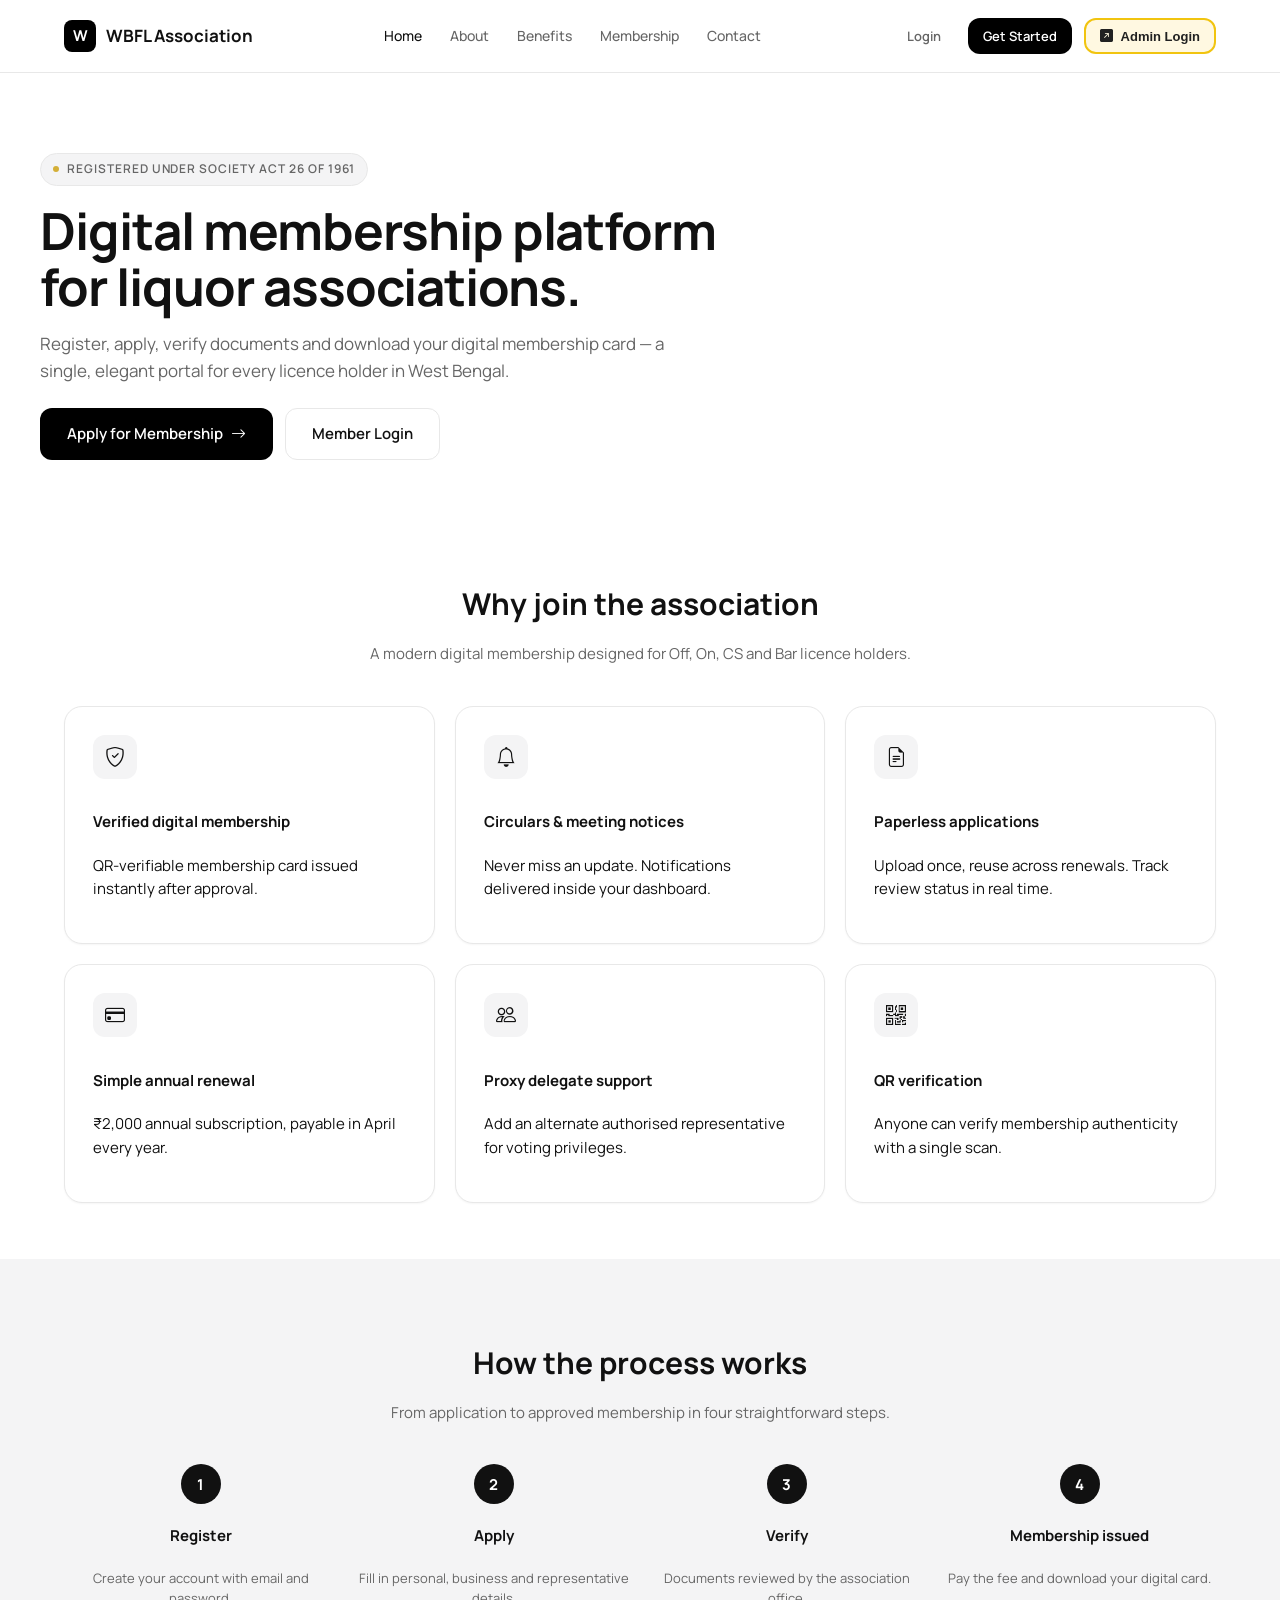
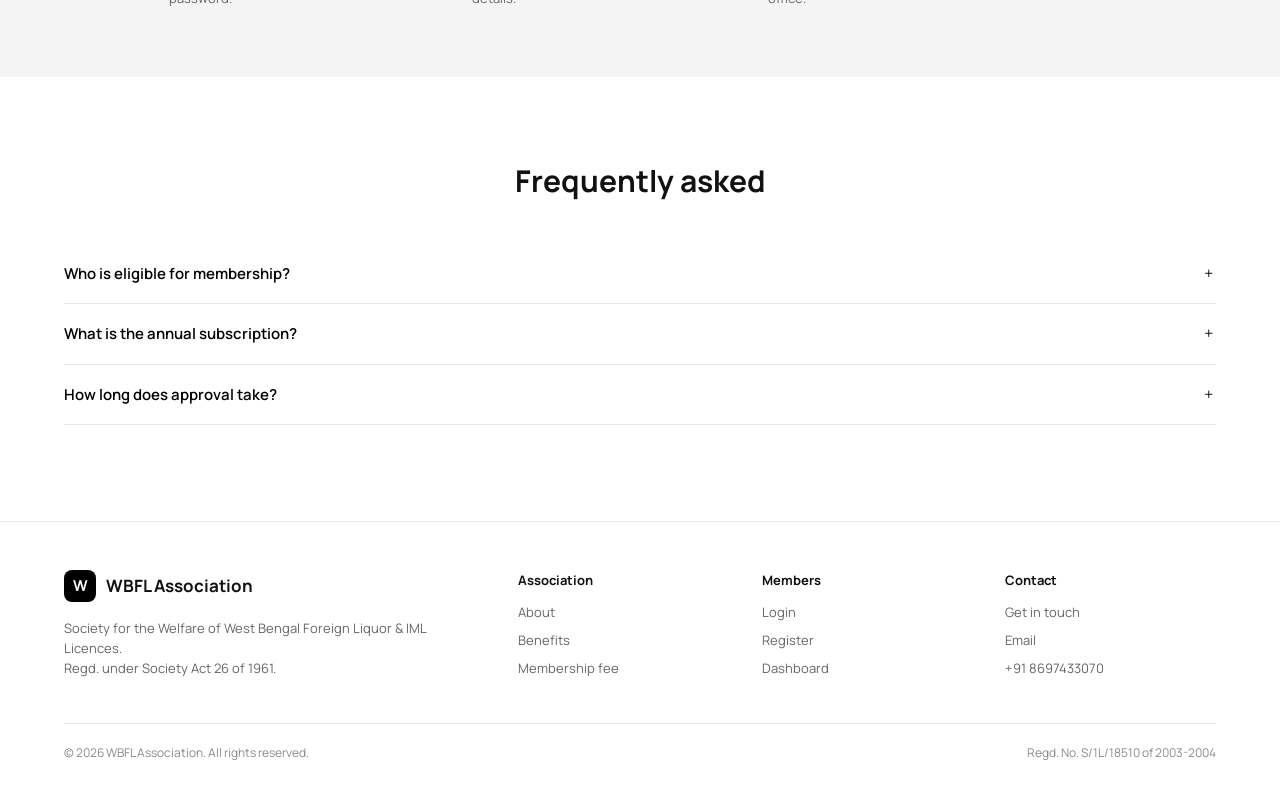
<file: index.html>
<!doctype html>
<html lang="en">
  <head>
    <meta charset="utf-8" />
    <meta name="viewport" content="width=device-width,initial-scale=1" />
    <title>Home — WBFL Association</title>
    <link rel="icon" href="favicon.ico" />
    <link href="https://fonts.googleapis.com/css2?family=Manrope:wght@400;500;600;700&display=swap" rel="stylesheet" />
    <link rel="stylesheet" href="https://cdn.jsdelivr.net/npm/bootstrap-icons@1.13.1/font/bootstrap-icons.min.css" />
    <link rel="stylesheet" href="assets/css/style.css" />
    <link rel="stylesheet" href="assets/css/components.css" />
    <link rel="stylesheet" href="assets/css/responsive.css" />
  </head>
  <body>
    <header class="nav">
      <div class="container nav-inner">
        <a href="index.html" class="brand"><span class="brand-mark">W</span> WBFL Association</a>
        <nav class="nav-links">
          <a href="index.html" class="active">Home</a>
          <a href="about.html" class="">About</a>
          <a href="benefits.html" class="">Benefits</a>
          <a href="fee.html" class="">Membership</a>
          <a href="contact.html" class="">Contact</a>
        </nav>
        <div class="nav-cta">
          <a href="login.html" class="btn btn-ghost btn-sm hide-mobile">Login</a>
          <a href="register.html" class="btn btn-primary btn-sm">Get Started</a>
          <button class="btn btn-admin btn-sm hide-mobile" id="adminLoginBtn" type="button">
            <i class="bi bi-arrow-up-right-square-fill" aria-hidden="true"></i>
            Admin Login
          </button>
          <button class="nav-toggle" data-nav-toggle aria-label="Menu" aria-expanded="false" aria-controls="mobileSheet">
            <i class="bi bi-list"></i>
          </button>
        </div>
      </div>
      <div class="mobile-sheet" id="mobileSheet">
        <a href="index.html">Home</a><a href="about.html">About</a><a href="benefits.html">Benefits</a><a href="fee.html">Membership</a><a href="contact.html">Contact</a><a href="login.html">Login</a>
        <a href="#" id="adminLoginBtnMobile"><i class="bi bi-arrow-up-right-square-fill" aria-hidden="true"></i> Admin Login</a>
      </div>
    </header>

    <main>
      <section class="hero container">
        <span class="eyebrow"><span class="dot"></span> Registered under Society Act 26 of 1961</span>
        <h1>Digital membership platform<br />for liquor associations.</h1>
        <p class="lead">Register, apply, verify documents and download your digital membership card — a single, elegant portal for every licence holder in West Bengal.</p>
        <div class="hero-actions">
          <a href="register.html" class="btn btn-primary btn-lg">Apply for Membership <i class="bi bi-arrow-right" aria-hidden="true"></i></a>
          <a href="login.html" class="btn btn-secondary btn-lg">Member Login</a>
        </div>
      </section>

      <section class="section">
        <div class="container">
          <div class="section-title">
            <h2>Why join the association</h2>
            <p>A modern digital membership designed for Off, On, CS and Bar licence holders.</p>
          </div>
          <div class="grid grid-3">
            <div class="card feature card-hover"><div class="feature-icon"><i class="bi bi-shield-check" aria-hidden="true"></i></div><h4>Verified digital membership</h4><p>QR-verifiable membership card issued instantly after approval.</p></div>
            <div class="card feature card-hover"><div class="feature-icon"><i class="bi bi-bell" aria-hidden="true"></i></div><h4>Circulars &amp; meeting notices</h4><p>Never miss an update. Notifications delivered inside your dashboard.</p></div>
            <div class="card feature card-hover"><div class="feature-icon"><i class="bi bi-file-earmark-text" aria-hidden="true"></i></div><h4>Paperless applications</h4><p>Upload once, reuse across renewals. Track review status in real time.</p></div>
            <div class="card feature card-hover"><div class="feature-icon"><i class="bi bi-credit-card" aria-hidden="true"></i></div><h4>Simple annual renewal</h4><p>&#8377;2,000 annual subscription, payable in April every year.</p></div>
            <div class="card feature card-hover"><div class="feature-icon"><i class="bi bi-people" aria-hidden="true"></i></div><h4>Proxy delegate support</h4><p>Add an alternate authorised representative for voting privileges.</p></div>
            <div class="card feature card-hover"><div class="feature-icon"><i class="bi bi-qr-code" aria-hidden="true"></i></div><h4>QR verification</h4><p>Anyone can verify membership authenticity with a single scan.</p></div>
          </div>
        </div>
      </section>

      <section class="section bg-surface">
        <div class="container">
          <div class="section-title">
            <h2>How the process works</h2>
            <p>From application to approved membership in four straightforward steps.</p>
          </div>
          <div class="process">
            <div class="process-step"><div class="step-num">1</div><h4>Register</h4><p class="small mt-8">Create your account with email and password.</p></div>
            <div class="process-step"><div class="step-num">2</div><h4>Apply</h4><p class="small mt-8">Fill in personal, business and representative details.</p></div>
            <div class="process-step"><div class="step-num">3</div><h4>Verify</h4><p class="small mt-8">Documents reviewed by the association office.</p></div>
            <div class="process-step"><div class="step-num">4</div><h4>Membership issued</h4><p class="small mt-8">Pay the fee and download your digital card.</p></div>
          </div>
        </div>
      </section>

      <section class="section">
        <div class="container">
          <div class="section-title"><h2>Frequently asked</h2></div>
          <div class="faq" data-faq>
            <div class="faq-item"><button class="faq-q" aria-expanded="false"><span>Who is eligible for membership?</span><i class="bi bi-plus" aria-hidden="true"></i></button><div class="faq-a">Any holder of a Foreign Liquor or IML licence — Off, On, CS or Bar category — in West Bengal is eligible.</div></div>
            <div class="faq-item"><button class="faq-q" aria-expanded="false"><span>What is the annual subscription?</span><i class="bi bi-plus" aria-hidden="true"></i></button><div class="faq-a">&#8377;2,000 payable at the first instance and subsequently in April every year.</div></div>
            <div class="faq-item"><button class="faq-q" aria-expanded="false"><span>How long does approval take?</span><i class="bi bi-plus" aria-hidden="true"></i></button><div class="faq-a">Typically 5&ndash;7 working days from the date of complete submission with all required documents.</div></div>
          </div>
        </div>
      </section>
    </main>

    <footer class="footer">
      <div class="container">
        <div class="footer-grid">
          <div>
            <div class="brand mb-16"><span class="brand-mark">W</span> WBFL Association</div>
            <p class="small">Society for the Welfare of West Bengal Foreign Liquor &amp; IML Licences.<br />Regd. under Society Act 26 of 1961.</p>
          </div>
          <div><h5>Association</h5><a href="about.html">About</a><a href="benefits.html">Benefits</a><a href="fee.html">Membership fee</a></div>
          <div><h5>Members</h5><a href="login.html">Login</a><a href="register.html">Register</a><a href="dashboard.html">Dashboard</a></div>
          <div><h5>Contact</h5><a href="contact.html">Get in touch</a><a href="mailto:wbfloffandonasso@gmail.com">Email</a><a href="tel:+918697433070">+91 8697433070</a></div>
        </div>
        <div class="footer-bottom">
          <span>&copy; 2026 WBFL Association. All rights reserved.</span><span>Regd. No. S/1L/18510 of 2003-2004</span>
        </div>
      </div>
    </footer>

    <div class="modal-backdrop" id="adminModalBackdrop">
      <div class="modal-card" role="dialog" aria-modal="true" aria-labelledby="adminModalTitle">
        <button class="modal-close" id="adminModalClose" type="button" aria-label="Close"><i class="bi bi-x-lg" aria-hidden="true"></i></button>
        <div class="modal-icon"><i class="bi bi-shield-lock-fill" aria-hidden="true"></i></div>
        <h3 id="adminModalTitle">Admin Login</h3>
        <p class="sub">Restricted access — association office use only.</p>
        <form class="form" id="adminLoginForm" novalidate>
          <div class="field"><label for="adminEmail">Admin email</label><input class="input" id="adminEmail" type="email" name="email" autocomplete="username" placeholder="admin@wbfl.org" required/></div>
          <div class="field"><label for="adminPassword">Password</label><input class="input" id="adminPassword" type="password" name="password" autocomplete="current-password" placeholder="Enter admin password" required/></div>
          <button class="btn btn-admin btn-block" type="submit"><i class="bi bi-arrow-up-right-square-fill" aria-hidden="true"></i> Login to Admin Panel</button>
        </form>
      </div>
    </div>

    <script src="assets/js/app.js"></script>
    <script src="assets/js/navigation.js"></script>
  </body>
</html>
</file>
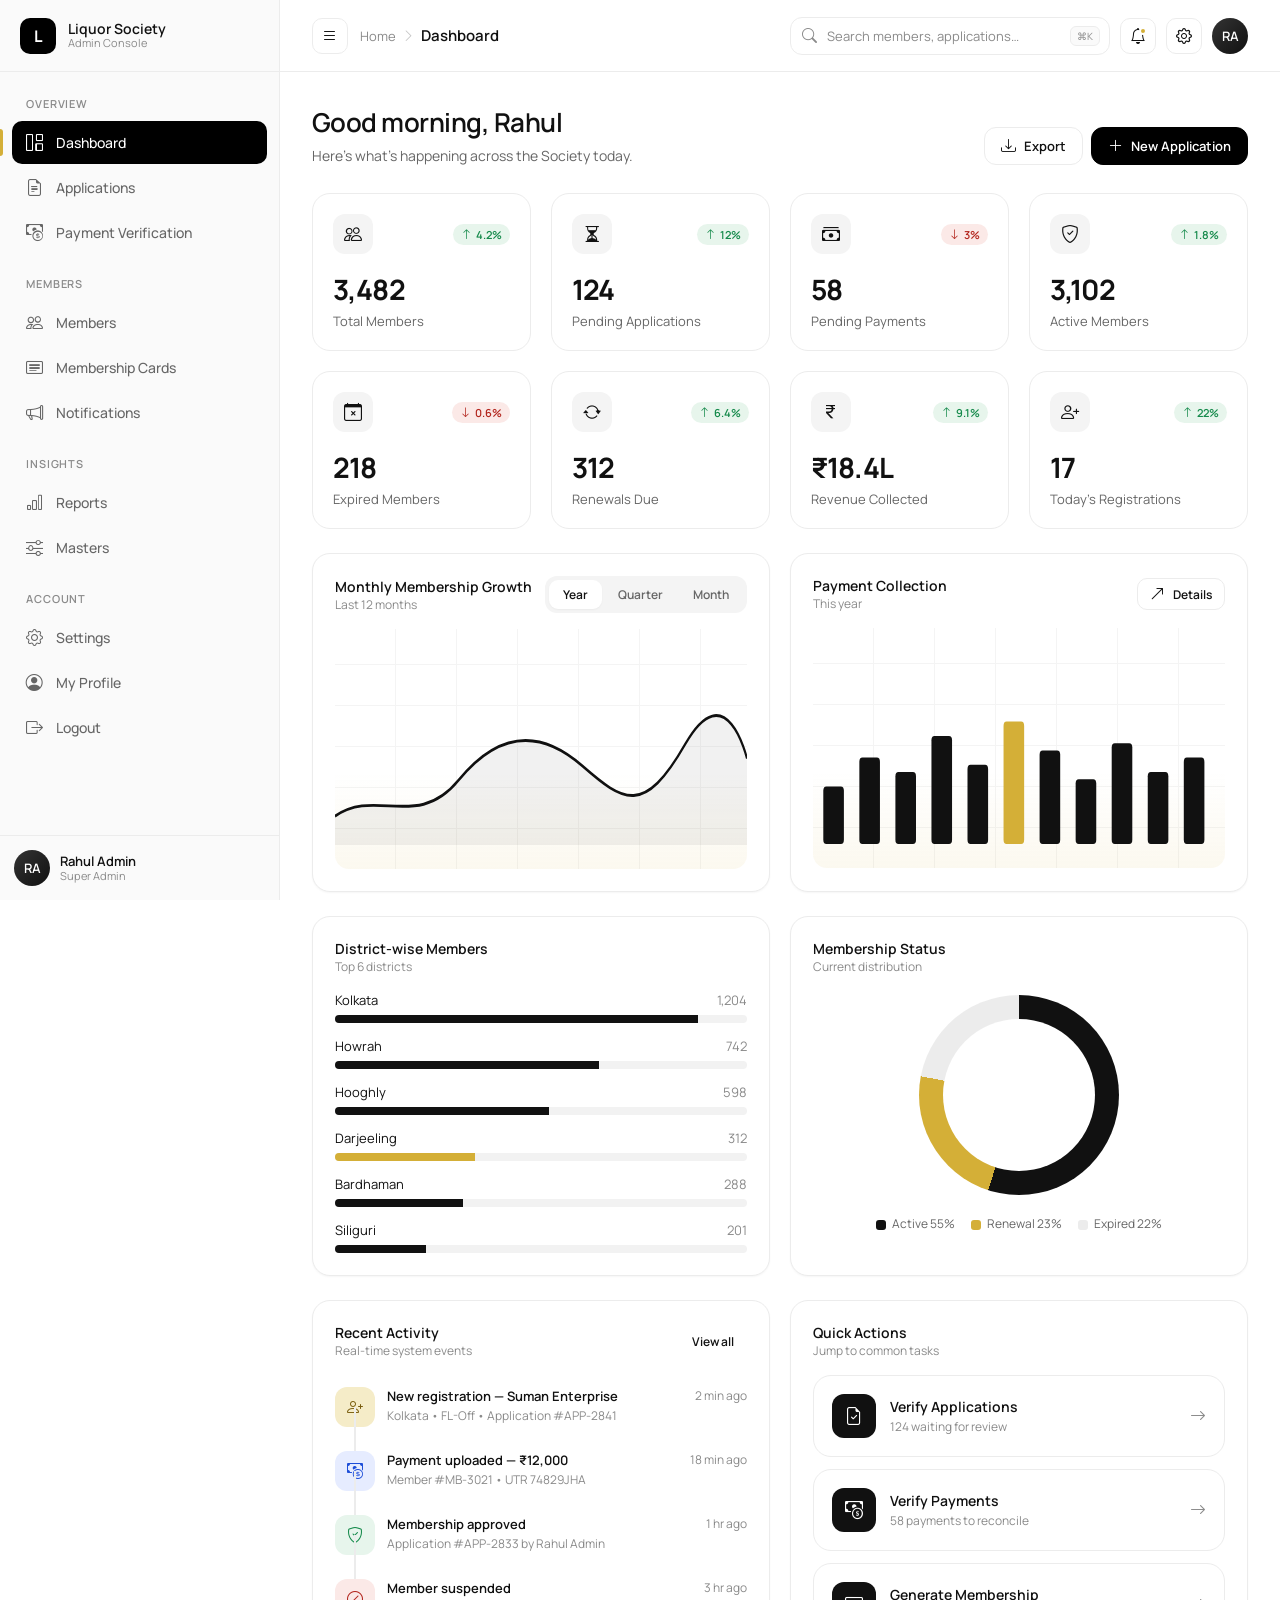
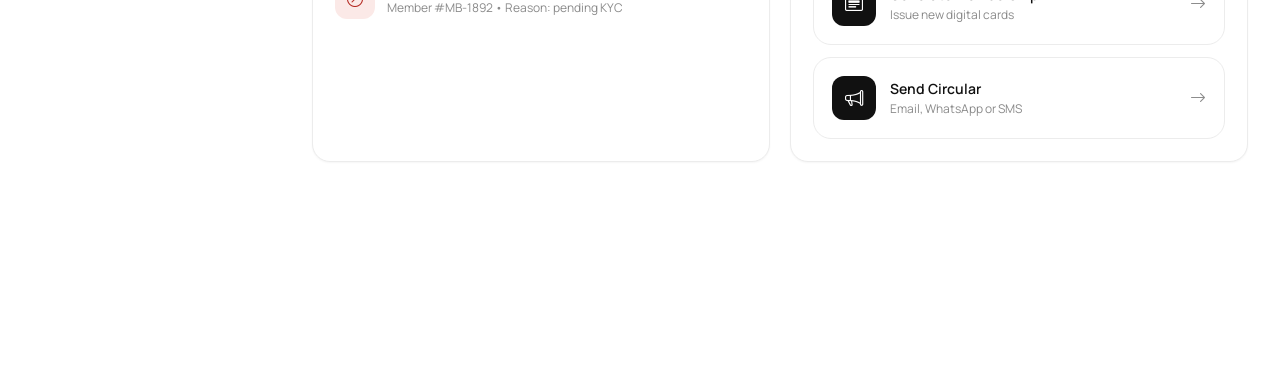
<file: admin/index.html>
<!doctype html>
<html><head><meta charset="utf-8" /><title>Admin</title>
<meta http-equiv="refresh" content="0; url=dashboard.html" />
</head><body><a href="dashboard.html">Open Admin Dashboard →</a></body></html>
</file>
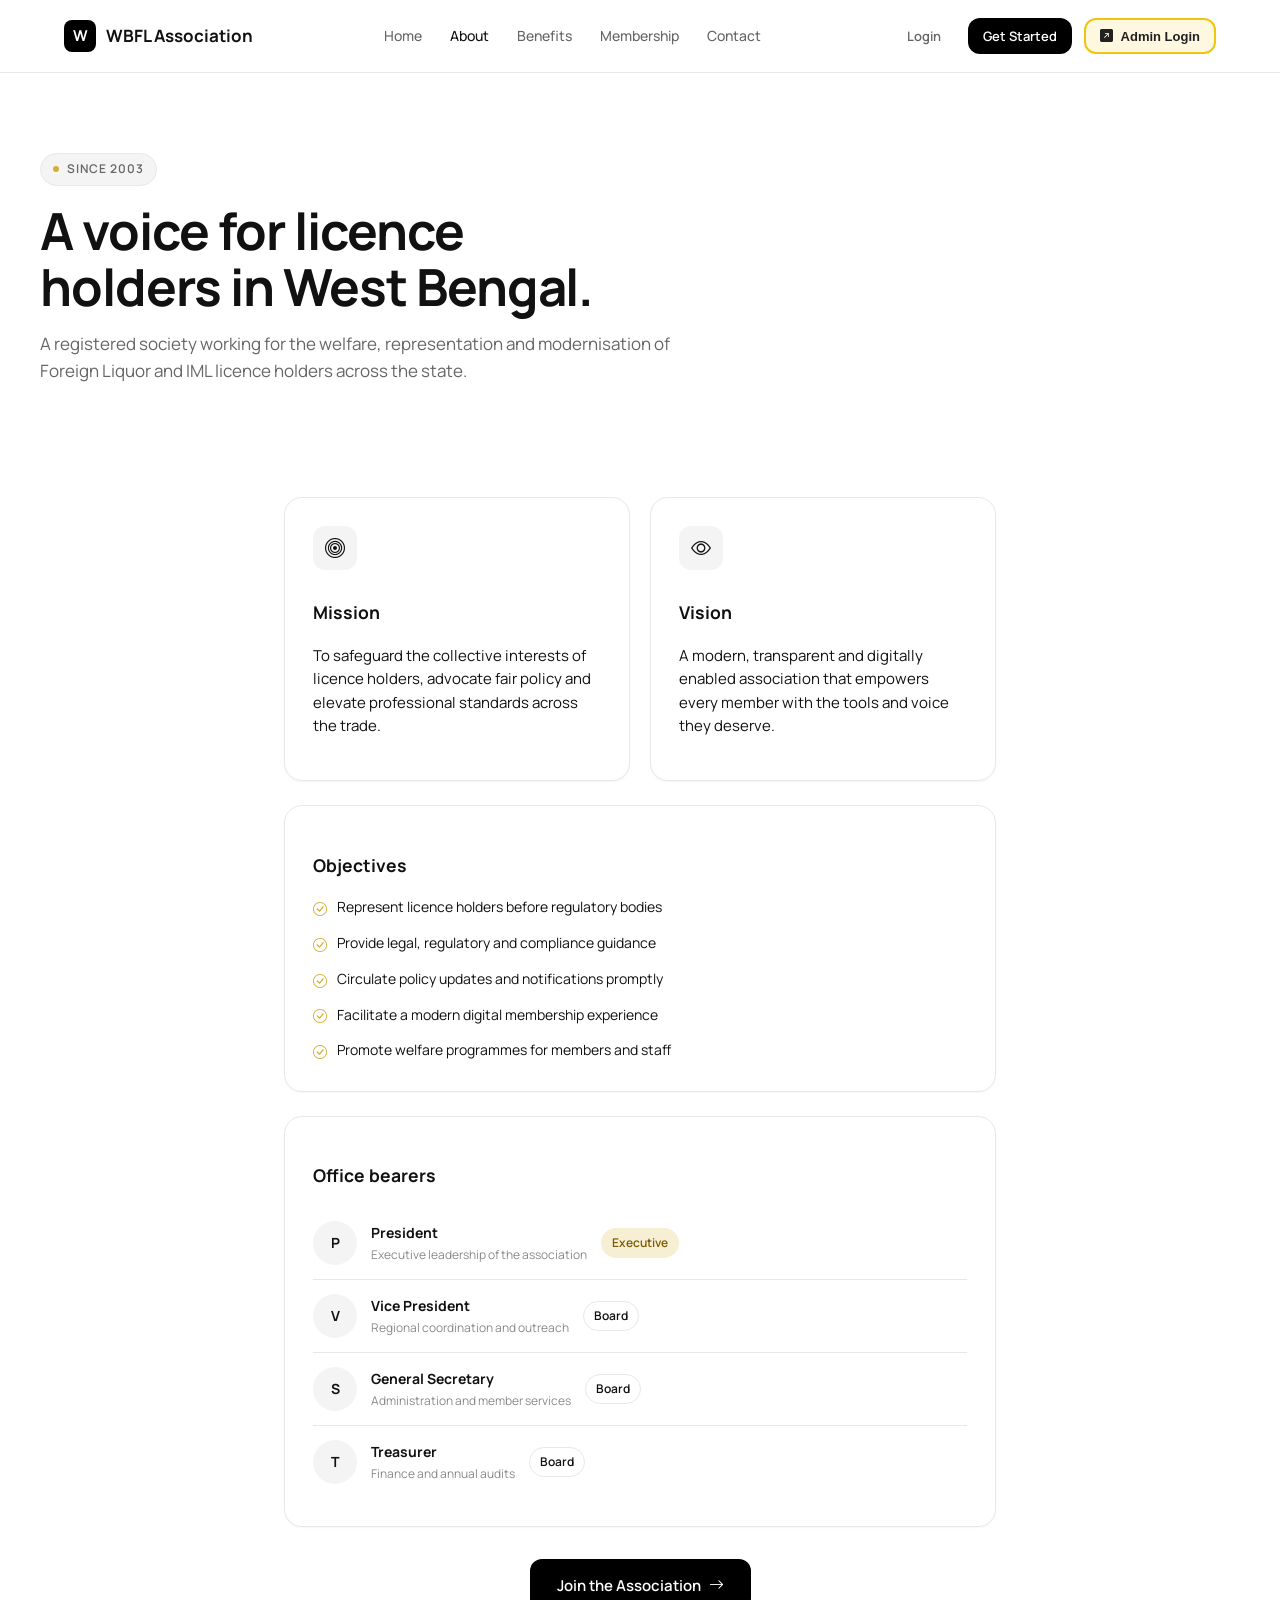
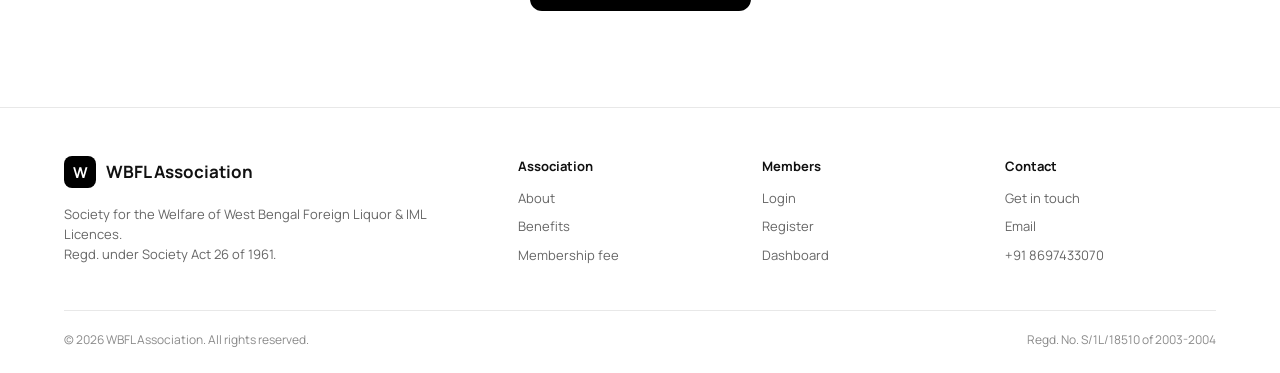
<file: about.html>
<!doctype html>
<html lang="en"><head><meta charset="utf-8"/><meta name="viewport" content="width=device-width,initial-scale=1"/>
<title>About — WBFL Association</title>
<link rel="icon" href="favicon.ico"/>
<link href="https://fonts.googleapis.com/css2?family=Manrope:wght@400;500;600;700&display=swap" rel="stylesheet"/>
<link rel="stylesheet" href="https://cdn.jsdelivr.net/npm/bootstrap-icons@1.13.1/font/bootstrap-icons.min.css"/>
<link rel="stylesheet" href="assets/css/style.css"/>
<link rel="stylesheet" href="assets/css/components.css"/>
<link rel="stylesheet" href="assets/css/responsive.css"/>


</head><body>
<header class="nav"><div class="container nav-inner">
<a href="index.html" class="brand"><span class="brand-mark">W</span> WBFL Association</a>
<nav class="nav-links">
<a href="index.html" class="">Home</a>
<a href="about.html" class="active">About</a>
<a href="benefits.html" class="">Benefits</a>
<a href="fee.html" class="">Membership</a>
<a href="contact.html" class="">Contact</a>
</nav>
<div class="nav-cta">
<a href="login.html" class="btn btn-ghost btn-sm hide-mobile">Login</a>
<a href="register.html" class="btn btn-primary btn-sm">Get Started</a>
<button class="btn btn-admin btn-sm hide-mobile" id="adminLoginBtn" type="button"><i class="bi bi-arrow-up-right-square-fill" aria-hidden="true"></i> Admin Login</button>
<button class="nav-toggle" data-nav-toggle aria-label="Menu" aria-expanded="false" aria-controls="mobileSheet"><i class="bi bi-list"></i></button>
</div></div>
<div class="mobile-sheet" id="mobileSheet">
<a href="index.html">Home</a><a href="about.html">About</a><a href="benefits.html">Benefits</a><a href="fee.html">Membership</a><a href="contact.html">Contact</a><a href="login.html">Login</a>
<a href="#" id="adminLoginBtnMobile"><i class="bi bi-arrow-up-right-square-fill" aria-hidden="true"></i> Admin Login</a>
</div></header>


<main>
<section class="hero container">
  <span class="eyebrow"><span class="dot"></span> Since 2003</span>
  <h1>A voice for licence<br/>holders in West Bengal.</h1>
  <p class="lead">A registered society working for the welfare, representation and modernisation of Foreign Liquor and IML licence holders across the state.</p>
</section>
<section class="section">
  <div class="container-sm">
    <div class="grid grid-2">
      <div class="card"><div class="feature-icon"><i class="bi bi-bullseye" aria-hidden="true"></i></div><h3>Mission</h3><p class="mt-8">To safeguard the collective interests of licence holders, advocate fair policy and elevate professional standards across the trade.</p></div>
      <div class="card"><div class="feature-icon"><i class="bi bi-eye" aria-hidden="true"></i></div><h3>Vision</h3><p class="mt-8">A modern, transparent and digitally enabled association that empowers every member with the tools and voice they deserve.</p></div>
    </div>
    <div class="card mt-24">
      <h3>Objectives</h3>
      <ul class="price-list mt-16">
        <li><i class="bi bi-check-circle" aria-hidden="true"></i> Represent licence holders before regulatory bodies</li>
        <li><i class="bi bi-check-circle" aria-hidden="true"></i> Provide legal, regulatory and compliance guidance</li>
        <li><i class="bi bi-check-circle" aria-hidden="true"></i> Circulate policy updates and notifications promptly</li>
        <li><i class="bi bi-check-circle" aria-hidden="true"></i> Facilitate a modern digital membership experience</li>
        <li><i class="bi bi-check-circle" aria-hidden="true"></i> Promote welfare programmes for members and staff</li>
      </ul>
    </div>
    <div class="card mt-24">
      <h3>Office bearers</h3>
      <div class="mt-16">
        <div class="officer"><div class="oa" aria-hidden="true">P</div><div class="oi"><h5>President</h5><p>Executive leadership of the association</p></div><span class="badge gold">Executive</span></div>
        <div class="officer"><div class="oa" aria-hidden="true">V</div><div class="oi"><h5>Vice President</h5><p>Regional coordination and outreach</p></div><span class="badge">Board</span></div>
        <div class="officer"><div class="oa" aria-hidden="true">S</div><div class="oi"><h5>General Secretary</h5><p>Administration and member services</p></div><span class="badge">Board</span></div>
        <div class="officer"><div class="oa" aria-hidden="true">T</div><div class="oi"><h5>Treasurer</h5><p>Finance and annual audits</p></div><span class="badge">Board</span></div>
      </div>
    </div>
    <div class="text-center mt-32"><a href="register.html" class="btn btn-primary btn-lg">Join the Association <i class="bi bi-arrow-right" aria-hidden="true"></i></a></div>
  </div>
</section>
</main>
<footer class="footer"><div class="container"><div class="footer-grid">
<div><div class="brand mb-16"><span class="brand-mark">W</span> WBFL Association</div><p class="small">Society for the Welfare of West Bengal Foreign Liquor &amp; IML Licences.<br/>Regd. under Society Act 26 of 1961.</p></div>
<div><h5>Association</h5><a href="about.html">About</a><a href="benefits.html">Benefits</a><a href="fee.html">Membership fee</a></div>
<div><h5>Members</h5><a href="login.html">Login</a><a href="register.html">Register</a><a href="dashboard.html">Dashboard</a></div>
<div><h5>Contact</h5><a href="contact.html">Get in touch</a><a href="mailto:wbfloffandonasso@gmail.com">Email</a><a href="tel:+918697433070">+91 8697433070</a></div>
</div><div class="footer-bottom"><span>&copy; 2026 WBFL Association. All rights reserved.</span><span>Regd. No. S/1L/18510 of 2003-2004</span></div></div></footer>

<div class="modal-backdrop" id="adminModalBackdrop">
  <div class="modal-card" role="dialog" aria-modal="true" aria-labelledby="adminModalTitle">
    <button class="modal-close" id="adminModalClose" type="button" aria-label="Close"><i class="bi bi-x-lg" aria-hidden="true"></i></button>
    <div class="modal-icon"><i class="bi bi-shield-lock-fill" aria-hidden="true"></i></div>
    <h3 id="adminModalTitle">Admin Login</h3>
    <p class="sub">Restricted access — association office use only.</p>
    <form class="form" id="adminLoginForm" novalidate>
      <div class="field"><label for="adminEmail">Admin email</label><input class="input" id="adminEmail" type="email" name="email" autocomplete="username" placeholder="admin@wbfl.org" required/></div>
      <div class="field"><label for="adminPassword">Password</label><input class="input" id="adminPassword" type="password" name="password" autocomplete="current-password" placeholder="Enter admin password" required/></div>
      <button class="btn btn-admin btn-block" type="submit"><i class="bi bi-arrow-up-right-square-fill" aria-hidden="true"></i> Login to Admin Panel</button>
    </form>
  </div>
</div>

<script src="assets/js/app.js"></script>
<script src="assets/js/navigation.js"></script>


</body></html>
</file>
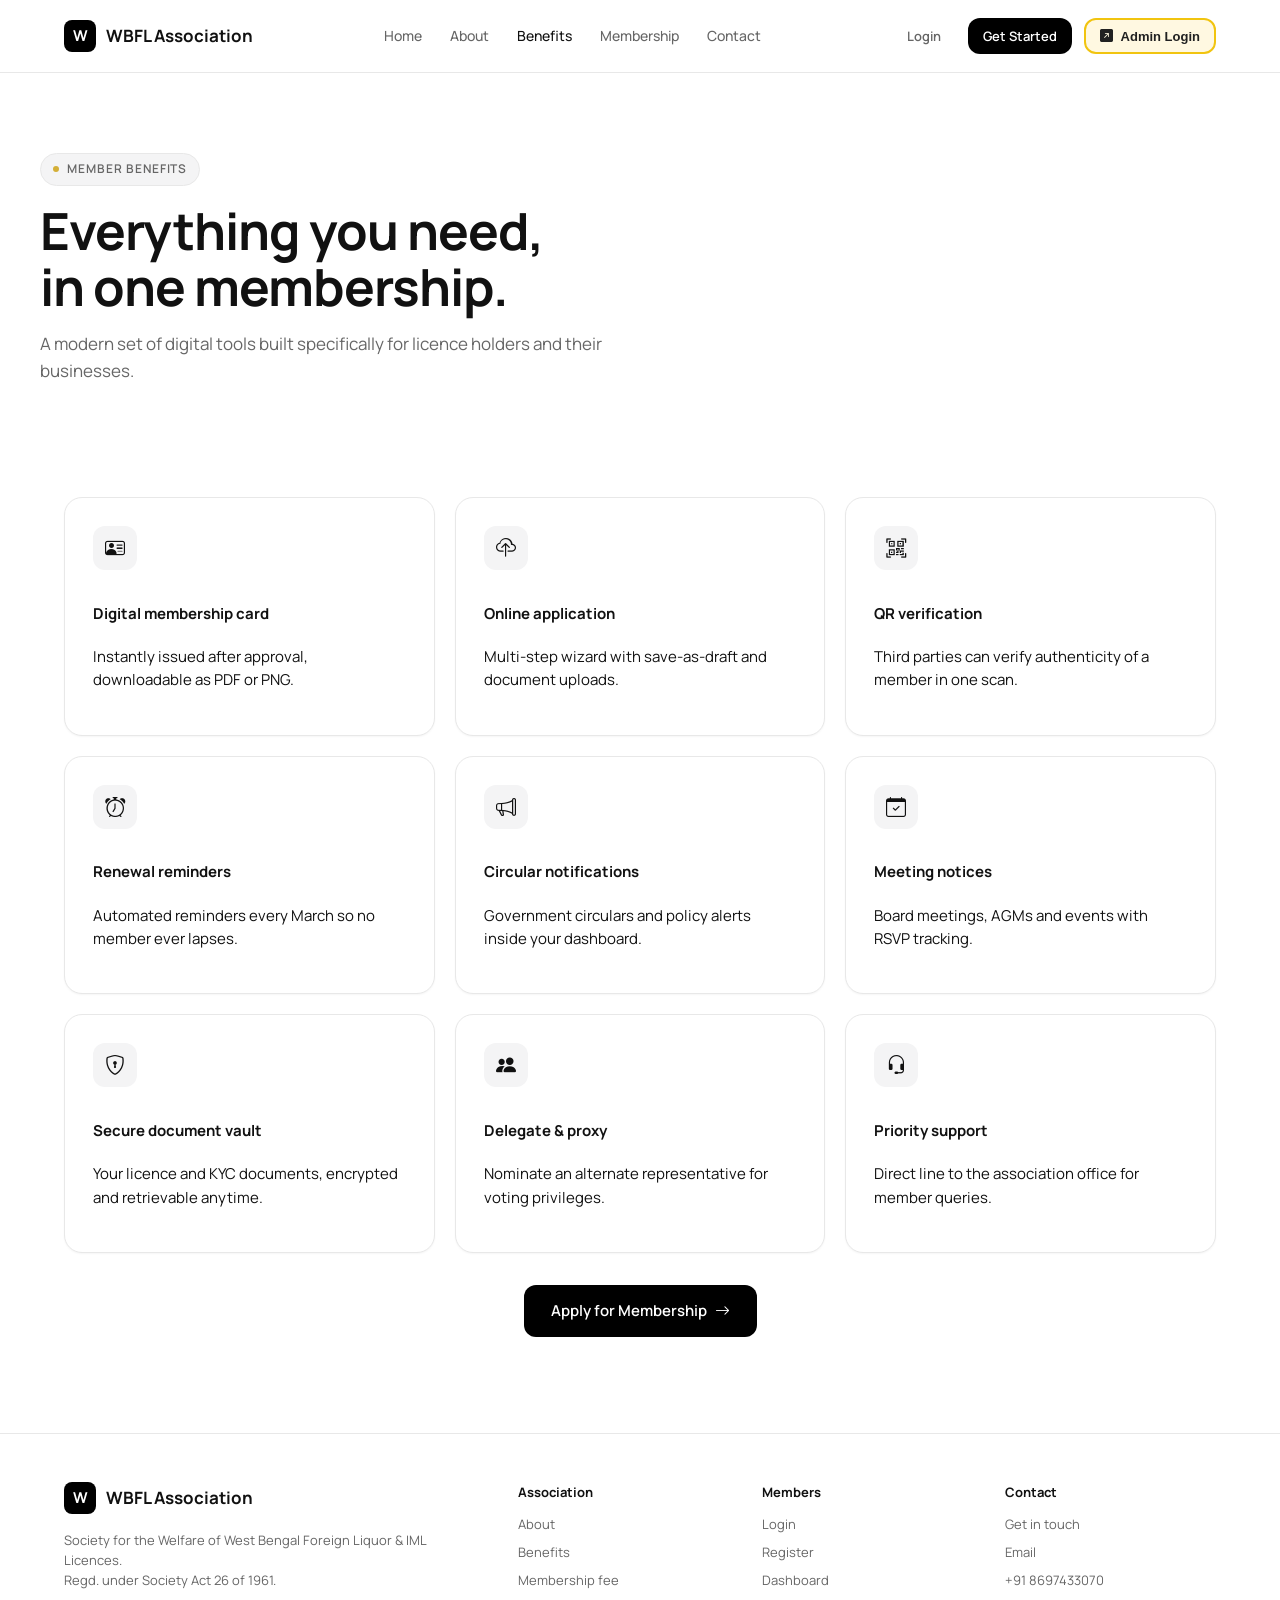
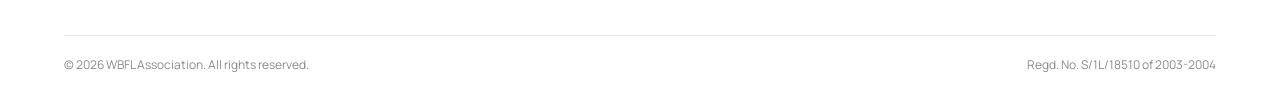
<file: benefits.html>
<!doctype html>
<html lang="en"><head><meta charset="utf-8"/><meta name="viewport" content="width=device-width,initial-scale=1"/>
<title>Membership Benefits — WBFL Association</title>
<link rel="icon" href="favicon.ico"/>
<link href="https://fonts.googleapis.com/css2?family=Manrope:wght@400;500;600;700&display=swap" rel="stylesheet"/>
<link rel="stylesheet" href="https://cdn.jsdelivr.net/npm/bootstrap-icons@1.13.1/font/bootstrap-icons.min.css"/>
<link rel="stylesheet" href="assets/css/style.css"/>
<link rel="stylesheet" href="assets/css/components.css"/>
<link rel="stylesheet" href="assets/css/responsive.css"/>


</head><body>
<header class="nav"><div class="container nav-inner">
<a href="index.html" class="brand"><span class="brand-mark">W</span> WBFL Association</a>
<nav class="nav-links">
<a href="index.html" class="">Home</a>
<a href="about.html" class="">About</a>
<a href="benefits.html" class="active">Benefits</a>
<a href="fee.html" class="">Membership</a>
<a href="contact.html" class="">Contact</a>
</nav>
<div class="nav-cta">
<a href="login.html" class="btn btn-ghost btn-sm hide-mobile">Login</a>
<a href="register.html" class="btn btn-primary btn-sm">Get Started</a>
<button class="btn btn-admin btn-sm hide-mobile" id="adminLoginBtn" type="button"><i class="bi bi-arrow-up-right-square-fill" aria-hidden="true"></i> Admin Login</button>
<button class="nav-toggle" data-nav-toggle aria-label="Menu" aria-expanded="false" aria-controls="mobileSheet"><i class="bi bi-list"></i></button>
</div></div>
<div class="mobile-sheet" id="mobileSheet">
<a href="index.html">Home</a><a href="about.html">About</a><a href="benefits.html">Benefits</a><a href="fee.html">Membership</a><a href="contact.html">Contact</a><a href="login.html">Login</a>
<a href="#" id="adminLoginBtnMobile"><i class="bi bi-arrow-up-right-square-fill" aria-hidden="true"></i> Admin Login</a>
</div></header>


<main>
<section class="hero container">
  <span class="eyebrow"><span class="dot"></span> Member Benefits</span>
  <h1>Everything you need,<br/>in one membership.</h1>
  <p class="lead">A modern set of digital tools built specifically for licence holders and their businesses.</p>
</section>
<section class="section">
  <div class="container">
    <div class="grid grid-3">
      <div class="card feature card-hover"><div class="feature-icon"><i class="bi bi-person-vcard" aria-hidden="true"></i></div><h4>Digital membership card</h4><p>Instantly issued after approval, downloadable as PDF or PNG.</p></div>
      <div class="card feature card-hover"><div class="feature-icon"><i class="bi bi-cloud-upload" aria-hidden="true"></i></div><h4>Online application</h4><p>Multi-step wizard with save-as-draft and document uploads.</p></div>
      <div class="card feature card-hover"><div class="feature-icon"><i class="bi bi-qr-code-scan" aria-hidden="true"></i></div><h4>QR verification</h4><p>Third parties can verify authenticity of a member in one scan.</p></div>
      <div class="card feature card-hover"><div class="feature-icon"><i class="bi bi-alarm" aria-hidden="true"></i></div><h4>Renewal reminders</h4><p>Automated reminders every March so no member ever lapses.</p></div>
      <div class="card feature card-hover"><div class="feature-icon"><i class="bi bi-megaphone" aria-hidden="true"></i></div><h4>Circular notifications</h4><p>Government circulars and policy alerts inside your dashboard.</p></div>
      <div class="card feature card-hover"><div class="feature-icon"><i class="bi bi-calendar-check" aria-hidden="true"></i></div><h4>Meeting notices</h4><p>Board meetings, AGMs and events with RSVP tracking.</p></div>
      <div class="card feature card-hover"><div class="feature-icon"><i class="bi bi-shield-lock" aria-hidden="true"></i></div><h4>Secure document vault</h4><p>Your licence and KYC documents, encrypted and retrievable anytime.</p></div>
      <div class="card feature card-hover"><div class="feature-icon"><i class="bi bi-people-fill" aria-hidden="true"></i></div><h4>Delegate &amp; proxy</h4><p>Nominate an alternate representative for voting privileges.</p></div>
      <div class="card feature card-hover"><div class="feature-icon"><i class="bi bi-headset" aria-hidden="true"></i></div><h4>Priority support</h4><p>Direct line to the association office for member queries.</p></div>
    </div>
    <div class="text-center mt-32"><a href="register.html" class="btn btn-primary btn-lg">Apply for Membership <i class="bi bi-arrow-right" aria-hidden="true"></i></a></div>
  </div>
</section>
</main>
<footer class="footer"><div class="container"><div class="footer-grid">
<div><div class="brand mb-16"><span class="brand-mark">W</span> WBFL Association</div><p class="small">Society for the Welfare of West Bengal Foreign Liquor &amp; IML Licences.<br/>Regd. under Society Act 26 of 1961.</p></div>
<div><h5>Association</h5><a href="about.html">About</a><a href="benefits.html">Benefits</a><a href="fee.html">Membership fee</a></div>
<div><h5>Members</h5><a href="login.html">Login</a><a href="register.html">Register</a><a href="dashboard.html">Dashboard</a></div>
<div><h5>Contact</h5><a href="contact.html">Get in touch</a><a href="mailto:wbfloffandonasso@gmail.com">Email</a><a href="tel:+918697433070">+91 8697433070</a></div>
</div><div class="footer-bottom"><span>&copy; 2026 WBFL Association. All rights reserved.</span><span>Regd. No. S/1L/18510 of 2003-2004</span></div></div></footer>

<div class="modal-backdrop" id="adminModalBackdrop">
  <div class="modal-card" role="dialog" aria-modal="true" aria-labelledby="adminModalTitle">
    <button class="modal-close" id="adminModalClose" type="button" aria-label="Close"><i class="bi bi-x-lg" aria-hidden="true"></i></button>
    <div class="modal-icon"><i class="bi bi-shield-lock-fill" aria-hidden="true"></i></div>
    <h3 id="adminModalTitle">Admin Login</h3>
    <p class="sub">Restricted access — association office use only.</p>
    <form class="form" id="adminLoginForm" novalidate>
      <div class="field"><label for="adminEmail">Admin email</label><input class="input" id="adminEmail" type="email" name="email" autocomplete="username" placeholder="admin@wbfl.org" required/></div>
      <div class="field"><label for="adminPassword">Password</label><input class="input" id="adminPassword" type="password" name="password" autocomplete="current-password" placeholder="Enter admin password" required/></div>
      <button class="btn btn-admin btn-block" type="submit"><i class="bi bi-arrow-up-right-square-fill" aria-hidden="true"></i> Login to Admin Panel</button>
    </form>
  </div>
</div>

<script src="assets/js/app.js"></script>
<script src="assets/js/navigation.js"></script>


</body></html>
</file>
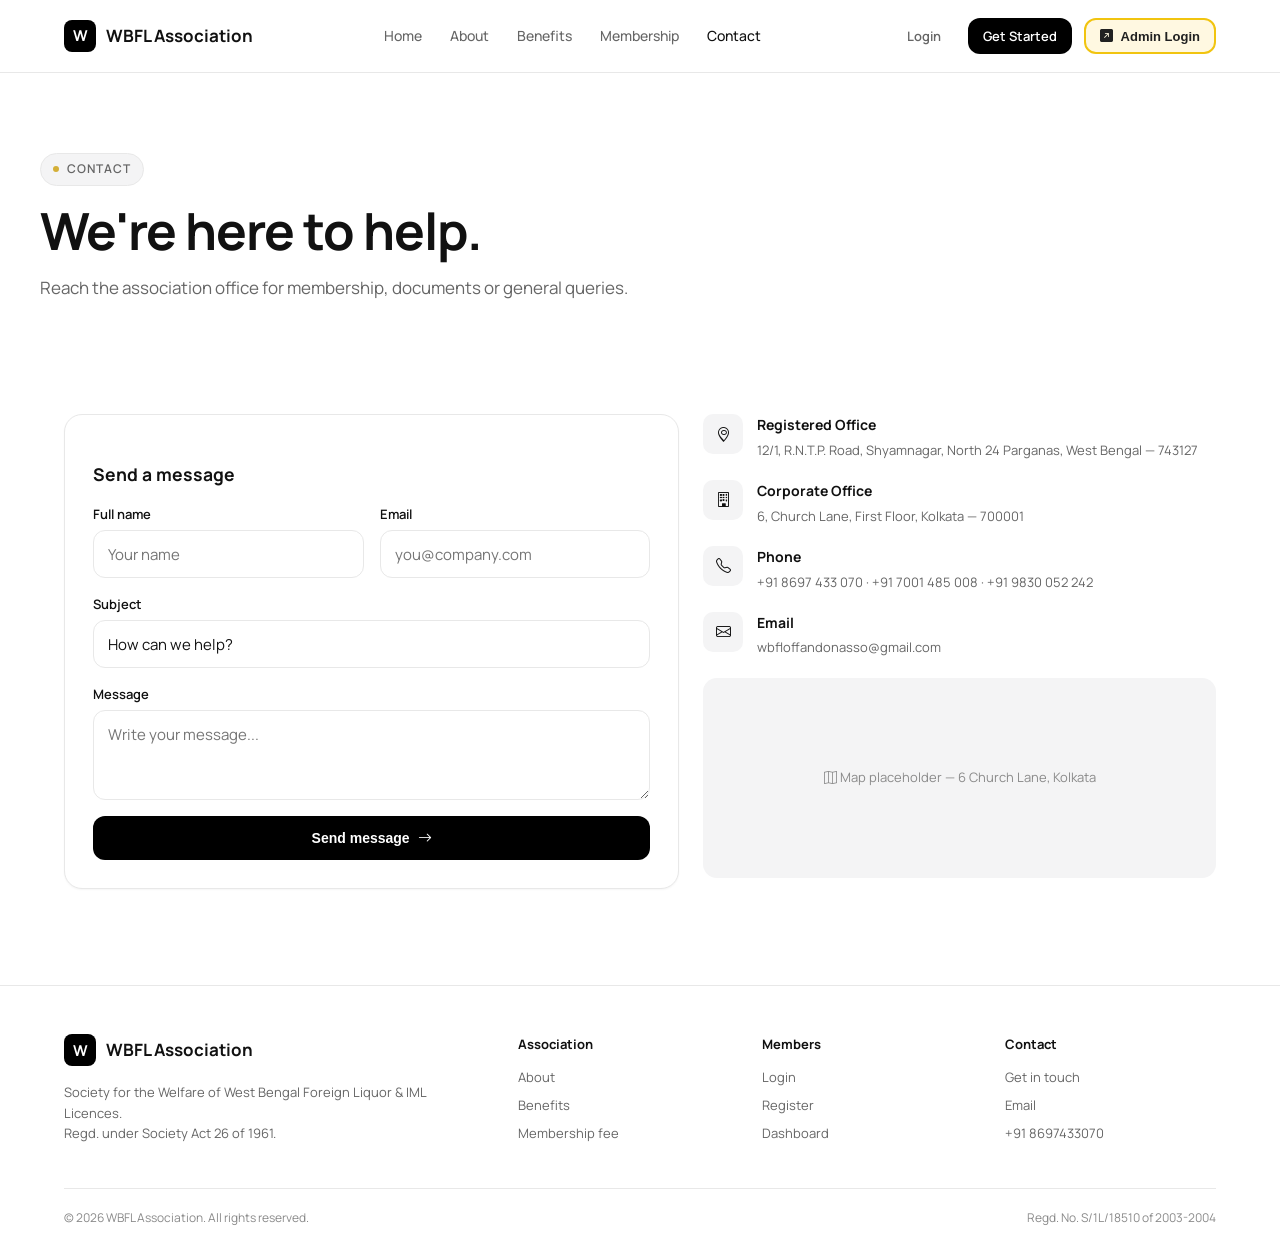
<file: contact.html>
<!doctype html>
<html lang="en"><head><meta charset="utf-8"/><meta name="viewport" content="width=device-width,initial-scale=1"/>
<title>Contact — WBFL Association</title>
<link rel="icon" href="favicon.ico"/>
<link href="https://fonts.googleapis.com/css2?family=Manrope:wght@400;500;600;700&display=swap" rel="stylesheet"/>
<link rel="stylesheet" href="https://cdn.jsdelivr.net/npm/bootstrap-icons@1.13.1/font/bootstrap-icons.min.css"/>
<link rel="stylesheet" href="assets/css/style.css"/>
<link rel="stylesheet" href="assets/css/components.css"/>
<link rel="stylesheet" href="assets/css/responsive.css"/>


</head><body>
<header class="nav"><div class="container nav-inner">
<a href="index.html" class="brand"><span class="brand-mark">W</span> WBFL Association</a>
<nav class="nav-links">
<a href="index.html" class="">Home</a>
<a href="about.html" class="">About</a>
<a href="benefits.html" class="">Benefits</a>
<a href="fee.html" class="">Membership</a>
<a href="contact.html" class="active">Contact</a>
</nav>
<div class="nav-cta">
<a href="login.html" class="btn btn-ghost btn-sm hide-mobile">Login</a>
<a href="register.html" class="btn btn-primary btn-sm">Get Started</a>
<button class="btn btn-admin btn-sm hide-mobile" id="adminLoginBtn" type="button"><i class="bi bi-arrow-up-right-square-fill" aria-hidden="true"></i> Admin Login</button>
<button class="nav-toggle" data-nav-toggle aria-label="Menu" aria-expanded="false" aria-controls="mobileSheet"><i class="bi bi-list"></i></button>
</div></div>
<div class="mobile-sheet" id="mobileSheet">
<a href="index.html">Home</a><a href="about.html">About</a><a href="benefits.html">Benefits</a><a href="fee.html">Membership</a><a href="contact.html">Contact</a><a href="login.html">Login</a>
<a href="#" id="adminLoginBtnMobile"><i class="bi bi-arrow-up-right-square-fill" aria-hidden="true"></i> Admin Login</a>
</div></header>


<main>
<section class="hero container">
  <span class="eyebrow"><span class="dot"></span> Contact</span>
  <h1>We're here to help.</h1>
  <p class="lead">Reach the association office for membership, documents or general queries.</p>
</section>
<section class="section">
  <div class="container">
    <div class="contact-grid">
      <div class="card">
        <h3 class="mb-16">Send a message</h3>
        <form class="form" id="contactForm" novalidate>
          <div class="form-row">
            <div class="field"><label for="cName">Full name</label><input class="input" id="cName" name="name" autocomplete="name" placeholder="Your name" required/></div>
            <div class="field"><label for="cEmail">Email</label><input class="input" id="cEmail" type="email" name="email" autocomplete="email" placeholder="you@company.com" required/></div>
          </div>
          <div class="field"><label for="cSubject">Subject</label>
            <select class="select" id="cSubject" name="subject">
              <option value="">How can we help?</option>
              <option>Membership Query</option>
              <option>Payment Issue</option>
              <option>Document Verification</option>
              <option>Other</option>
            </select>
          </div>
          <div class="field"><label for="cMessage">Message</label><textarea class="textarea" id="cMessage" name="message" placeholder="Write your message..." required></textarea></div>
          <button class="btn btn-primary" type="submit">Send message <i class="bi bi-arrow-right" aria-hidden="true"></i></button>
        </form>
      </div>
      <div>
        <div class="contact-info">
          <div class="contact-item"><div class="ci-ic"><i class="bi bi-geo-alt" aria-hidden="true"></i></div><div><h5>Registered Office</h5><p>12/1, R.N.T.P. Road, Shyamnagar, North 24 Parganas, West Bengal &mdash; 743127</p></div></div>
          <div class="contact-item"><div class="ci-ic"><i class="bi bi-building" aria-hidden="true"></i></div><div><h5>Corporate Office</h5><p>6, Church Lane, First Floor, Kolkata &mdash; 700001</p></div></div>
          <div class="contact-item"><div class="ci-ic"><i class="bi bi-telephone" aria-hidden="true"></i></div><div><h5>Phone</h5><p><a href="tel:+918697433070">+91 8697 433 070</a> &middot; <a href="tel:+917001485008">+91 7001 485 008</a> &middot; <a href="tel:+919830052242">+91 9830 052 242</a></p></div></div>
          <div class="contact-item"><div class="ci-ic"><i class="bi bi-envelope" aria-hidden="true"></i></div><div><h5>Email</h5><p><a href="mailto:wbfloffandonasso@gmail.com">wbfloffandonasso@gmail.com</a></p></div></div>
        </div>
        <div class="map-placeholder"><span><i class="bi bi-map" aria-hidden="true"></i> Map placeholder &mdash; 6 Church Lane, Kolkata</span></div>
      </div>
    </div>
  </div>
</section>
</main>
<footer class="footer"><div class="container"><div class="footer-grid">
<div><div class="brand mb-16"><span class="brand-mark">W</span> WBFL Association</div><p class="small">Society for the Welfare of West Bengal Foreign Liquor &amp; IML Licences.<br/>Regd. under Society Act 26 of 1961.</p></div>
<div><h5>Association</h5><a href="about.html">About</a><a href="benefits.html">Benefits</a><a href="fee.html">Membership fee</a></div>
<div><h5>Members</h5><a href="login.html">Login</a><a href="register.html">Register</a><a href="dashboard.html">Dashboard</a></div>
<div><h5>Contact</h5><a href="contact.html">Get in touch</a><a href="mailto:wbfloffandonasso@gmail.com">Email</a><a href="tel:+918697433070">+91 8697433070</a></div>
</div><div class="footer-bottom"><span>&copy; 2026 WBFL Association. All rights reserved.</span><span>Regd. No. S/1L/18510 of 2003-2004</span></div></div></footer>

<div class="modal-backdrop" id="adminModalBackdrop">
  <div class="modal-card" role="dialog" aria-modal="true" aria-labelledby="adminModalTitle">
    <button class="modal-close" id="adminModalClose" type="button" aria-label="Close"><i class="bi bi-x-lg" aria-hidden="true"></i></button>
    <div class="modal-icon"><i class="bi bi-shield-lock-fill" aria-hidden="true"></i></div>
    <h3 id="adminModalTitle">Admin Login</h3>
    <p class="sub">Restricted access — association office use only.</p>
    <form class="form" id="adminLoginForm" novalidate>
      <div class="field"><label for="adminEmail">Admin email</label><input class="input" id="adminEmail" type="email" name="email" autocomplete="username" placeholder="admin@wbfl.org" required/></div>
      <div class="field"><label for="adminPassword">Password</label><input class="input" id="adminPassword" type="password" name="password" autocomplete="current-password" placeholder="Enter admin password" required/></div>
      <button class="btn btn-admin btn-block" type="submit"><i class="bi bi-arrow-up-right-square-fill" aria-hidden="true"></i> Login to Admin Panel</button>
    </form>
  </div>
</div>

<script src="assets/js/app.js"></script>
<script src="assets/js/navigation.js"></script>


</body></html>
</file>
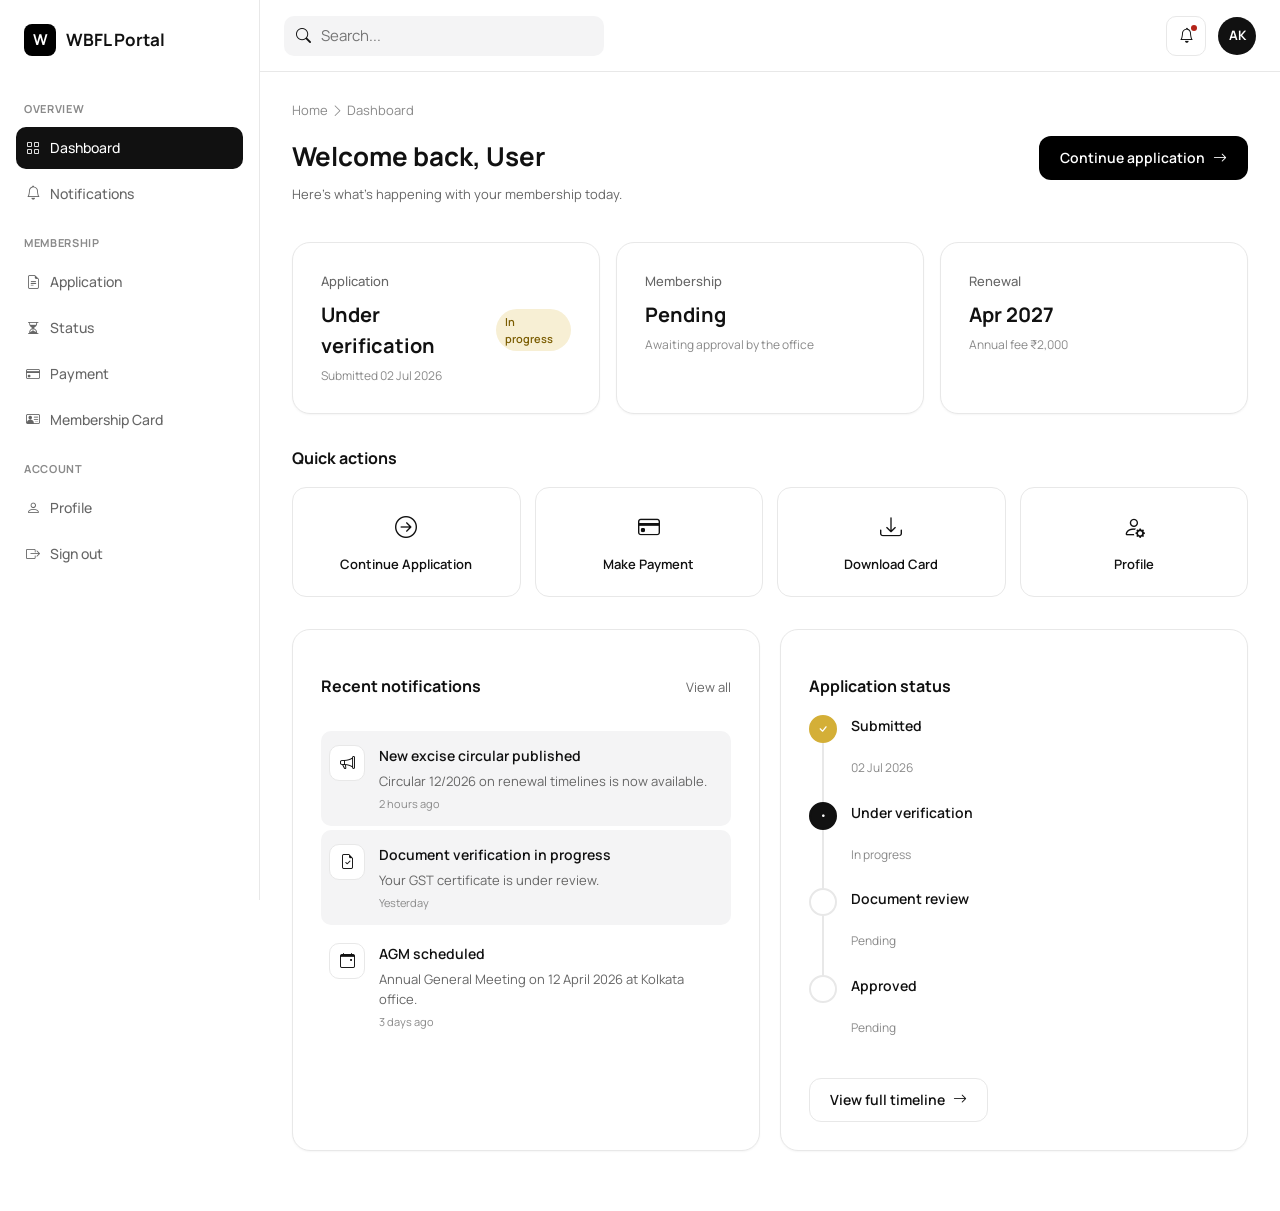
<file: dashboard.html>
<!doctype html>
<html lang="en">
  <head>
    <meta charset="utf-8" />
    <meta name="viewport" content="width=device-width,initial-scale=1" />
    <title>Dashboard — WBFL Association</title>
    <link rel="icon" href="favicon.ico" />
    <link
      href="https://fonts.googleapis.com/css2?family=Manrope:wght@400;500;600;700&display=swap"
      rel="stylesheet"
    />
    <link
      rel="stylesheet"
      href="https://cdn.jsdelivr.net/npm/bootstrap-icons@1.13.1/font/bootstrap-icons.min.css"
    />
    <link rel="stylesheet" href="assets/css/style.css" />
    <link rel="stylesheet" href="assets/css/components.css" />
    <link rel="stylesheet" href="assets/css/responsive.css" />
  </head>
  <body>
    <div class="portal">
      <div class="sidebar-backdrop"></div>
      <aside class="sidebar">
        <button
          class="sidebar-close"
          data-sidebar-close
          aria-label="Close menu"
        >
          <i class="bi bi-x-lg"></i>
        </button>
        <a href="index.html" class="brand"
          ><span class="brand-mark">W</span> WBFL Portal</a
        >
        <div class="side-section">Overview</div>
        <a href="dashboard.html" class="side-link active"
          ><i class="bi bi-grid"></i> Dashboard</a
        >
        <a href="member/notifications.html" class="side-link"
          ><i class="bi bi-bell"></i> Notifications</a
        >
        <div class="side-section">Membership</div>
        <a href="membership/step1.html" class="side-link"
          ><i class="bi bi-file-earmark-text"></i> Application</a
        >
        <a href="membership/status.html" class="side-link"
          ><i class="bi bi-hourglass-split"></i> Status</a
        >
        <a href="payment/payment.html" class="side-link"
          ><i class="bi bi-credit-card"></i> Payment</a
        >
        <a href="member/membership-card.html" class="side-link"
          ><i class="bi bi-person-vcard"></i> Membership Card</a
        >
        <div class="side-section">Account</div>
        <a href="member/profile.html" class="side-link"
          ><i class="bi bi-person"></i> Profile</a
        >
        <a href="login.html" class="side-link"
          ><i class="bi bi-box-arrow-right"></i> Sign out</a
        >
      </aside>
      <div class="portal-main">
        <header class="topbar">
          <div class="topbar-left">
            <button class="icon-btn" data-sidebar-toggle aria-label="Open menu">
              <i class="bi bi-list"></i>
            </button>
            <div class="topbar-search">
              <i class="bi bi-search"></i
              ><input placeholder="Search..." aria-label="Search" />
            </div>
          </div>
          <div class="topbar-right">
            <a
              href="member/notifications.html"
              class="icon-btn"
              aria-label="Notifications"
              ><i class="bi bi-bell"></i><span class="dot-badge"></span
            ></a>
            <div class="avatar">AK</div>
          </div>
        </header>
        <div class="page">
          <div class="breadcrumb">
            <a href="dashboard.html">Home</a>
            <i class="bi bi-chevron-right"></i> Dashboard
          </div>

          <div class="page-head">
            <div>
              <h1 class="page-title">Welcome back, User</h1>
              <p class="small mt-8">
                Here's what's happening with your membership today.
              </p>
            </div>
            <a href="membership/step1.html" class="btn btn-primary"
              >Continue application
              <i class="bi bi-arrow-right" aria-hidden="true"></i
            ></a>
          </div>
          <div class="stat-grid">
            <div class="card stat">
              <h4>Application</h4>
              <div class="val">
                Under verification
                <span class="badge gold sm">In progress</span>
              </div>
              <div class="meta">Submitted 02 Jul 2026</div>
            </div>
            <div class="card stat">
              <h4>Membership</h4>
              <div class="val">Pending</div>
              <div class="meta">Awaiting approval by the office</div>
            </div>
            <div class="card stat">
              <h4>Renewal</h4>
              <div class="val">Apr 2027</div>
              <div class="meta">Annual fee &#8377;2,000</div>
            </div>
          </div>
          <h3 class="mt-32 mb-16 h-card">Quick actions</h3>
          <div class="qa-grid" id="quickActions">
            <a href="membership/step1.html" class="qa" data-qa="continue"
              ><i class="bi bi-arrow-right-circle" aria-hidden="true"></i
              ><span>Continue Application</span></a
            >
            <a href="payment/payment.html" class="qa"
              ><i class="bi bi-credit-card" aria-hidden="true"></i
              ><span>Make Payment</span></a
            >
            <a href="member/membership-card.html" class="qa"
              ><i class="bi bi-download" aria-hidden="true"></i
              ><span>Download Card</span></a
            >
            <a href="member/profile.html" class="qa"
              ><i class="bi bi-person-gear" aria-hidden="true"></i
              ><span>Profile</span></a
            >
          </div>
          <div class="grid grid-2 mt-32">
            <div class="card">
              <div class="flex between center mb-16">
                <h3 class="h-card">Recent notifications</h3>
                <a href="member/notifications.html" class="small">View all</a>
              </div>
              <div class="notif-list">
                <div class="notif unread">
                  <div class="n-icon">
                    <i class="bi bi-megaphone" aria-hidden="true"></i>
                  </div>
                  <div class="n-body">
                    <div class="n-title">New excise circular published</div>
                    <p>
                      Circular 12/2026 on renewal timelines is now available.
                    </p>
                    <div class="n-time">2 hours ago</div>
                  </div>
                </div>
                <div class="notif unread">
                  <div class="n-icon">
                    <i class="bi bi-file-earmark-check" aria-hidden="true"></i>
                  </div>
                  <div class="n-body">
                    <div class="n-title">Document verification in progress</div>
                    <p>Your GST certificate is under review.</p>
                    <div class="n-time">Yesterday</div>
                  </div>
                </div>
                <div class="notif">
                  <div class="n-icon">
                    <i class="bi bi-calendar-event" aria-hidden="true"></i>
                  </div>
                  <div class="n-body">
                    <div class="n-title">AGM scheduled</div>
                    <p>
                      Annual General Meeting on 12 April 2026 at Kolkata office.
                    </p>
                    <div class="n-time">3 days ago</div>
                  </div>
                </div>
              </div>
            </div>
            <div class="card">
              <h3 class="h-card mb-16">Application status</h3>
              <div class="tl">
                <div class="tl-item done" aria-label="Completed: Submitted">
                  <div class="tl-dot">
                    <i class="bi bi-check" aria-hidden="true"></i>
                  </div>
                  <div class="tl-title">Submitted</div>
                  <div class="tl-meta"></div>
                  <div class="tl-meta">02 Jul 2026</div>
                </div>
                <div
                  class="tl-item current"
                  aria-label="Current: Under verification"
                >
                  <div class="tl-dot">
                    <i class="bi bi-dot" aria-hidden="true"></i>
                  </div>
                  <div class="tl-title">Under verification</div>
                  <div class="tl-meta"></div>
                  <div class="tl-meta">In progress</div>
                </div>
                <div class="tl-item" aria-label="Pending: Document review">
                  <div class="tl-dot"></div>
                  <div class="tl-title">Document review</div>
                  <div class="tl-meta"></div>
                  <div class="tl-meta">Pending</div>
                </div>
                <div class="tl-item" aria-label="Pending: Approved">
                  <div class="tl-dot"></div>
                  <div class="tl-title">Approved</div>
                  <div class="tl-meta"></div>
                  <div class="tl-meta">Pending</div>
                </div>
              </div>
              <a href="membership/status.html" class="btn btn-secondary mt-16"
                >View full timeline
                <i class="bi bi-arrow-right" aria-hidden="true"></i
              ></a>
            </div>
          </div>
        </div>
      </div>
    </div>
    <script src="assets/js/app.js"></script>
    <script src="assets/js/navigation.js"></script>
  </body>
</html>
</file>
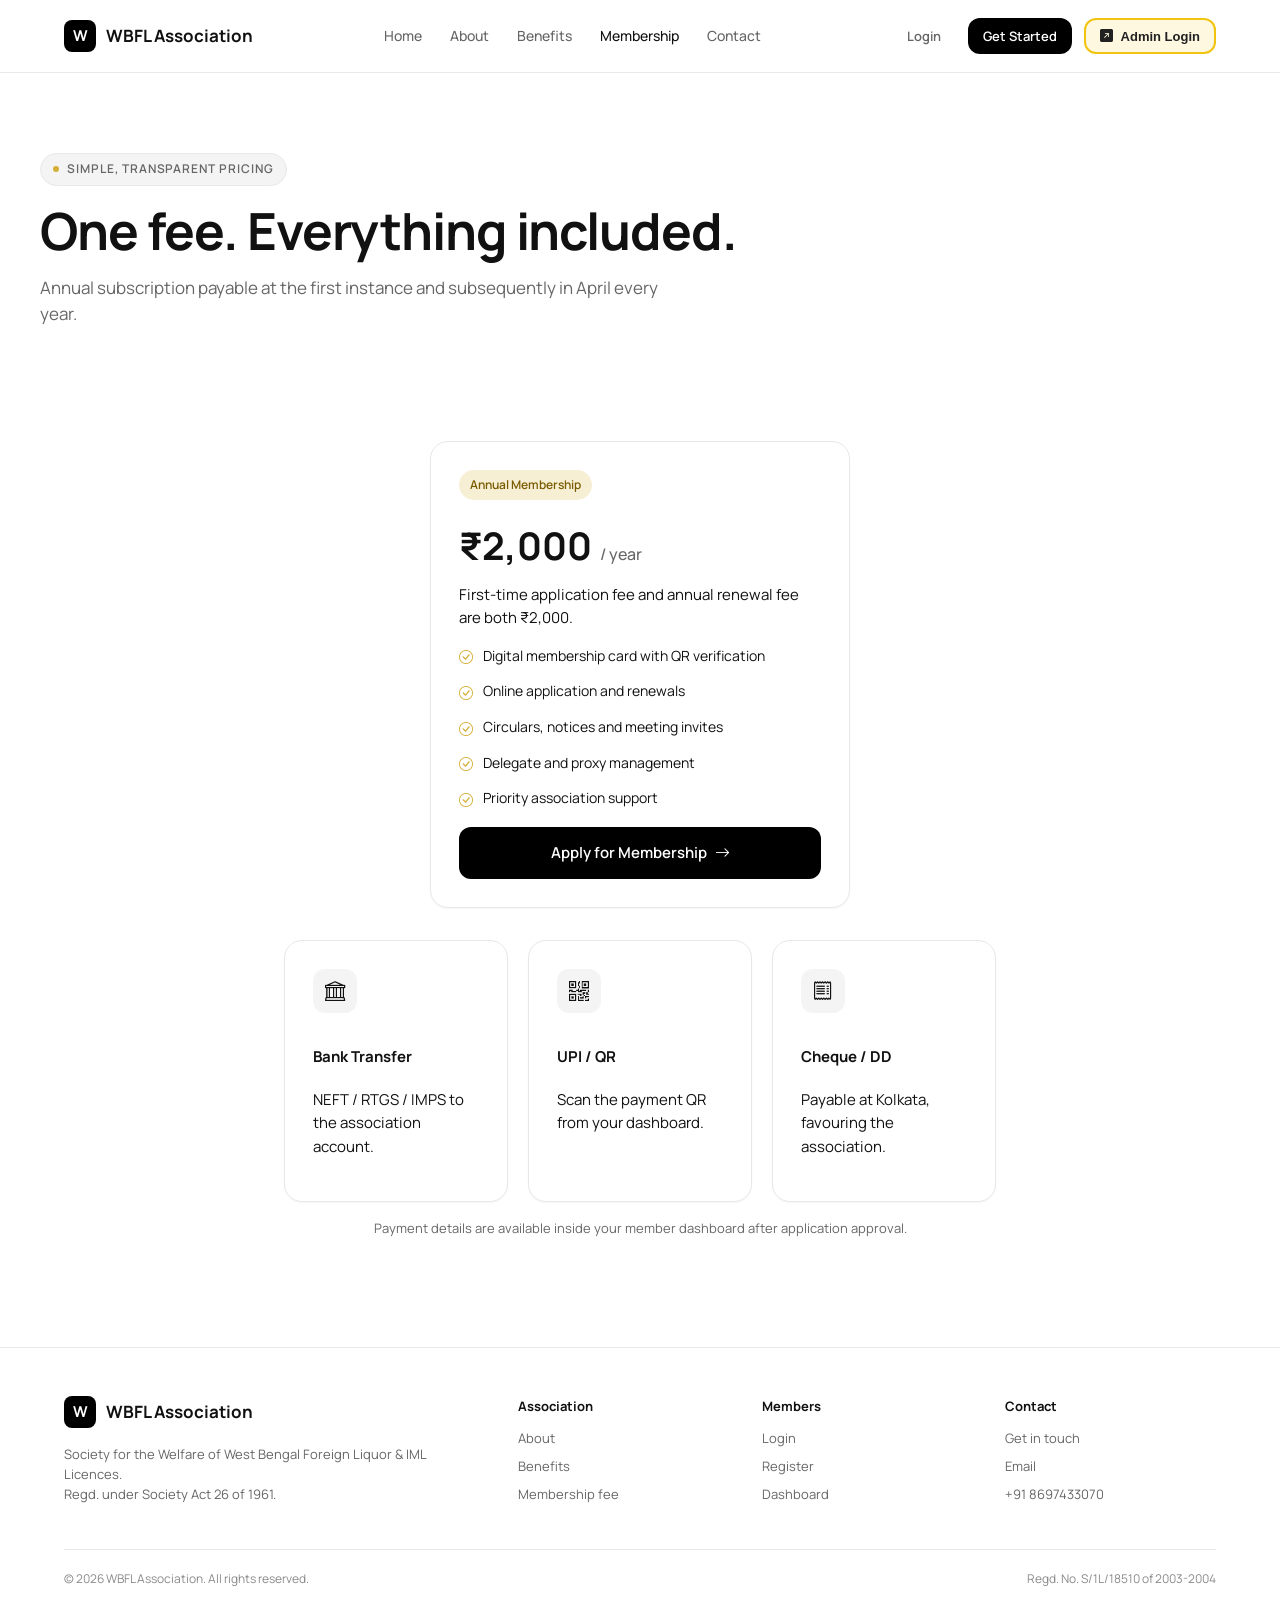
<file: fee.html>
<!doctype html>
<html lang="en"><head><meta charset="utf-8"/><meta name="viewport" content="width=device-width,initial-scale=1"/>
<title>Membership Fee — WBFL Association</title>
<link rel="icon" href="favicon.ico"/>
<link href="https://fonts.googleapis.com/css2?family=Manrope:wght@400;500;600;700&display=swap" rel="stylesheet"/>
<link rel="stylesheet" href="https://cdn.jsdelivr.net/npm/bootstrap-icons@1.13.1/font/bootstrap-icons.min.css"/>
<link rel="stylesheet" href="assets/css/style.css"/>
<link rel="stylesheet" href="assets/css/components.css"/>
<link rel="stylesheet" href="assets/css/responsive.css"/>


</head><body>
<header class="nav"><div class="container nav-inner">
<a href="index.html" class="brand"><span class="brand-mark">W</span> WBFL Association</a>
<nav class="nav-links">
<a href="index.html" class="">Home</a>
<a href="about.html" class="">About</a>
<a href="benefits.html" class="">Benefits</a>
<a href="fee.html" class="active">Membership</a>
<a href="contact.html" class="">Contact</a>
</nav>
<div class="nav-cta">
<a href="login.html" class="btn btn-ghost btn-sm hide-mobile">Login</a>
<a href="register.html" class="btn btn-primary btn-sm">Get Started</a>
<button class="btn btn-admin btn-sm hide-mobile" id="adminLoginBtn" type="button"><i class="bi bi-arrow-up-right-square-fill" aria-hidden="true"></i> Admin Login</button>
<button class="nav-toggle" data-nav-toggle aria-label="Menu" aria-expanded="false" aria-controls="mobileSheet"><i class="bi bi-list"></i></button>
</div></div>
<div class="mobile-sheet" id="mobileSheet">
<a href="index.html">Home</a><a href="about.html">About</a><a href="benefits.html">Benefits</a><a href="fee.html">Membership</a><a href="contact.html">Contact</a><a href="login.html">Login</a>
<a href="#" id="adminLoginBtnMobile"><i class="bi bi-arrow-up-right-square-fill" aria-hidden="true"></i> Admin Login</a>
</div></header>


<main>
<section class="hero container">
  <span class="eyebrow"><span class="dot"></span> Simple, transparent pricing</span>
  <h1>One fee. Everything included.</h1>
  <p class="lead">Annual subscription payable at the first instance and subsequently in April every year.</p>
</section>
<section class="section">
  <div class="container-sm">
    <div class="card price-card">
      <span class="badge gold">Annual Membership</span>
      <div class="price-tag mt-16">&#8377;2,000 <small>/ year</small></div>
      <p class="mt-8">First-time application fee and annual renewal fee are both &#8377;2,000.</p>
      <ul class="price-list mt-24">
        <li><i class="bi bi-check-circle" aria-hidden="true"></i> Digital membership card with QR verification</li>
        <li><i class="bi bi-check-circle" aria-hidden="true"></i> Online application and renewals</li>
        <li><i class="bi bi-check-circle" aria-hidden="true"></i> Circulars, notices and meeting invites</li>
        <li><i class="bi bi-check-circle" aria-hidden="true"></i> Delegate and proxy management</li>
        <li><i class="bi bi-check-circle" aria-hidden="true"></i> Priority association support</li>
      </ul>
      <a href="register.html" class="btn btn-primary btn-lg btn-block mt-16">Apply for Membership <i class="bi bi-arrow-right" aria-hidden="true"></i></a>
    </div>
    <div class="grid grid-3 mt-32">
      <div class="card feature"><div class="feature-icon"><i class="bi bi-bank" aria-hidden="true"></i></div><h4>Bank Transfer</h4><p>NEFT / RTGS / IMPS to the association account.</p></div>
      <div class="card feature"><div class="feature-icon"><i class="bi bi-qr-code" aria-hidden="true"></i></div><h4>UPI / QR</h4><p>Scan the payment QR from your dashboard.</p></div>
      <div class="card feature"><div class="feature-icon"><i class="bi bi-receipt" aria-hidden="true"></i></div><h4>Cheque / DD</h4><p>Payable at Kolkata, favouring the association.</p></div>
    </div>
    <p class="small mt-16 text-center">Payment details are available inside your member dashboard after application approval.</p>
  </div>
</section>
</main>
<footer class="footer"><div class="container"><div class="footer-grid">
<div><div class="brand mb-16"><span class="brand-mark">W</span> WBFL Association</div><p class="small">Society for the Welfare of West Bengal Foreign Liquor &amp; IML Licences.<br/>Regd. under Society Act 26 of 1961.</p></div>
<div><h5>Association</h5><a href="about.html">About</a><a href="benefits.html">Benefits</a><a href="fee.html">Membership fee</a></div>
<div><h5>Members</h5><a href="login.html">Login</a><a href="register.html">Register</a><a href="dashboard.html">Dashboard</a></div>
<div><h5>Contact</h5><a href="contact.html">Get in touch</a><a href="mailto:wbfloffandonasso@gmail.com">Email</a><a href="tel:+918697433070">+91 8697433070</a></div>
</div><div class="footer-bottom"><span>&copy; 2026 WBFL Association. All rights reserved.</span><span>Regd. No. S/1L/18510 of 2003-2004</span></div></div></footer>

<div class="modal-backdrop" id="adminModalBackdrop">
  <div class="modal-card" role="dialog" aria-modal="true" aria-labelledby="adminModalTitle">
    <button class="modal-close" id="adminModalClose" type="button" aria-label="Close"><i class="bi bi-x-lg" aria-hidden="true"></i></button>
    <div class="modal-icon"><i class="bi bi-shield-lock-fill" aria-hidden="true"></i></div>
    <h3 id="adminModalTitle">Admin Login</h3>
    <p class="sub">Restricted access — association office use only.</p>
    <form class="form" id="adminLoginForm" novalidate>
      <div class="field"><label for="adminEmail">Admin email</label><input class="input" id="adminEmail" type="email" name="email" autocomplete="username" placeholder="admin@wbfl.org" required/></div>
      <div class="field"><label for="adminPassword">Password</label><input class="input" id="adminPassword" type="password" name="password" autocomplete="current-password" placeholder="Enter admin password" required/></div>
      <button class="btn btn-admin btn-block" type="submit"><i class="bi bi-arrow-up-right-square-fill" aria-hidden="true"></i> Login to Admin Panel</button>
    </form>
  </div>
</div>

<script src="assets/js/app.js"></script>
<script src="assets/js/navigation.js"></script>


</body></html>
</file>
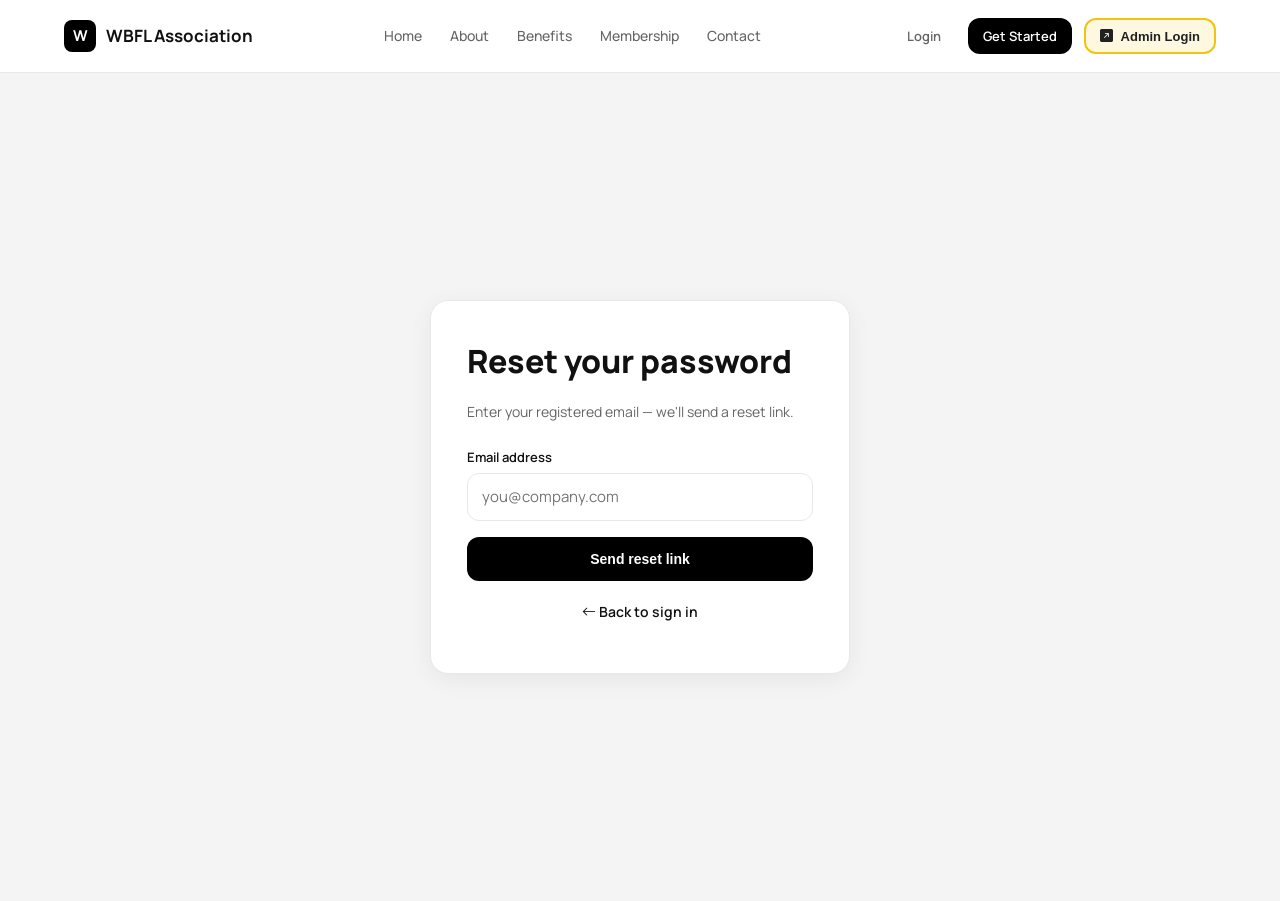
<file: forgot-password.html>
<!doctype html>
<html lang="en"><head><meta charset="utf-8"/><meta name="viewport" content="width=device-width,initial-scale=1"/>
<title>Forgot password — WBFL Association</title>
<link rel="icon" href="favicon.ico"/>
<link href="https://fonts.googleapis.com/css2?family=Manrope:wght@400;500;600;700&display=swap" rel="stylesheet"/>
<link rel="stylesheet" href="https://cdn.jsdelivr.net/npm/bootstrap-icons@1.13.1/font/bootstrap-icons.min.css"/>
<link rel="stylesheet" href="assets/css/style.css"/>
<link rel="stylesheet" href="assets/css/components.css"/>
<link rel="stylesheet" href="assets/css/responsive.css"/>


</head><body>
<header class="nav"><div class="container nav-inner">
<a href="index.html" class="brand"><span class="brand-mark">W</span> WBFL Association</a>
<nav class="nav-links">
<a href="index.html" class="">Home</a>
<a href="about.html" class="">About</a>
<a href="benefits.html" class="">Benefits</a>
<a href="fee.html" class="">Membership</a>
<a href="contact.html" class="">Contact</a>
</nav>
<div class="nav-cta">
<a href="login.html" class="btn btn-ghost btn-sm hide-mobile">Login</a>
<a href="register.html" class="btn btn-primary btn-sm">Get Started</a>
<button class="btn btn-admin btn-sm hide-mobile" id="adminLoginBtn" type="button"><i class="bi bi-arrow-up-right-square-fill" aria-hidden="true"></i> Admin Login</button>
<button class="nav-toggle" data-nav-toggle aria-label="Menu" aria-expanded="false" aria-controls="mobileSheet"><i class="bi bi-list"></i></button>
</div></div>
<div class="mobile-sheet" id="mobileSheet">
<a href="index.html">Home</a><a href="about.html">About</a><a href="benefits.html">Benefits</a><a href="fee.html">Membership</a><a href="contact.html">Contact</a><a href="login.html">Login</a>
<a href="#" id="adminLoginBtnMobile"><i class="bi bi-arrow-up-right-square-fill" aria-hidden="true"></i> Admin Login</a>
</div></header>


<div class="auth-wrap">
  <div class="auth-card">
    <h2>Reset your password</h2>
    <p class="sub">Enter your registered email — we'll send a reset link.</p>
    <form class="form" id="forgotForm" novalidate>
      <div class="field"><label for="fpEmail">Email address</label><input class="input" id="fpEmail" type="email" name="email" autocomplete="email" placeholder="you@company.com" required/></div>
      <button class="btn btn-primary btn-block" type="submit">Send reset link</button>
    </form>
    <p class="auth-alt"><a href="login.html"><i class="bi bi-arrow-left" aria-hidden="true"></i> Back to sign in</a></p>
  </div>
</div>

<div class="modal-backdrop" id="adminModalBackdrop">
  <div class="modal-card" role="dialog" aria-modal="true" aria-labelledby="adminModalTitle">
    <button class="modal-close" id="adminModalClose" type="button" aria-label="Close"><i class="bi bi-x-lg" aria-hidden="true"></i></button>
    <div class="modal-icon"><i class="bi bi-shield-lock-fill" aria-hidden="true"></i></div>
    <h3 id="adminModalTitle">Admin Login</h3>
    <p class="sub">Restricted access — association office use only.</p>
    <form class="form" id="adminLoginForm" novalidate>
      <div class="field"><label for="adminEmail">Admin email</label><input class="input" id="adminEmail" type="email" name="email" autocomplete="username" placeholder="admin@wbfl.org" required/></div>
      <div class="field"><label for="adminPassword">Password</label><input class="input" id="adminPassword" type="password" name="password" autocomplete="current-password" placeholder="Enter admin password" required/></div>
      <button class="btn btn-admin btn-block" type="submit"><i class="bi bi-arrow-up-right-square-fill" aria-hidden="true"></i> Login to Admin Panel</button>
    </form>
  </div>
</div>

<script src="assets/js/app.js"></script>
<script src="assets/js/navigation.js"></script>


</body></html>
</file>
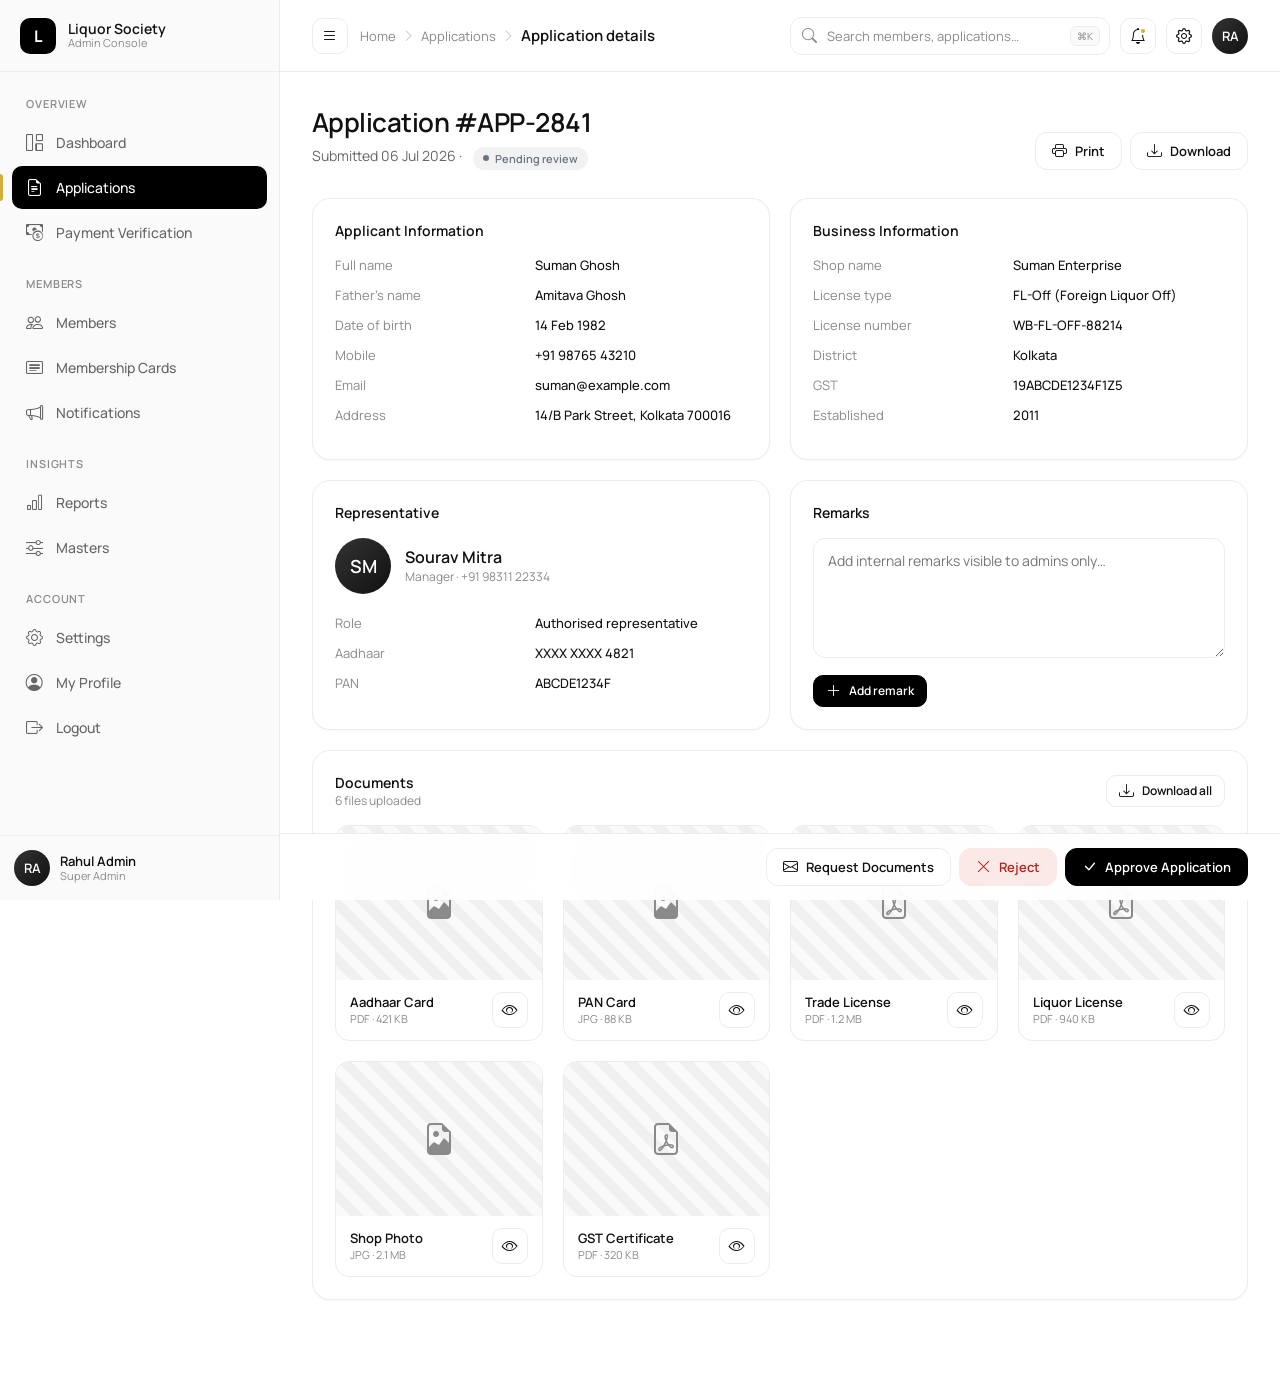
<file: admin/application-details.html>
<!doctype html>
<html lang="en">
<head>
<meta charset="utf-8" />
<meta name="viewport" content="width=device-width, initial-scale=1" />
<title>Application #APP-2841 — Liquor Society Admin</title>
<link href="https://cdn.jsdelivr.net/npm/bootstrap-icons@1.13.1/font/bootstrap-icons.min.css" rel="stylesheet" />
<link href="https://fonts.googleapis.com/css2?family=Manrope:wght@400;500;600;700&display=swap" rel="stylesheet" />
<link rel="stylesheet" href="assets/css/style.css" />
<link rel="stylesheet" href="assets/css/components.css" />
<link rel="stylesheet" href="assets/css/responsive.css" />
</head>
<body>
<div class="app" id="app">

  <div class="page-head">
    <div>
      <h1>Application #APP-2841</h1>
      <p class="subtitle">Submitted 06 Jul 2026 · <span class="badge pending" style="margin-left:8px;">Pending review</span></p>
    </div>
    <div class="page-actions">
      <button class="btn"><i class="bi bi-printer"></i> Print</button>
      <button class="btn"><i class="bi bi-download"></i> Download</button>
    </div>
  </div>

  <div class="grid cols-2">
    <div class="card">
      <div class="card__head"><div class="card__title">Applicant Information</div></div>
      <dl class="kv">
        <dt>Full name</dt><dd>Suman Ghosh</dd>
        <dt>Father's name</dt><dd>Amitava Ghosh</dd>
        <dt>Date of birth</dt><dd>14 Feb 1982</dd>
        <dt>Mobile</dt><dd>+91 98765 43210</dd>
        <dt>Email</dt><dd>suman@example.com</dd>
        <dt>Address</dt><dd>14/B Park Street, Kolkata 700016</dd>
      </dl>
    </div>

    <div class="card">
      <div class="card__head"><div class="card__title">Business Information</div></div>
      <dl class="kv">
        <dt>Shop name</dt><dd>Suman Enterprise</dd>
        <dt>License type</dt><dd>FL-Off (Foreign Liquor Off)</dd>
        <dt>License number</dt><dd>WB-FL-OFF-88214</dd>
        <dt>District</dt><dd>Kolkata</dd>
        <dt>GST</dt><dd>19ABCDE1234F1Z5</dd>
        <dt>Established</dt><dd>2011</dd>
      </dl>
    </div>

    <div class="card">
      <div class="card__head"><div class="card__title">Representative</div></div>
      <div style="display:flex;align-items:center;gap:14px;">
        <div class="avatar" style="width:56px;height:56px;font-size:18px;">SM</div>
        <div>
          <div style="font-weight:600;">Sourav Mitra</div>
          <div style="font-size:12px;color:var(--text-3);">Manager · +91 98311 22334</div>
        </div>
      </div>
      <dl class="kv" style="margin-top:20px;">
        <dt>Role</dt><dd>Authorised representative</dd>
        <dt>Aadhaar</dt><dd>XXXX XXXX 4821</dd>
        <dt>PAN</dt><dd>ABCDE1234F</dd>
      </dl>
    </div>

    <div class="card">
      <div class="card__head"><div class="card__title">Remarks</div></div>
      <textarea class="textarea" placeholder="Add internal remarks visible to admins only…"></textarea>
      <button class="btn primary sm" style="margin-top:12px;"><i class="bi bi-plus-lg"></i> Add remark</button>
    </div>
  </div>

  <div class="card" style="margin-top:20px;">
    <div class="card__head">
      <div><div class="card__title">Documents</div><div class="card__sub">6 files uploaded</div></div>
      <button class="btn sm"><i class="bi bi-download"></i> Download all</button>
    </div>
    <div class="grid cols-4">
      <div class="doc-card"><div class="thumb"><i class="bi bi-file-earmark-image"></i></div><div class="body"><div><div class="name">Aadhaar Card</div><div class="sub">PDF · 421 KB</div></div><button class="icon-btn"><i class="bi bi-eye"></i></button></div></div>
      <div class="doc-card"><div class="thumb"><i class="bi bi-file-earmark-image"></i></div><div class="body"><div><div class="name">PAN Card</div><div class="sub">JPG · 88 KB</div></div><button class="icon-btn"><i class="bi bi-eye"></i></button></div></div>
      <div class="doc-card"><div class="thumb"><i class="bi bi-file-earmark-pdf"></i></div><div class="body"><div><div class="name">Trade License</div><div class="sub">PDF · 1.2 MB</div></div><button class="icon-btn"><i class="bi bi-eye"></i></button></div></div>
      <div class="doc-card"><div class="thumb"><i class="bi bi-file-earmark-pdf"></i></div><div class="body"><div><div class="name">Liquor License</div><div class="sub">PDF · 940 KB</div></div><button class="icon-btn"><i class="bi bi-eye"></i></button></div></div>
      <div class="doc-card"><div class="thumb"><i class="bi bi-file-earmark-image"></i></div><div class="body"><div><div class="name">Shop Photo</div><div class="sub">JPG · 2.1 MB</div></div><button class="icon-btn"><i class="bi bi-eye"></i></button></div></div>
      <div class="doc-card"><div class="thumb"><i class="bi bi-file-earmark-pdf"></i></div><div class="body"><div><div class="name">GST Certificate</div><div class="sub">PDF · 320 KB</div></div><button class="icon-btn"><i class="bi bi-eye"></i></button></div></div>
    </div>
  </div>

  <div class="action-bar">
    <button class="btn"><i class="bi bi-envelope"></i> Request Documents</button>
    <button class="btn danger"><i class="bi bi-x-lg"></i> Reject</button>
    <button class="btn primary" data-open-modal="approveModal"><i class="bi bi-check-lg"></i> Approve Application</button>
  </div>

  <div class="modal-backdrop" id="approveModal">
    <div class="modal">
      <h3>Approve this application?</h3>
      <p>Approving will notify the applicant and generate an invoice for the membership fee. This cannot be undone.</p>
      <div class="actions">
        <button class="btn" data-close-modal>Cancel</button>
        <button class="btn primary" onclick="toast('Application approved','success');closeModal('approveModal');">Yes, approve</button>
      </div>
    </div>
  </div>

</div>
<script src="assets/js/navigation.js"></script>
<script src="assets/js/app.js"></script>
<script src="assets/js/modal.js"></script>
<script src="assets/js/table.js"></script>
<script>
  mountShell({ page: "applications", title: "Application details", crumbs: [
    { label: "Home", href: "dashboard.html" },
    { label: "Applications", href: "applications.html" },
  ]});
</script>
</body>
</html>
</file>
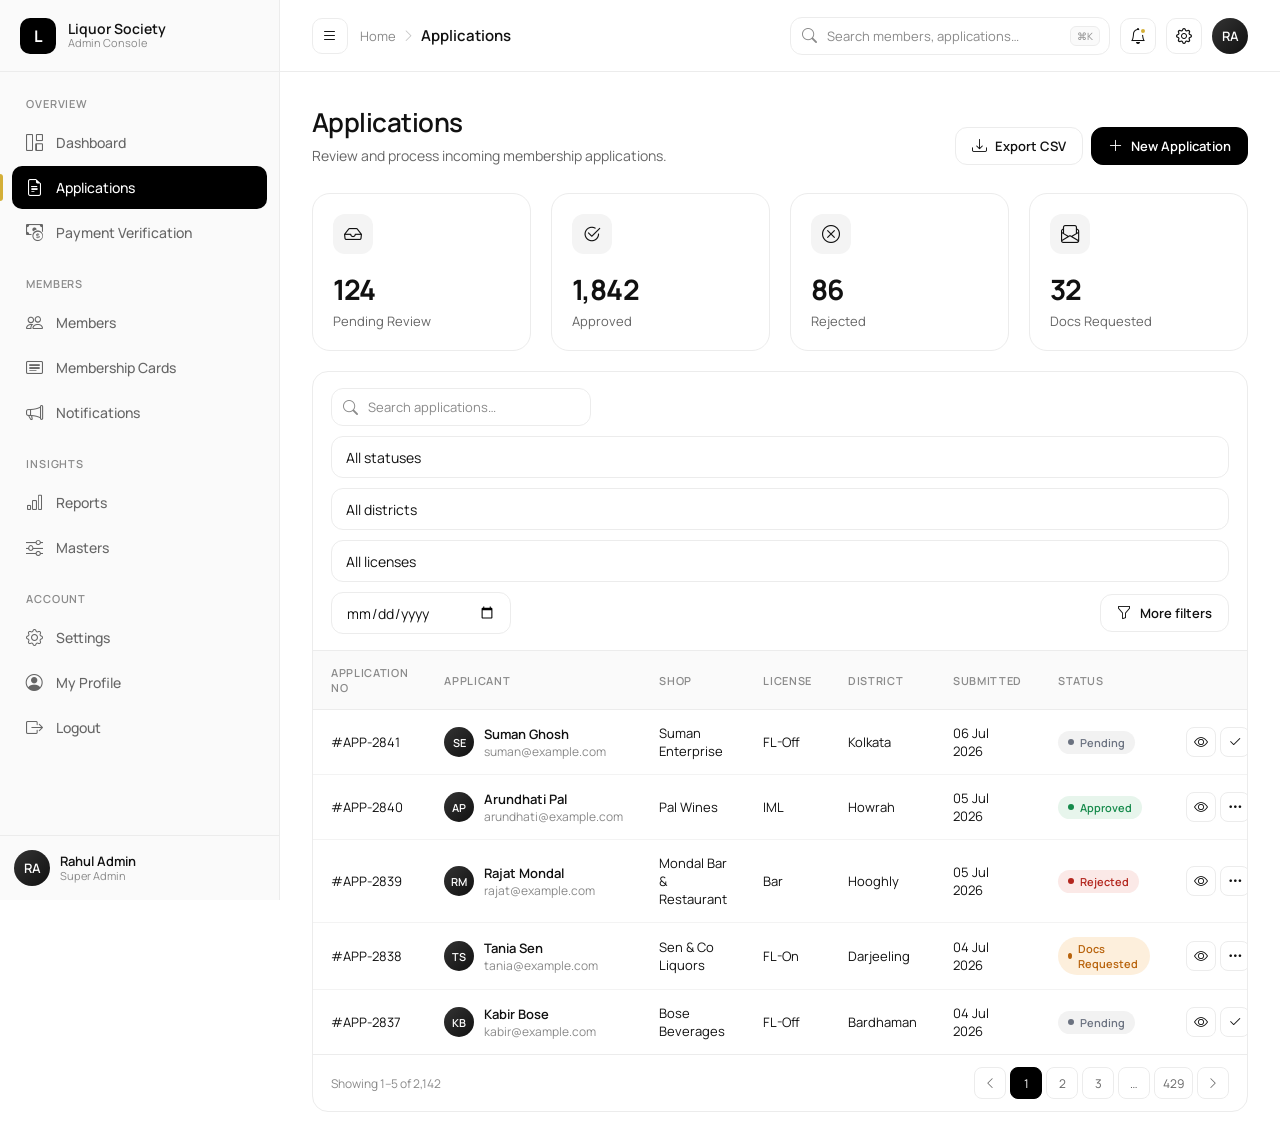
<file: admin/applications.html>
<!doctype html>
<html lang="en">
<head>
<meta charset="utf-8" />
<meta name="viewport" content="width=device-width, initial-scale=1" />
<title>Applications — Liquor Society Admin</title>
<link href="https://cdn.jsdelivr.net/npm/bootstrap-icons@1.13.1/font/bootstrap-icons.min.css" rel="stylesheet" />
<link href="https://fonts.googleapis.com/css2?family=Manrope:wght@400;500;600;700&display=swap" rel="stylesheet" />
<link rel="stylesheet" href="assets/css/style.css" />
<link rel="stylesheet" href="assets/css/components.css" />
<link rel="stylesheet" href="assets/css/responsive.css" />
</head>
<body>
<div class="app" id="app">

  <div class="page-head">
    <div>
      <h1>Applications</h1>
      <p class="subtitle">Review and process incoming membership applications.</p>
    </div>
    <div class="page-actions">
      <button class="btn"><i class="bi bi-download"></i> Export CSV</button>
      <button class="btn primary"><i class="bi bi-plus-lg"></i> New Application</button>
    </div>
  </div>

  <div class="grid cols-4" style="margin-bottom:20px;">
    <div class="stat"><div class="stat__top"><div class="stat__icon"><i class="bi bi-inbox"></i></div></div><div class="stat__num">124</div><div class="stat__label">Pending Review</div></div>
    <div class="stat"><div class="stat__top"><div class="stat__icon"><i class="bi bi-check2-circle"></i></div></div><div class="stat__num">1,842</div><div class="stat__label">Approved</div></div>
    <div class="stat"><div class="stat__top"><div class="stat__icon"><i class="bi bi-x-circle"></i></div></div><div class="stat__num">86</div><div class="stat__label">Rejected</div></div>
    <div class="stat"><div class="stat__top"><div class="stat__icon"><i class="bi bi-envelope-paper"></i></div></div><div class="stat__num">32</div><div class="stat__label">Docs Requested</div></div>
  </div>

  <div class="table-wrap">
    <div class="table-toolbar">
      <div class="search"><i class="bi bi-search"></i><input data-table-search="#applicationsTable" type="text" placeholder="Search applications…" /></div>
      <select class="select"><option>All statuses</option><option>Pending</option><option>Approved</option><option>Rejected</option><option>Docs Requested</option></select>
      <select class="select"><option>All districts</option><option>Kolkata</option><option>Howrah</option><option>Hooghly</option><option>Darjeeling</option></select>
      <select class="select"><option>All licenses</option><option>FL-Off</option><option>FL-On</option><option>IML</option><option>Bar</option></select>
      <input class="input" style="max-width:180px;" type="date" />
      <button class="btn" style="margin-left:auto;"><i class="bi bi-funnel"></i> More filters</button>
    </div>

    <table class="table" id="applicationsTable">
      <thead>
        <tr>
          <th>Application No</th><th>Applicant</th><th>Shop</th><th>License</th><th>District</th><th>Submitted</th><th>Status</th><th></th>
        </tr>
      </thead>
      <tbody>
        <tr>
          <td data-label="No">#APP-2841</td>
          <td data-label="Applicant"><div class="who"><div class="avatar">SE</div><div><div class="n">Suman Ghosh</div><div class="s">suman@example.com</div></div></div></td>
          <td data-label="Shop">Suman Enterprise</td>
          <td data-label="License">FL-Off</td>
          <td data-label="District">Kolkata</td>
          <td data-label="Submitted">06 Jul 2026</td>
          <td data-label="Status"><span class="badge pending">Pending</span></td>
          <td data-label="Actions"><div class="row-actions">
            <a class="icon-btn" href="application-details.html" title="View"><i class="bi bi-eye"></i></a>
            <button class="icon-btn" title="Approve"><i class="bi bi-check2"></i></button>
            <button class="icon-btn" title="Reject"><i class="bi bi-x"></i></button>
          </div></td>
        </tr>
        <tr>
          <td data-label="No">#APP-2840</td>
          <td data-label="Applicant"><div class="who"><div class="avatar">AP</div><div><div class="n">Arundhati Pal</div><div class="s">arundhati@example.com</div></div></div></td>
          <td data-label="Shop">Pal Wines</td>
          <td data-label="License">IML</td>
          <td data-label="District">Howrah</td>
          <td data-label="Submitted">05 Jul 2026</td>
          <td data-label="Status"><span class="badge approved">Approved</span></td>
          <td data-label="Actions"><div class="row-actions">
            <a class="icon-btn" href="application-details.html"><i class="bi bi-eye"></i></a>
            <button class="icon-btn"><i class="bi bi-three-dots"></i></button>
          </div></td>
        </tr>
        <tr>
          <td data-label="No">#APP-2839</td>
          <td data-label="Applicant"><div class="who"><div class="avatar">RM</div><div><div class="n">Rajat Mondal</div><div class="s">rajat@example.com</div></div></div></td>
          <td data-label="Shop">Mondal Bar &amp; Restaurant</td>
          <td data-label="License">Bar</td>
          <td data-label="District">Hooghly</td>
          <td data-label="Submitted">05 Jul 2026</td>
          <td data-label="Status"><span class="badge rejected">Rejected</span></td>
          <td data-label="Actions"><div class="row-actions">
            <a class="icon-btn" href="application-details.html"><i class="bi bi-eye"></i></a>
            <button class="icon-btn"><i class="bi bi-three-dots"></i></button>
          </div></td>
        </tr>
        <tr>
          <td data-label="No">#APP-2838</td>
          <td data-label="Applicant"><div class="who"><div class="avatar">TS</div><div><div class="n">Tania Sen</div><div class="s">tania@example.com</div></div></div></td>
          <td data-label="Shop">Sen &amp; Co Liquors</td>
          <td data-label="License">FL-On</td>
          <td data-label="District">Darjeeling</td>
          <td data-label="Submitted">04 Jul 2026</td>
          <td data-label="Status"><span class="badge payment-pending">Docs Requested</span></td>
          <td data-label="Actions"><div class="row-actions">
            <a class="icon-btn" href="application-details.html"><i class="bi bi-eye"></i></a>
            <button class="icon-btn"><i class="bi bi-three-dots"></i></button>
          </div></td>
        </tr>
        <tr>
          <td data-label="No">#APP-2837</td>
          <td data-label="Applicant"><div class="who"><div class="avatar">KB</div><div><div class="n">Kabir Bose</div><div class="s">kabir@example.com</div></div></div></td>
          <td data-label="Shop">Bose Beverages</td>
          <td data-label="License">FL-Off</td>
          <td data-label="District">Bardhaman</td>
          <td data-label="Submitted">04 Jul 2026</td>
          <td data-label="Status"><span class="badge pending">Pending</span></td>
          <td data-label="Actions"><div class="row-actions">
            <a class="icon-btn" href="application-details.html"><i class="bi bi-eye"></i></a>
            <button class="icon-btn"><i class="bi bi-check2"></i></button>
            <button class="icon-btn"><i class="bi bi-x"></i></button>
          </div></td>
        </tr>
      </tbody>
    </table>

    <div class="table-footer">
      <span>Showing 1–5 of 2,142</span>
      <div class="pagination">
        <button class="pg"><i class="bi bi-chevron-left"></i></button>
        <button class="pg active">1</button>
        <button class="pg">2</button>
        <button class="pg">3</button>
        <button class="pg">…</button>
        <button class="pg">429</button>
        <button class="pg"><i class="bi bi-chevron-right"></i></button>
      </div>
    </div>
  </div>

</div>
<script src="assets/js/navigation.js"></script>
<script src="assets/js/app.js"></script>
<script src="assets/js/modal.js"></script>
<script src="assets/js/table.js"></script>
<script>
  mountShell({ page: "applications", title: "Applications", crumbs: [{ label: "Home", href: "dashboard.html" }] });
</script>
</body>
</html>
</file>
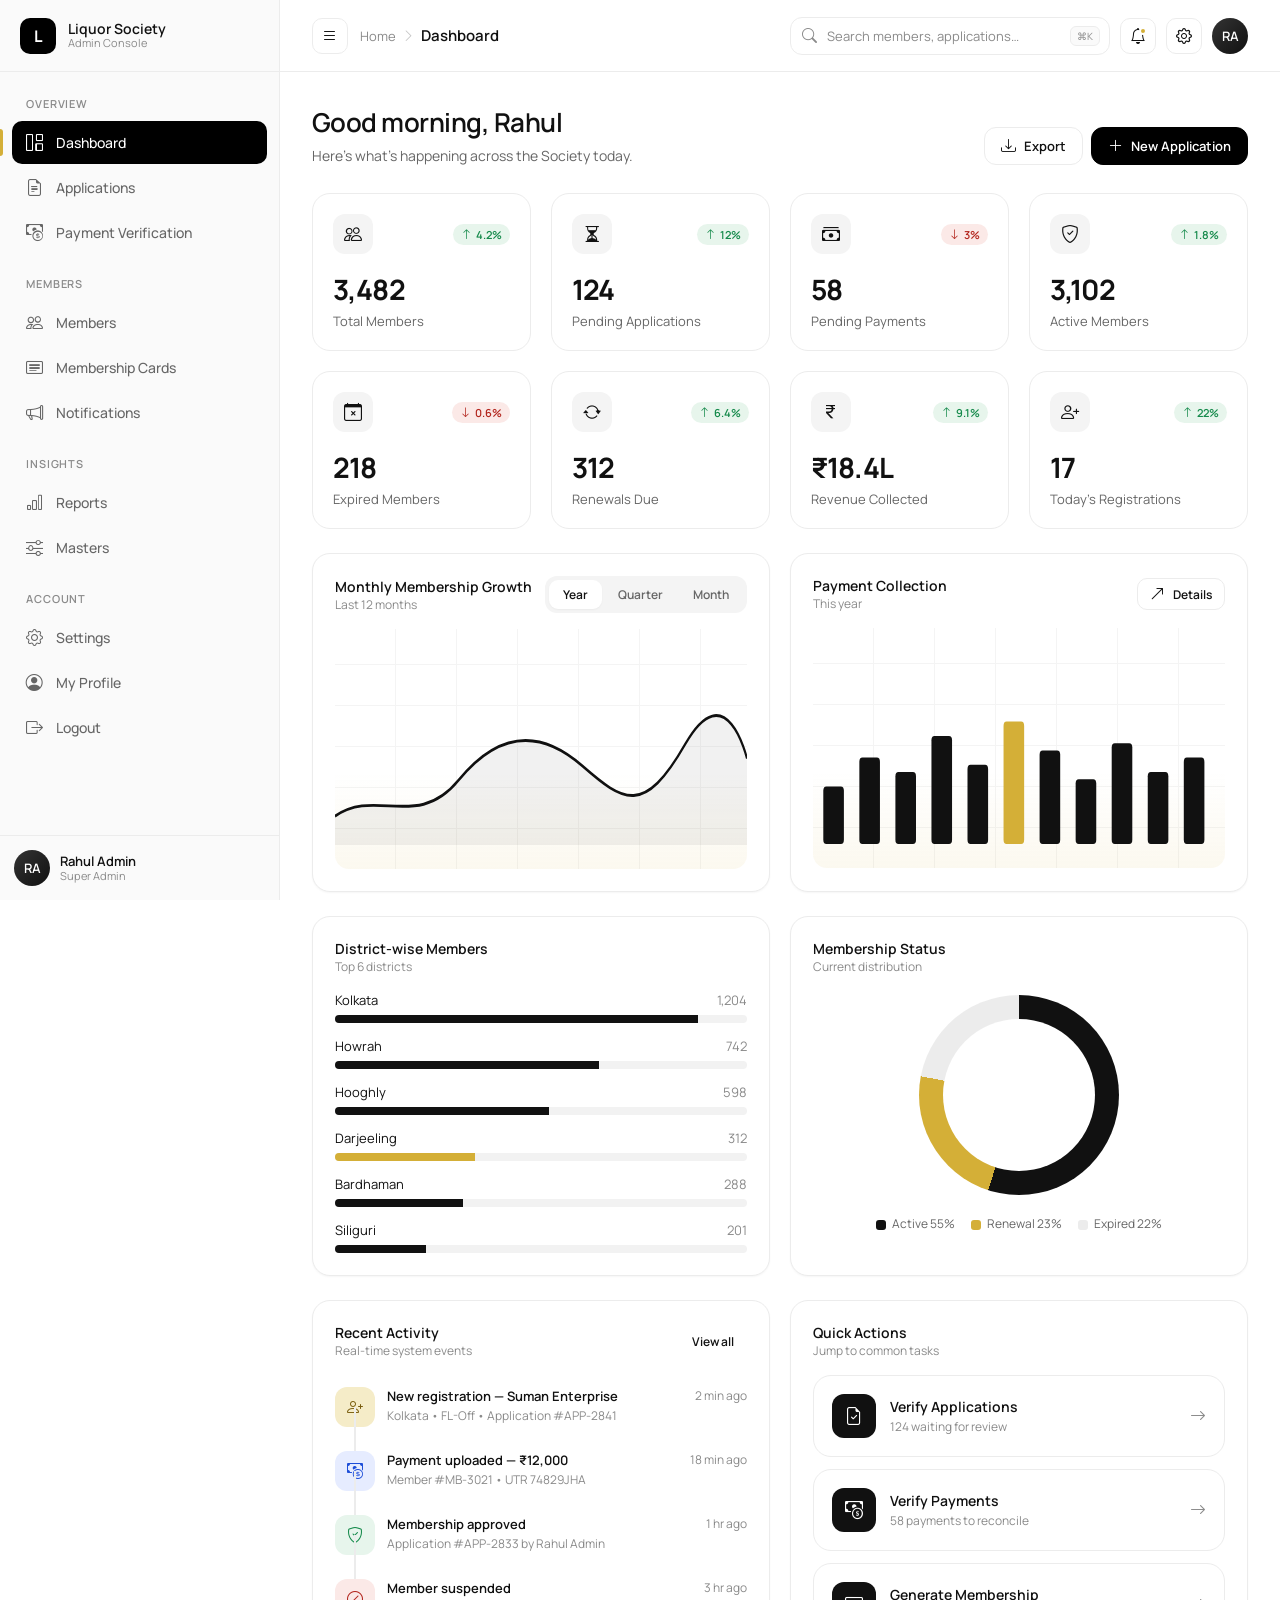
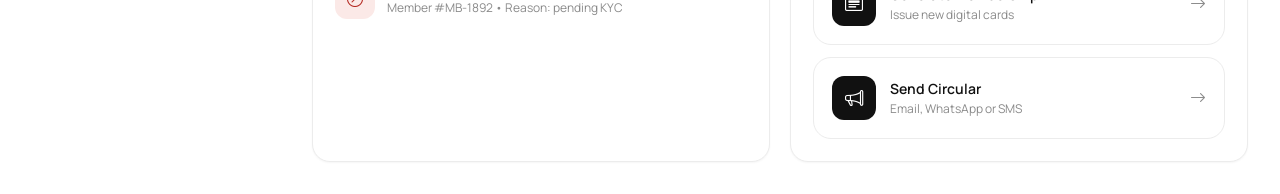
<file: admin/dashboard.html>
<!doctype html>
<html lang="en">
<head>
<meta charset="utf-8" />
<meta name="viewport" content="width=device-width, initial-scale=1" />
<title>Dashboard — Liquor Society Admin</title>
<link href="https://cdn.jsdelivr.net/npm/bootstrap-icons@1.13.1/font/bootstrap-icons.min.css" rel="stylesheet" />
<link href="https://fonts.googleapis.com/css2?family=Manrope:wght@400;500;600;700&display=swap" rel="stylesheet" />
<link rel="stylesheet" href="assets/css/style.css" />
<link rel="stylesheet" href="assets/css/components.css" />
<link rel="stylesheet" href="assets/css/responsive.css" />
</head>
<body>
<div class="app" id="app">

  <div class="page-head">
    <div>
      <h1>Good morning, Rahul</h1>
      <p class="subtitle">Here's what's happening across the Society today.</p>
    </div>
    <div class="page-actions">
      <button class="btn"><i class="bi bi-download"></i> Export</button>
      <a class="btn primary" href="applications.html"><i class="bi bi-plus-lg"></i> New Application</a>
    </div>
  </div>

  <!-- Stats -->
  <div class="grid cols-4" style="margin-bottom:24px;">
    <div class="stat">
      <div class="stat__top">
        <div class="stat__icon"><i class="bi bi-people"></i></div>
        <span class="stat__delta"><i class="bi bi-arrow-up"></i> 4.2%</span>
      </div>
      <div class="stat__num">3,482</div>
      <div class="stat__label">Total Members</div>
    </div>
    <div class="stat">
      <div class="stat__top">
        <div class="stat__icon"><i class="bi bi-hourglass-split"></i></div>
        <span class="stat__delta"><i class="bi bi-arrow-up"></i> 12%</span>
      </div>
      <div class="stat__num">124</div>
      <div class="stat__label">Pending Applications</div>
    </div>
    <div class="stat">
      <div class="stat__top">
        <div class="stat__icon"><i class="bi bi-cash-stack"></i></div>
        <span class="stat__delta down"><i class="bi bi-arrow-down"></i> 3%</span>
      </div>
      <div class="stat__num">58</div>
      <div class="stat__label">Pending Payments</div>
    </div>
    <div class="stat">
      <div class="stat__top">
        <div class="stat__icon"><i class="bi bi-shield-check"></i></div>
        <span class="stat__delta"><i class="bi bi-arrow-up"></i> 1.8%</span>
      </div>
      <div class="stat__num">3,102</div>
      <div class="stat__label">Active Members</div>
    </div>
    <div class="stat">
      <div class="stat__top">
        <div class="stat__icon"><i class="bi bi-calendar-x"></i></div>
        <span class="stat__delta down"><i class="bi bi-arrow-down"></i> 0.6%</span>
      </div>
      <div class="stat__num">218</div>
      <div class="stat__label">Expired Members</div>
    </div>
    <div class="stat">
      <div class="stat__top">
        <div class="stat__icon"><i class="bi bi-arrow-repeat"></i></div>
        <span class="stat__delta"><i class="bi bi-arrow-up"></i> 6.4%</span>
      </div>
      <div class="stat__num">312</div>
      <div class="stat__label">Renewals Due</div>
    </div>
    <div class="stat">
      <div class="stat__top">
        <div class="stat__icon"><i class="bi bi-currency-rupee"></i></div>
        <span class="stat__delta"><i class="bi bi-arrow-up"></i> 9.1%</span>
      </div>
      <div class="stat__num">₹18.4L</div>
      <div class="stat__label">Revenue Collected</div>
    </div>
    <div class="stat">
      <div class="stat__top">
        <div class="stat__icon"><i class="bi bi-person-plus"></i></div>
        <span class="stat__delta"><i class="bi bi-arrow-up"></i> 22%</span>
      </div>
      <div class="stat__num">17</div>
      <div class="stat__label">Today's Registrations</div>
    </div>
  </div>

  <!-- Charts row -->
  <div class="grid cols-2" style="margin-bottom:24px;">
    <div class="card">
      <div class="card__head">
        <div>
          <div class="card__title">Monthly Membership Growth</div>
          <div class="card__sub">Last 12 months</div>
        </div>
        <div class="segmented">
          <button class="active">Year</button>
          <button>Quarter</button>
          <button>Month</button>
        </div>
      </div>
      <div class="chart-ph"></div>
    </div>
    <div class="card">
      <div class="card__head">
        <div>
          <div class="card__title">Payment Collection</div>
          <div class="card__sub">This year</div>
        </div>
        <button class="btn sm"><i class="bi bi-arrow-up-right"></i> Details</button>
      </div>
      <div class="chart-ph bars"></div>
    </div>
  </div>

  <div class="grid cols-2" style="margin-bottom:24px;">
    <div class="card">
      <div class="card__head">
        <div>
          <div class="card__title">District-wise Members</div>
          <div class="card__sub">Top 6 districts</div>
        </div>
      </div>
      <div style="display:flex;flex-direction:column;gap:14px;">
        <div>
          <div style="display:flex;justify-content:space-between;font-size:13px;margin-bottom:6px;"><span>Kolkata</span><span style="color:var(--text-3);">1,204</span></div>
          <div style="height:8px;background:#f2f2f2;border-radius:99px;overflow:hidden;"><div style="width:88%;height:100%;background:#111;"></div></div>
        </div>
        <div>
          <div style="display:flex;justify-content:space-between;font-size:13px;margin-bottom:6px;"><span>Howrah</span><span style="color:var(--text-3);">742</span></div>
          <div style="height:8px;background:#f2f2f2;border-radius:99px;overflow:hidden;"><div style="width:64%;height:100%;background:#111;"></div></div>
        </div>
        <div>
          <div style="display:flex;justify-content:space-between;font-size:13px;margin-bottom:6px;"><span>Hooghly</span><span style="color:var(--text-3);">598</span></div>
          <div style="height:8px;background:#f2f2f2;border-radius:99px;overflow:hidden;"><div style="width:52%;height:100%;background:#111;"></div></div>
        </div>
        <div>
          <div style="display:flex;justify-content:space-between;font-size:13px;margin-bottom:6px;"><span>Darjeeling</span><span style="color:var(--text-3);">312</span></div>
          <div style="height:8px;background:#f2f2f2;border-radius:99px;overflow:hidden;"><div style="width:34%;height:100%;background:var(--gold);"></div></div>
        </div>
        <div>
          <div style="display:flex;justify-content:space-between;font-size:13px;margin-bottom:6px;"><span>Bardhaman</span><span style="color:var(--text-3);">288</span></div>
          <div style="height:8px;background:#f2f2f2;border-radius:99px;overflow:hidden;"><div style="width:31%;height:100%;background:#111;"></div></div>
        </div>
        <div>
          <div style="display:flex;justify-content:space-between;font-size:13px;margin-bottom:6px;"><span>Siliguri</span><span style="color:var(--text-3);">201</span></div>
          <div style="height:8px;background:#f2f2f2;border-radius:99px;overflow:hidden;"><div style="width:22%;height:100%;background:#111;"></div></div>
        </div>
      </div>
    </div>

    <div class="card">
      <div class="card__head">
        <div>
          <div class="card__title">Membership Status</div>
          <div class="card__sub">Current distribution</div>
        </div>
      </div>
      <div class="chart-ph donut"></div>
      <div class="legend" style="justify-content:center;margin-top:8px;">
        <span><i class="dot" style="background:#111;"></i>Active 55%</span>
        <span><i class="dot" style="background:#d4af37;"></i>Renewal 23%</span>
        <span><i class="dot" style="background:#ececec;"></i>Expired 22%</span>
      </div>
    </div>
  </div>

  <!-- Recent activity + Quick actions -->
  <div class="grid cols-2">
    <div class="card">
      <div class="card__head">
        <div>
          <div class="card__title">Recent Activity</div>
          <div class="card__sub">Real-time system events</div>
        </div>
        <button class="btn sm ghost">View all</button>
      </div>
      <div class="timeline">
        <div class="item">
          <div class="ic gold"><i class="bi bi-person-plus"></i></div>
          <div><div class="t">New registration — Suman Enterprise</div><div class="d">Kolkata • FL-Off • Application #APP-2841</div></div>
          <div class="when">2 min ago</div>
        </div>
        <div class="item">
          <div class="ic blue"><i class="bi bi-cash-coin"></i></div>
          <div><div class="t">Payment uploaded — ₹12,000</div><div class="d">Member #MB-3021 • UTR 74829JHA</div></div>
          <div class="when">18 min ago</div>
        </div>
        <div class="item">
          <div class="ic green"><i class="bi bi-shield-check"></i></div>
          <div><div class="t">Membership approved</div><div class="d">Application #APP-2833 by Rahul Admin</div></div>
          <div class="when">1 hr ago</div>
        </div>
        <div class="item">
          <div class="ic red"><i class="bi bi-slash-circle"></i></div>
          <div><div class="t">Member suspended</div><div class="d">Member #MB-1892 • Reason: pending KYC</div></div>
          <div class="when">3 hr ago</div>
        </div>
      </div>
    </div>

    <div class="card">
      <div class="card__head">
        <div>
          <div class="card__title">Quick Actions</div>
          <div class="card__sub">Jump to common tasks</div>
        </div>
      </div>
      <div style="display:flex;flex-direction:column;gap:12px;">
        <a class="quick-tile" href="applications.html">
          <div class="ic"><i class="bi bi-file-earmark-check"></i></div>
          <div><div class="t">Verify Applications</div><div class="s">124 waiting for review</div></div>
          <i class="bi bi-arrow-right arrow"></i>
        </a>
        <a class="quick-tile" href="payments.html">
          <div class="ic"><i class="bi bi-cash-coin"></i></div>
          <div><div class="t">Verify Payments</div><div class="s">58 payments to reconcile</div></div>
          <i class="bi bi-arrow-right arrow"></i>
        </a>
        <a class="quick-tile" href="membership-card.html">
          <div class="ic"><i class="bi bi-card-heading"></i></div>
          <div><div class="t">Generate Membership</div><div class="s">Issue new digital cards</div></div>
          <i class="bi bi-arrow-right arrow"></i>
        </a>
        <a class="quick-tile" href="notifications.html">
          <div class="ic"><i class="bi bi-megaphone"></i></div>
          <div><div class="t">Send Circular</div><div class="s">Email, WhatsApp or SMS</div></div>
          <i class="bi bi-arrow-right arrow"></i>
        </a>
      </div>
    </div>
  </div>

</div>

<script src="assets/js/navigation.js"></script>
<script src="assets/js/app.js"></script>
<script src="assets/js/modal.js"></script>
<script src="assets/js/table.js"></script>
<script>
  mountShell({ page: "dashboard", title: "Dashboard", crumbs: [{ label: "Home", href: "dashboard.html" }] });
</script>
</body>
</html>
</file>
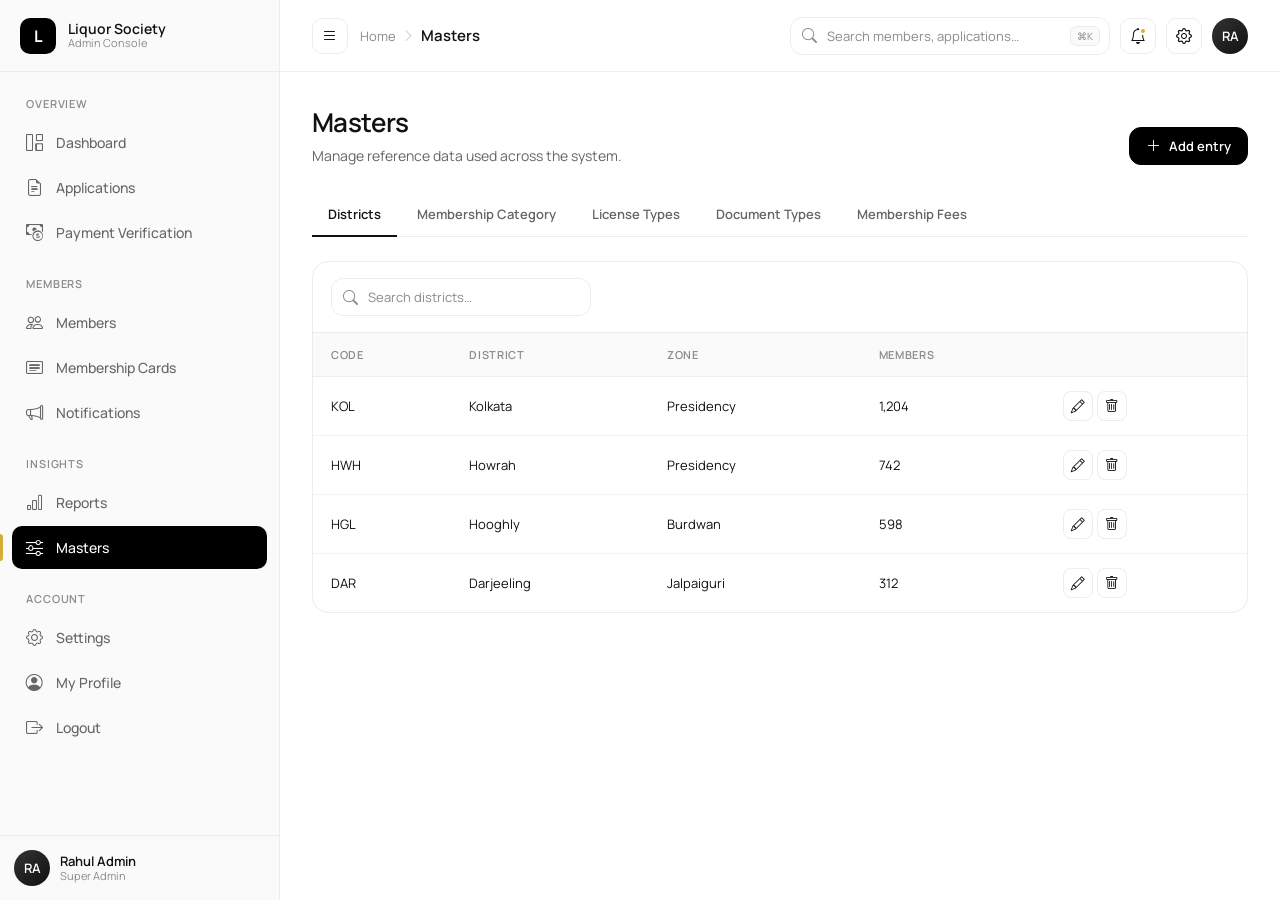
<file: admin/masters.html>
<!doctype html>
<html lang="en">
<head>
<meta charset="utf-8" />
<meta name="viewport" content="width=device-width, initial-scale=1" />
<title>Masters — Liquor Society Admin</title>
<link href="https://cdn.jsdelivr.net/npm/bootstrap-icons@1.13.1/font/bootstrap-icons.min.css" rel="stylesheet" />
<link href="https://fonts.googleapis.com/css2?family=Manrope:wght@400;500;600;700&display=swap" rel="stylesheet" />
<link rel="stylesheet" href="assets/css/style.css" />
<link rel="stylesheet" href="assets/css/components.css" />
<link rel="stylesheet" href="assets/css/responsive.css" />
</head>
<body>
<div class="app" id="app">

  <div class="page-head">
    <div>
      <h1>Masters</h1>
      <p class="subtitle">Manage reference data used across the system.</p>
    </div>
    <div class="page-actions">
      <button class="btn primary"><i class="bi bi-plus-lg"></i> Add entry</button>
    </div>
  </div>

  <div class="tabs">
    <button class="tab active" data-tab="districts">Districts</button>
    <button class="tab" data-tab="categories">Membership Category</button>
    <button class="tab" data-tab="licenses">License Types</button>
    <button class="tab" data-tab="doctypes">Document Types</button>
    <button class="tab" data-tab="fees">Membership Fees</button>
  </div>

  <div data-tab-panel="districts">
    <div class="table-wrap">
      <div class="table-toolbar">
        <div class="search"><i class="bi bi-search"></i><input placeholder="Search districts…" /></div>
      </div>
      <table class="table">
        <thead><tr><th>Code</th><th>District</th><th>Zone</th><th>Members</th><th></th></tr></thead>
        <tbody>
          <tr><td>KOL</td><td>Kolkata</td><td>Presidency</td><td>1,204</td><td><div class="row-actions"><button class="icon-btn"><i class="bi bi-pencil"></i></button><button class="icon-btn"><i class="bi bi-trash"></i></button></div></td></tr>
          <tr><td>HWH</td><td>Howrah</td><td>Presidency</td><td>742</td><td><div class="row-actions"><button class="icon-btn"><i class="bi bi-pencil"></i></button><button class="icon-btn"><i class="bi bi-trash"></i></button></div></td></tr>
          <tr><td>HGL</td><td>Hooghly</td><td>Burdwan</td><td>598</td><td><div class="row-actions"><button class="icon-btn"><i class="bi bi-pencil"></i></button><button class="icon-btn"><i class="bi bi-trash"></i></button></div></td></tr>
          <tr><td>DAR</td><td>Darjeeling</td><td>Jalpaiguri</td><td>312</td><td><div class="row-actions"><button class="icon-btn"><i class="bi bi-pencil"></i></button><button class="icon-btn"><i class="bi bi-trash"></i></button></div></td></tr>
        </tbody>
      </table>
    </div>
  </div>

  <div data-tab-panel="categories" style="display:none;">
    <div class="table-wrap"><table class="table">
      <thead><tr><th>Category</th><th>Annual Fee</th><th>Benefits</th><th></th></tr></thead>
      <tbody>
        <tr><td><span class="badge gold">Gold</span></td><td>₹12,000</td><td>Priority support · Voting rights · Card</td><td><div class="row-actions"><button class="icon-btn"><i class="bi bi-pencil"></i></button></div></td></tr>
        <tr><td><span class="badge">Silver</span></td><td>₹8,500</td><td>Standard support · Card</td><td><div class="row-actions"><button class="icon-btn"><i class="bi bi-pencil"></i></button></div></td></tr>
        <tr><td><span class="badge">Regular</span></td><td>₹5,000</td><td>Basic membership</td><td><div class="row-actions"><button class="icon-btn"><i class="bi bi-pencil"></i></button></div></td></tr>
      </tbody>
    </table></div>
  </div>

  <div data-tab-panel="licenses" style="display:none;">
    <div class="table-wrap"><table class="table">
      <thead><tr><th>Code</th><th>License</th><th>Description</th><th></th></tr></thead>
      <tbody>
        <tr><td>FL-OFF</td><td>Foreign Liquor Off</td><td>Retail off-premise sale</td><td><div class="row-actions"><button class="icon-btn"><i class="bi bi-pencil"></i></button></div></td></tr>
        <tr><td>FL-ON</td><td>Foreign Liquor On</td><td>On-premise consumption</td><td><div class="row-actions"><button class="icon-btn"><i class="bi bi-pencil"></i></button></div></td></tr>
        <tr><td>IML</td><td>Indian Made Liquor</td><td>IML off-premise sale</td><td><div class="row-actions"><button class="icon-btn"><i class="bi bi-pencil"></i></button></div></td></tr>
        <tr><td>BAR</td><td>Bar License</td><td>Restaurant &amp; bar</td><td><div class="row-actions"><button class="icon-btn"><i class="bi bi-pencil"></i></button></div></td></tr>
      </tbody>
    </table></div>
  </div>

  <div data-tab-panel="doctypes" style="display:none;">
    <div class="table-wrap"><table class="table">
      <thead><tr><th>Document</th><th>Required</th><th>Formats</th><th></th></tr></thead>
      <tbody>
        <tr><td>Aadhaar</td><td>Yes</td><td>PDF, JPG</td><td><div class="row-actions"><button class="icon-btn"><i class="bi bi-pencil"></i></button></div></td></tr>
        <tr><td>PAN</td><td>Yes</td><td>PDF, JPG</td><td><div class="row-actions"><button class="icon-btn"><i class="bi bi-pencil"></i></button></div></td></tr>
        <tr><td>Trade License</td><td>Yes</td><td>PDF</td><td><div class="row-actions"><button class="icon-btn"><i class="bi bi-pencil"></i></button></div></td></tr>
        <tr><td>Shop Photo</td><td>No</td><td>JPG, PNG</td><td><div class="row-actions"><button class="icon-btn"><i class="bi bi-pencil"></i></button></div></td></tr>
      </tbody>
    </table></div>
  </div>

  <div data-tab-panel="fees" style="display:none;">
    <div class="table-wrap"><table class="table">
      <thead><tr><th>Category</th><th>New Fee</th><th>Renewal Fee</th><th>Late Fee</th><th></th></tr></thead>
      <tbody>
        <tr><td>Gold</td><td>₹15,000</td><td>₹12,000</td><td>₹500</td><td><div class="row-actions"><button class="icon-btn"><i class="bi bi-pencil"></i></button></div></td></tr>
        <tr><td>Silver</td><td>₹10,000</td><td>₹8,500</td><td>₹500</td><td><div class="row-actions"><button class="icon-btn"><i class="bi bi-pencil"></i></button></div></td></tr>
        <tr><td>Regular</td><td>₹6,000</td><td>₹5,000</td><td>₹250</td><td><div class="row-actions"><button class="icon-btn"><i class="bi bi-pencil"></i></button></div></td></tr>
      </tbody>
    </table></div>
  </div>

</div>
<script src="assets/js/navigation.js"></script>
<script src="assets/js/app.js"></script>
<script src="assets/js/modal.js"></script>
<script src="assets/js/table.js"></script>
<script>
  mountShell({ page: "masters", title: "Masters", crumbs: [{ label: "Home", href: "dashboard.html" }] });
</script>
</body>
</html>
</file>
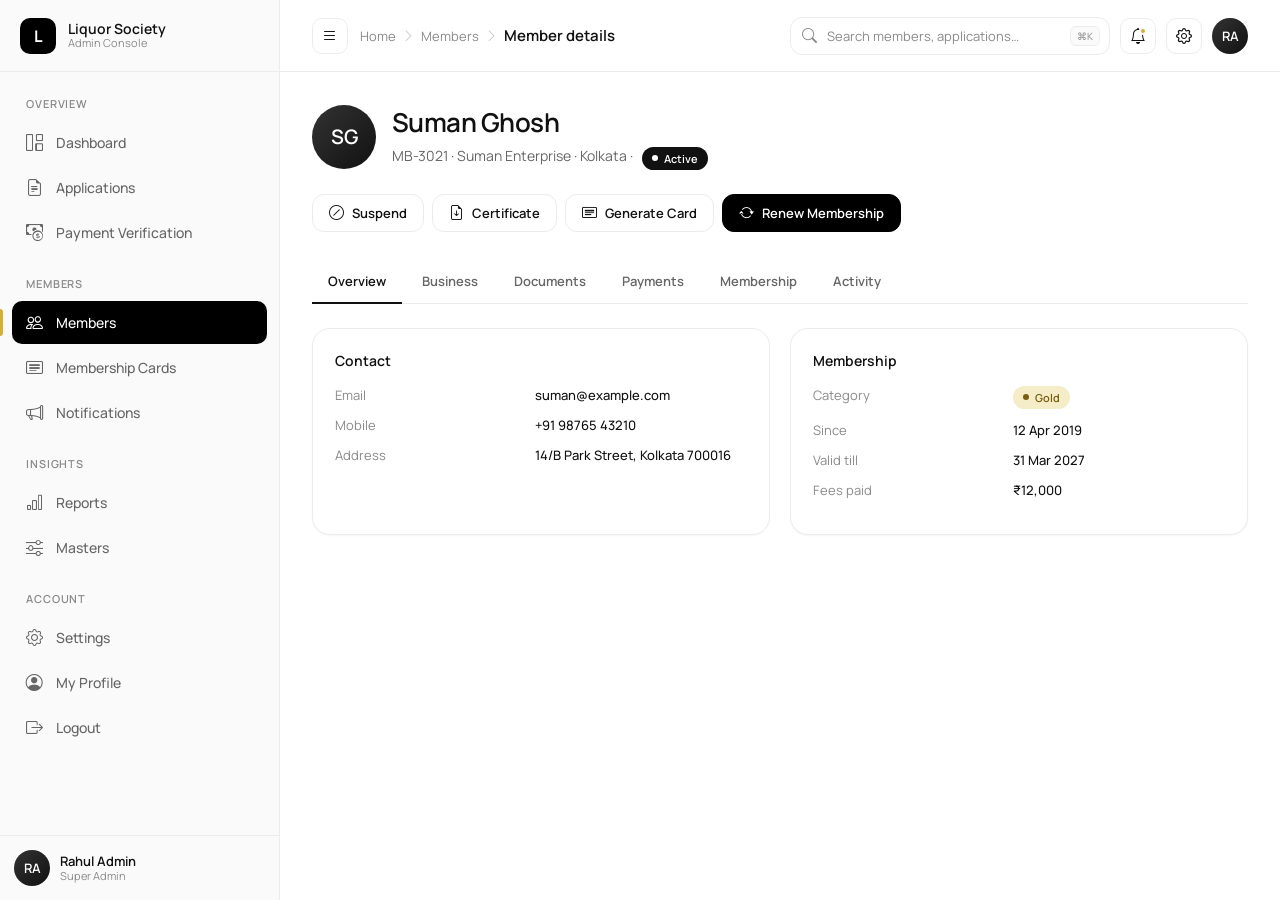
<file: admin/member-details.html>
<!doctype html>
<html lang="en">
<head>
<meta charset="utf-8" />
<meta name="viewport" content="width=device-width, initial-scale=1" />
<title>Member #MB-3021 — Liquor Society Admin</title>
<link href="https://cdn.jsdelivr.net/npm/bootstrap-icons@1.13.1/font/bootstrap-icons.min.css" rel="stylesheet" />
<link href="https://fonts.googleapis.com/css2?family=Manrope:wght@400;500;600;700&display=swap" rel="stylesheet" />
<link rel="stylesheet" href="assets/css/style.css" />
<link rel="stylesheet" href="assets/css/components.css" />
<link rel="stylesheet" href="assets/css/responsive.css" />
</head>
<body>
<div class="app" id="app">

  <div class="page-head">
    <div style="display:flex;gap:16px;align-items:center;">
      <div class="avatar" style="width:64px;height:64px;font-size:20px;">SG</div>
      <div>
        <h1>Suman Ghosh</h1>
        <p class="subtitle">MB-3021 · Suman Enterprise · Kolkata · <span class="badge active" style="margin-left:6px;">Active</span></p>
      </div>
    </div>
    <div class="page-actions">
      <button class="btn"><i class="bi bi-slash-circle"></i> Suspend</button>
      <button class="btn"><i class="bi bi-file-earmark-arrow-down"></i> Certificate</button>
      <a class="btn" href="membership-card.html"><i class="bi bi-card-heading"></i> Generate Card</a>
      <button class="btn primary"><i class="bi bi-arrow-repeat"></i> Renew Membership</button>
    </div>
  </div>

  <div class="tabs">
    <button class="tab active" data-tab="overview">Overview</button>
    <button class="tab" data-tab="business">Business</button>
    <button class="tab" data-tab="documents">Documents</button>
    <button class="tab" data-tab="payments">Payments</button>
    <button class="tab" data-tab="membership">Membership</button>
    <button class="tab" data-tab="activity">Activity</button>
  </div>

  <div data-tab-panel="overview">
    <div class="grid cols-2">
      <div class="card"><div class="card__head"><div class="card__title">Contact</div></div>
        <dl class="kv"><dt>Email</dt><dd>suman@example.com</dd><dt>Mobile</dt><dd>+91 98765 43210</dd><dt>Address</dt><dd>14/B Park Street, Kolkata 700016</dd></dl>
      </div>
      <div class="card"><div class="card__head"><div class="card__title">Membership</div></div>
        <dl class="kv"><dt>Category</dt><dd><span class="badge gold">Gold</span></dd><dt>Since</dt><dd>12 Apr 2019</dd><dt>Valid till</dt><dd>31 Mar 2027</dd><dt>Fees paid</dt><dd>₹12,000</dd></dl>
      </div>
    </div>
  </div>

  <div data-tab-panel="business" style="display:none;">
    <div class="card"><div class="card__head"><div class="card__title">Business Information</div></div>
      <dl class="kv"><dt>Shop</dt><dd>Suman Enterprise</dd><dt>License</dt><dd>FL-Off · WB-FL-OFF-88214</dd><dt>GST</dt><dd>19ABCDE1234F1Z5</dd><dt>District</dt><dd>Kolkata</dd></dl>
    </div>
  </div>

  <div data-tab-panel="documents" style="display:none;">
    <div class="card">
      <div class="card__head"><div class="card__title">Documents</div><button class="btn sm"><i class="bi bi-plus-lg"></i> Upload</button></div>
      <div class="grid cols-4">
        <div class="doc-card"><div class="thumb"><i class="bi bi-file-earmark-image"></i></div><div class="body"><div><div class="name">Aadhaar</div><div class="sub">PDF · 421 KB</div></div><button class="icon-btn"><i class="bi bi-eye"></i></button></div></div>
        <div class="doc-card"><div class="thumb"><i class="bi bi-file-earmark-pdf"></i></div><div class="body"><div><div class="name">Trade License</div><div class="sub">PDF · 1.2 MB</div></div><button class="icon-btn"><i class="bi bi-eye"></i></button></div></div>
      </div>
    </div>
  </div>

  <div data-tab-panel="payments" style="display:none;">
    <div class="table-wrap">
      <table class="table">
        <thead><tr><th>Invoice</th><th>Amount</th><th>Method</th><th>UTR</th><th>Date</th><th>Status</th></tr></thead>
        <tbody>
          <tr><td>INV-9021</td><td>₹12,000</td><td>UPI</td><td>74829JHA</td><td>06 Jul 2026</td><td><span class="badge payment-verified">Verified</span></td></tr>
          <tr><td>INV-8322</td><td>₹12,000</td><td>NEFT</td><td>66210OLM</td><td>02 Apr 2025</td><td><span class="badge payment-verified">Verified</span></td></tr>
        </tbody>
      </table>
    </div>
  </div>

  <div data-tab-panel="membership" style="display:none;">
    <div class="card"><div class="card__head"><div class="card__title">Membership Timeline</div></div>
      <div class="timeline">
        <div class="item"><div class="ic green"><i class="bi bi-check2"></i></div><div><div class="t">Renewed for 2026-27</div><div class="d">Paid ₹12,000 via UPI</div></div><div class="when">06 Jul 2026</div></div>
        <div class="item"><div class="ic blue"><i class="bi bi-check2"></i></div><div><div class="t">Renewed for 2025-26</div><div class="d">Paid ₹12,000 via NEFT</div></div><div class="when">02 Apr 2025</div></div>
        <div class="item"><div class="ic gold"><i class="bi bi-stars"></i></div><div><div class="t">Joined the Society</div><div class="d">Original membership issued</div></div><div class="when">12 Apr 2019</div></div>
      </div>
    </div>
  </div>

  <div data-tab-panel="activity" style="display:none;">
    <div class="card"><div class="card__head"><div class="card__title">Activity Log</div></div>
      <div class="timeline">
        <div class="item"><div class="ic"><i class="bi bi-pencil"></i></div><div><div class="t">Profile updated</div><div class="d">Phone number changed</div></div><div class="when">2 days ago</div></div>
        <div class="item"><div class="ic blue"><i class="bi bi-envelope"></i></div><div><div class="t">Renewal reminder sent</div><div class="d">Email · WhatsApp</div></div><div class="when">2 weeks ago</div></div>
      </div>
    </div>
  </div>

</div>
<script src="assets/js/navigation.js"></script>
<script src="assets/js/app.js"></script>
<script src="assets/js/modal.js"></script>
<script src="assets/js/table.js"></script>
<script>
  mountShell({ page: "members", title: "Member details", crumbs: [
    { label: "Home", href: "dashboard.html" },
    { label: "Members", href: "members.html" },
  ]});
</script>
</body>
</html>
</file>
<file: assets/css/style.css>
/* =========================================================
   WBFL Association — Core Design Tokens & Base Styles
   ========================================================= */
:root{
  --bg:#ffffff;--card:#ffffff;--text:#111111;--text-2:#666666;--text-3:#8a8a8a;
  --border:#e8e8e8;--border-strong:#d9d9d9;--surface:#fafafa;--surface-2:#fafafa;--surface-3:#f4f4f5;
  --btn:#000000;--btn-text:#ffffff;--btn-hover:#1c1c1c;
  --gold:#d4af37;--gold-soft:#f7efd4;--danger:#b42318;--warn:#b45309;--warn-soft:#fef3c7;
  --radius-card:18px;--radius-input:12px;--radius-pill:999px;
  --shadow-sm:0 1px 2px rgba(17,17,17,.04);--shadow-md:0 6px 24px rgba(17,17,17,.06);--shadow-lg:0 12px 40px rgba(17,17,17,.08);
  --dur:180ms;--ease:cubic-bezier(.2,.7,.2,1);
}
*{box-sizing:border-box}
html,body{margin:0;padding:0}
body{font-family:"Manrope",ui-sans-serif,system-ui,-apple-system,"Segoe UI",sans-serif;background:var(--bg);color:var(--text);font-size:15px;line-height:1.55;-webkit-font-smoothing:antialiased}
a{color:inherit;text-decoration:none}
img{max-width:100%;display:block}
.container{max-width:1200px;margin:0 auto;padding:0 24px}
.container-sm{max-width:760px;margin:0 auto;padding:0 24px}
.small{font-size:13px;color:var(--text-2)}
.muted{color:var(--text-2)}
.text-center{text-align:center}
.mt-8{margin-top:8px}.mt-16{margin-top:16px}.mt-24{margin-top:24px}.mt-32{margin-top:32px}
.mb-8{margin-bottom:8px}.mb-16{margin-bottom:16px}.mb-24{margin-bottom:24px}
.flex{display:flex}.between{justify-content:space-between}.center{align-items:center}.gap-8{gap:8px}
.hidden{display:none}
.h-card{font-size:16px}
.h-sm{font-size:14px}
.val-lg{font-size:20px;font-weight:600}

/* ---------- Nav ---------- */
.nav{border-bottom:1px solid var(--border);position:sticky;top:0;background:#fff;z-index:50}
.nav-inner{display:flex;align-items:center;justify-content:space-between;height:72px}
.brand{display:flex;align-items:center;gap:10px;font-weight:700;font-size:17px}
.brand-mark{width:32px;height:32px;border-radius:8px;background:var(--btn);color:#fff;display:inline-flex;align-items:center;justify-content:center;font-size:15px}
.nav-links{display:flex;gap:28px}
.nav-links a{font-size:14px;font-weight:500;color:var(--text-2)}
.nav-links a.active,.nav-links a:hover{color:var(--text)}
.nav-cta{display:flex;align-items:center;gap:12px}
.nav-toggle{display:none;background:none;border:none;font-size:22px;cursor:pointer}
.mobile-sheet{display:none;flex-direction:column;padding:16px 24px;border-top:1px solid var(--border)}
.mobile-sheet.open{display:flex}
@media(max-width:860px){
  .nav-links{display:none}
  .nav-cta .btn{display:none}
  .nav-toggle{display:block}
}

/* ---------- Hero / sections ---------- */
.hero-tight,.hero{padding:80px 0 40px}
.hero h1,.hero-tight h1{font-size:clamp(34px,4vw,56px);line-height:1.1;font-weight:700;letter-spacing:-.02em;margin:16px 0}
.eyebrow{display:inline-flex;align-items:center;gap:8px;font-size:12px;font-weight:600;letter-spacing:.08em;text-transform:uppercase;color:var(--text-2);background:var(--surface-3);border:1px solid var(--border);padding:6px 12px;border-radius:var(--radius-pill)}
.eyebrow .dot{width:6px;height:6px;border-radius:50%;background:var(--gold)}
.lead{font-size:17px;color:var(--text-2);max-width:640px}
.hero-actions{display:flex;gap:12px;margin-top:24px}
.section{padding:56px 0}
.section.bg-surface{background:var(--surface-3)}
.section-title{text-align:center;max-width:560px;margin:0 auto 40px}
.section-title h2{font-size:30px;font-weight:700;margin-bottom:8px}
.section-title p{color:var(--text-2)}

/* ---------- Grid & cards ---------- */
.grid{display:grid;gap:20px}
.grid-2{grid-template-columns:1fr 1fr}
.grid-3{grid-template-columns:repeat(3,1fr)}
.grid-status{display:grid;grid-template-columns:1.4fr 1fr;gap:20px}
@media(max-width:900px){.grid-2,.grid-3,.grid-status{grid-template-columns:1fr}}
.card{background:var(--card);border:1px solid var(--border);border-radius:var(--radius-card);padding:28px;box-shadow:var(--shadow-sm)}
.card-tight{padding:20px}
.card-hover{transition:transform var(--dur) var(--ease),box-shadow var(--dur) var(--ease)}
.card-hover:hover{transform:translateY(-3px);box-shadow:var(--shadow-md)}
.feature-icon{width:44px;height:44px;border-radius:12px;background:var(--surface-3);display:inline-flex;align-items:center;justify-content:center;font-size:20px;margin-bottom:12px}

/* ---------- Buttons ---------- */
.btn{display:inline-flex;align-items:center;justify-content:center;gap:8px;height:44px;padding:0 20px;border-radius:12px;font-weight:600;font-size:14px;cursor:pointer;border:1px solid transparent;transition:all var(--dur) var(--ease);background:transparent;color:var(--text)}
.btn-lg{height:52px;padding:0 26px;font-size:15px}
.btn-sm{height:36px;padding:0 14px;font-size:13px}
.btn-primary{background:var(--btn);color:var(--btn-text)}
.btn-primary:hover{background:var(--btn-hover)}
.btn-secondary{border-color:var(--border);background:#fff}
.btn-secondary:hover{background:var(--surface-2);border-color:var(--border-strong)}
.btn-ghost{color:var(--text-2)}
.btn-ghost:hover{color:var(--text);background:var(--surface-2)}
.btn-block{width:100%}
.btn:disabled{opacity:.5;cursor:not-allowed}
.hide-mobile{display:inline-flex}
@media(max-width:860px){.hide-mobile{display:none}}

/* ---------- Forms ---------- */
.form{display:flex;flex-direction:column;gap:16px}
.form-row{display:grid;grid-template-columns:1fr 1fr;gap:16px}
@media(max-width:640px){.form-row{grid-template-columns:1fr}}
.field{display:flex;flex-direction:column}
.field label{font-size:13px;font-weight:600;margin-bottom:6px}
.input,.textarea,.select{width:100%;height:48px;border:1px solid var(--border);border-radius:var(--radius-input);padding:0 14px;font:inherit;color:var(--text);background:#fff;outline:none;transition:border-color var(--dur) var(--ease),box-shadow var(--dur) var(--ease)}
.textarea{height:auto;min-height:90px;padding:12px 14px;resize:vertical}
.input:focus,.textarea:focus,.select:focus{border-color:var(--btn);box-shadow:0 0 0 4px rgba(0,0,0,.06)}
.input.is-error{border-color:var(--danger)}
select.select{appearance:none}
.checkbox{display:flex;align-items:flex-start;gap:10px;font-size:14px;cursor:pointer}
.checkbox input{margin-top:3px}

/* ---------- Auth ---------- */
.auth-wrap{min-height:calc(100vh - 72px);display:flex;align-items:center;justify-content:center;padding:40px 20px;background:var(--surface-3)}
.auth-card{width:100%;max-width:420px;background:#fff;border:1px solid var(--border);border-radius:var(--radius-card);padding:36px;box-shadow:var(--shadow-md)}
.auth-card h2{margin:0 0 6px;font-size:24px}
.auth-card .sub{color:var(--text-2);margin-bottom:24px;font-size:14px}
.auth-alt{text-align:center;margin-top:20px;font-size:14px;color:var(--text-2)}
.auth-alt a{font-weight:600;color:var(--text)}

/* ---------- Footer ---------- */
.footer{border-top:1px solid var(--border);padding:48px 0 24px;margin-top:40px}
.footer-grid{display:grid;grid-template-columns:2fr 1fr 1fr 1fr;gap:32px}
.footer-grid h5{font-size:13px;margin:0 0 12px}
.footer-grid a{display:block;font-size:13px;color:var(--text-2);margin-bottom:8px}
.footer-bottom{display:flex;justify-content:space-between;margin-top:32px;padding-top:20px;border-top:1px solid var(--border);font-size:12px;color:var(--text-3)}
@media(max-width:720px){.footer-grid{grid-template-columns:1fr 1fr}.footer-bottom{flex-direction:column;gap:6px}}

/* ---------- Badges ---------- */
.badge{display:inline-flex;align-items:center;gap:6px;font-size:12px;font-weight:600;padding:5px 10px;border-radius:var(--radius-pill);background:#fff;border:1px solid var(--border);color:var(--text)}
.badge.gold{background:var(--gold-soft);border-color:transparent;color:#7a5c00}
.badge.warn{background:var(--warn-soft);border-color:transparent;color:var(--warn)}
.badge.sm{font-size:11px;padding:3px 8px}


/* ---------- Split Auth Layout ---------- */
.auth-split {
    min-height: calc(100vh - 72px);
    display: grid;
    grid-template-columns: 1fr 1fr;
    gap: 32px;
    padding: 32px;
    background: #fff;
    max-width: 1140px;
    margin: 0 auto;
}
.auth-split-left{display:flex;align-items:center;justify-content:center}
.auth-split .auth-card{box-shadow:none;border:none;padding:24px;max-width:440px;width:100%}
.auth-split-right{border-radius:28px;overflow:hidden;position:relative}
.auth-split-right img{width:100%;height:100%;object-fit:cover;display:block}
.auth-card h2{font-size:32px;font-weight:800;margin:0}
.auth-card .kicker{font-size:22px;color:var(--text-2);margin:2px 0 22px}
.auth-card .kicker b{color:var(--text);font-weight:700}
.social-row{display:grid;grid-template-columns:1fr 1fr;gap:12px;margin-top:16px}
.btn-social{display:flex;align-items:center;justify-content:center;gap:8px;height:44px;border:1px solid var(--border);border-radius:12px;background:#fff;font-weight:600;font-size:13px;cursor:pointer}
.btn-social:hover{background:var(--surface-2)}
.btn-social img{width:16px;height:16px}
@media(max-width:900px){
  .auth-split{grid-template-columns:1fr;padding:20px}
  .auth-split-right{display:none}
}
</file>
<file: assets/css/components.css>
/* =========================================================
   WBFL Association — Component Styles (Portal + Wizard + Cards)
   ========================================================= */

/* ---------- Portal shell ---------- */
.portal {
  display: flex;
  min-height: 100vh;
}
.sidebar {
  width: 260px;
  flex: none;
  border-right: 1px solid var(--border);
  padding: 24px 16px;
  display: flex;
  flex-direction: column;
  gap: 4px;
  background: #fff;
  position: sticky;
  top: 0;
  height: 100vh;
  overflow-y: auto;
}
.sidebar .brand {
  padding: 0 8px;
  margin-bottom: 24px;
}
.side-section {
  font-size: 11px;
  font-weight: 700;
  letter-spacing: 0.06em;
  text-transform: uppercase;
  color: var(--text-3);
  padding: 16px 8px 6px;
}
.side-link {
  display: flex;
  align-items: center;
  gap: 10px;
  padding: 10px 10px;
  border-radius: 10px;
  font-size: 14px;
  color: var(--text-2);
  font-weight: 500;
}
.side-link:hover {
  background: var(--surface-3);
  color: var(--text);
}
.side-link.active {
  background: var(--text);
  color: #fff;
}
.sidebar-close {
  display: none;
  background: none;
  border: none;
  font-size: 18px;
  align-self: flex-end;
  margin-bottom: 8px;
  cursor: pointer;
}
.sidebar-backdrop {
  display: none;
  position: fixed;
  inset: 0;
  background: rgba(0, 0, 0, 0.4);
  z-index: 40;
}
.portal-main {
  flex: 1;
  min-width: 0;
  display: flex;
  flex-direction: column;
}
.topbar {
  height: 72px;
  border-bottom: 1px solid var(--border);
  display: flex;
  align-items: center;
  justify-content: space-between;
  padding: 0 24px;
  position: sticky;
  top: 0;
  background: #fff;
  z-index: 20;
}
.topbar-left {
  display: flex;
  align-items: center;
  gap: 16px;
  flex: 1;
}
.topbar-search {
  display: flex;
  align-items: center;
  gap: 8px;
  background: var(--surface-3);
  border-radius: 10px;
  padding: 0 12px;
  height: 40px;
  max-width: 320px;
  flex: 1;
}
.topbar-search input {
  border: none;
  background: none;
  outline: none;
  font: inherit;
  width: 100%;
}
.topbar-right {
  display: flex;
  align-items: center;
  gap: 12px;
}
.icon-btn {
  width: 40px;
  height: 40px;
  border-radius: 10px;
  border: 1px solid var(--border);
  background: #fff;
  display: inline-flex;
  align-items: center;
  justify-content: center;
  cursor: pointer;
  position: relative;
}
.icon-btn .dot-badge {
  position: absolute;
  top: 8px;
  right: 8px;
  width: 6px;
  height: 6px;
  border-radius: 50%;
  background: var(--danger);
}
.avatar {
  width: 38px;
  height: 38px;
  border-radius: 50%;
  background: var(--text);
  color: #fff;
  display: inline-flex;
  align-items: center;
  justify-content: center;
  font-size: 13px;
  font-weight: 700;
}
.page {
  padding: 28px 32px 60px;
  max-width: 1200px;
}
.breadcrumb {
  font-size: 13px;
  color: var(--text-3);
  margin-bottom: 16px;
}
.breadcrumb a {
  color: var(--text-3);
}
.page-head {
  display: flex;
  align-items: flex-start;
  justify-content: space-between;
  gap: 16px;
  margin-bottom: 24px;
  flex-wrap: wrap;
}
.page-title {
  font-size: 26px;
  font-weight: 700;
  margin: 0;
}
@media (max-width: 960px) {
  .sidebar {
    position: fixed;
    left: 0;
    top: 0;
    transform: translateX(-100%);
    transition: transform var(--dur) var(--ease);
    z-index: 50;
  }
  .sidebar.open {
    transform: translateX(0);
  }
  .sidebar-close {
    display: block;
  }
  .sidebar-backdrop.open {
    display: block;
  }
  .page {
    padding: 20px;
  }
}

/* ---------- Stat cards ---------- */
.stat-grid {
  display: grid;
  grid-template-columns: repeat(3, 1fr);
  gap: 16px;
}
@media (max-width: 860px) {
  .stat-grid {
    grid-template-columns: 1fr;
  }
}
.stat h4 {
  font-size: 13px;
  color: var(--text-2);
  margin: 0 0 8px;
  font-weight: 500;
}
.stat .val {
  font-size: 20px;
  font-weight: 700;
  display: flex;
  align-items: center;
  gap: 8px;
}
.stat .meta {
  font-size: 12px;
  color: var(--text-3);
  margin-top: 6px;
}

/* ---------- Quick actions ---------- */
.qa-grid {
  display: grid;
  grid-template-columns: repeat(4, 1fr);
  gap: 14px;
}
@media (max-width: 860px) {
  .qa-grid {
    grid-template-columns: repeat(2, 1fr);
  }
}
.qa {
  display: flex;
  flex-direction: column;
  align-items: center;
  gap: 10px;
  padding: 22px 12px;
  border: 1px solid var(--border);
  border-radius: 14px;
  text-align: center;
  font-size: 13px;
  font-weight: 600;
  transition: all var(--dur) var(--ease);
}
.qa i {
  font-size: 22px;
}
.qa:hover {
  background: var(--surface-3);
  transform: translateY(-2px);
}

/* ---------- Notifications ---------- */
.notif-list {
  display: flex;
  flex-direction: column;
  gap: 4px;
}
.notif {
  display: flex;
  gap: 14px;
  padding: 14px 8px;
  border-radius: 10px;
}
.notif.unread {
  background: var(--surface-3);
}
.n-icon {
  width: 36px;
  height: 36px;
  border-radius: 10px;
  background: #fff;
  border: 1px solid var(--border);
  display: inline-flex;
  align-items: center;
  justify-content: center;
  flex: none;
}
.n-title {
  font-size: 14px;
  font-weight: 600;
}
.n-body p {
  font-size: 13px;
  color: var(--text-2);
  margin: 4px 0;
}
.n-time {
  font-size: 11px;
  color: var(--text-3);
}

/* ---------- Timeline ---------- */
.tl {
  display: flex;
  flex-direction: column;
}
.tl-item {
  display: grid;
  grid-template-columns: 28px 1fr;
  gap: 14px;
  padding-bottom: 24px;
  position: relative;
}
.tl-item:not(:last-child)::before {
  content: "";
  position: absolute;
  left: 13px;
  top: 28px;
  bottom: 0;
  width: 2px;
  background: var(--border);
}
.tl-dot {
  width: 28px;
  height: 28px;
  border-radius: 50%;
  background: #fff;
  border: 2px solid var(--border);
  display: flex;
  align-items: center;
  justify-content: center;
  font-size: 14px;
  z-index: 1;
}
.tl-item.done .tl-dot {
  background: var(--gold);
  border-color: var(--gold);
  color: #fff;
}
.tl-item.current .tl-dot {
  background: var(--text);
  border-color: var(--text);
  color: #fff;
}
.tl-title {
  font-weight: 600;
  font-size: 14px;
}
.tl-meta {
  font-size: 12px;
  color: var(--text-3);
  margin-top: 2px;
}

/* ---------- Officer / reviewer ---------- */
.officer {
  display: flex;
  align-items: center;
  gap: 14px;
  padding: 14px 0;
  border-top: 1px solid var(--border);
}
.officer:first-child {
  border-top: none;
}
.officer-flat {
  padding-top: 0;
  border: 0;
}
.oa {
  width: 44px;
  height: 44px;
  border-radius: 50%;
  background: var(--surface-3);
  display: inline-flex;
  align-items: center;
  justify-content: center;
  font-weight: 700;
  font-size: 14px;
}
.oi h5 {
  margin: 0;
  font-size: 14px;
}
.oi p {
  margin: 2px 0 0;
  font-size: 12px;
  color: var(--text-3);
}

/* ---------- Wizard / stepper ---------- */
.stepper {
  display: flex;
  align-items: center;
  gap: 0;
  border: 1px solid var(--border);
  border-radius: 16px;
  padding: 12px;
  margin-bottom: 20px;
  overflow-x: auto;
}
.st {
  display: flex;
  flex-direction: column;
  align-items: center;
  gap: 6px;
  min-width: 80px;
  padding: 6px 10px;
}
.st-num {
  width: 28px;
  height: 28px;
  border-radius: 50%;
  background: #fff;
  border: 1px solid var(--border);
  display: flex;
  align-items: center;
  justify-content: center;
  font-size: 12px;
  font-weight: 700;
  color: var(--text-2);
}
.st.active .st-num {
  background: var(--text);
  color: #fff;
  border-color: var(--text);
}
.st.done .st-num {
  background: var(--gold);
  color: #fff;
  border-color: var(--gold);
}
.st-label {
  font-size: 11px;
  color: var(--text-3);
  white-space: nowrap;
}
.st.active .st-label {
  color: var(--text);
  font-weight: 600;
}
.st-sep {
  flex: 1;
  height: 1px;
  background: var(--border);
  min-width: 16px;
}
.wizard-card {
  border: 1px solid var(--border);
  border-radius: var(--radius-card);
  padding: 32px;
  background: #fff;
}
.wizard-card h3 {
  font-size: 22px;
  margin: 0 0 4px;
}
.wizard-card .sub {
  color: var(--text-2);
  margin: 0 0 24px;
  font-size: 14px;
}
.wiz-footer {
  display: flex;
  justify-content: space-between;
  align-items: center;
  margin-top: 32px;
  padding-top: 20px;
  border-top: 1px solid var(--border);
}
@media (max-width: 640px) {
  .wizard-card {
    padding: 20px;
  }
  .wiz-footer {
    flex-direction: column;
    gap: 12px;
  }
}

/* ---------- Upload ---------- */
.upload-grid {
  display: grid;
  grid-template-columns: repeat(2, 1fr);
  gap: 16px;
}
@media (max-width: 720px) {
  .upload-grid {
    grid-template-columns: 1fr;
  }
}
.upload {
  border: 1.5px dashed var(--border-strong);
  border-radius: var(--radius-input);
  background: #fff;
  padding: 18px;
  cursor: pointer;
  transition:
    border-color var(--dur) var(--ease),
    background var(--dur) var(--ease);
}
.upload.is-drag {
  border-color: var(--text);
  background: var(--surface-3);
}
.upload-head {
  display: flex;
  gap: 12px;
  align-items: flex-start;
  margin-bottom: 12px;
}
.u-ic {
  width: 36px;
  height: 36px;
  border-radius: 10px;
  background: var(--surface-3);
  display: flex;
  align-items: center;
  justify-content: center;
  flex: none;
}
.upload-head h5 {
  margin: 0;
  font-size: 13px;
}
.upload-head p {
  margin: 2px 0 0;
  font-size: 12px;
  color: var(--text-3);
}
.upload-drop {
  display: flex;
  align-items: center;
  justify-content: center;
  gap: 8px;
  font-size: 13px;
  color: var(--text-2);
  padding: 16px;
  text-align: center;
}
.upload-file {
  display: flex;
  align-items: center;
  gap: 10px;
  padding: 10px;
  background: var(--surface-3);
  border-radius: 10px;
  font-size: 13px;
}
.upload-file .rm {
  margin-left: auto;
  background: none;
  border: none;
  cursor: pointer;
  color: var(--text-3);
}

/* ---------- Declaration / signature ---------- */
.declaration-box {
  background: var(--surface-3);
  border-style: dashed;
}
.declaration-box p {
  font-size: 14px;
  color: var(--text);
  margin: 0;
}
.sig-pad {
  height: 120px;
  border: 1.5px dashed var(--border-strong);
  border-radius: var(--radius-input);
  display: flex;
  align-items: center;
  justify-content: center;
  color: var(--text-3);
  font-size: 13px;
}

/* ---------- Review ---------- */
.review-block {
  border: 1px solid var(--border);
  border-radius: 14px;
  padding: 20px;
  margin-bottom: 16px;
}
.review-head {
  display: flex;
  justify-content: space-between;
  align-items: center;
  margin-bottom: 14px;
}
.review-head h5 {
  margin: 0;
  font-size: 15px;
}
.review-grid {
  display: grid;
  grid-template-columns: repeat(2, 1fr);
  gap: 14px;
}
.review-grid span {
  display: block;
  font-size: 12px;
  color: var(--text-3);
}
.review-grid b {
  font-size: 14px;
  font-weight: 600;
}
@media (max-width: 640px) {
  .review-grid {
    grid-template-columns: 1fr;
  }
}

/* ---------- Success page ---------- */
.success-wrap {
  max-width: 520px;
  margin: 60px auto;
  text-align: center;
}
.success-icon {
  font-size: 56px;
  color: var(--gold);
  margin-bottom: 16px;
}

/* ---------- Membership card ---------- */
.mcard {
  border-radius: 20px;
  border: 1px solid var(--border);
  background: linear-gradient(135deg, #fff, var(--surface-3));
  padding: 28px;
  position: relative;
  overflow: hidden;
}
.mcard::before {
  content: "";
  position: absolute;
  top: 0;
  left: 0;
  right: 0;
  height: 4px;
  background: linear-gradient(90deg, var(--gold), #f0d98c);
}
.mcard-head {
  display: flex;
  justify-content: space-between;
  align-items: center;
  margin-bottom: 24px;
}
.mcard-logo {
  font-weight: 700;
  font-size: 14px;
  display: flex;
  align-items: center;
  gap: 8px;
}
.l-mark {
  width: 26px;
  height: 26px;
  border-radius: 7px;
  background: var(--text);
  color: #fff;
  display: inline-flex;
  align-items: center;
  justify-content: center;
  font-size: 13px;
}
.mcard-body {
  display: grid;
  grid-template-columns: 80px 1fr auto;
  gap: 16px;
  align-items: center;
}
.mcard-photo {
  width: 80px;
  height: 80px;
  border-radius: 14px;
  background: #fff;
  border: 1px solid var(--border);
  display: flex;
  align-items: center;
  justify-content: center;
  font-size: 30px;
  color: var(--text-3);
}
.mcard-name {
  font-size: 18px;
  font-weight: 700;
}
.mcard-role {
  font-size: 13px;
  color: var(--text-2);
  margin-top: 4px;
}
.mcard-qr {
  width: 64px;
  height: 64px;
  border-radius: 10px;
  background: #fff;
  border: 1px solid var(--border);
  display: flex;
  align-items: center;
  justify-content: center;
  font-size: 28px;
}
.mcard-foot {
  display: grid;
  grid-template-columns: repeat(4, 1fr);
  gap: 16px;
  margin-top: 24px;
  padding-top: 20px;
  border-top: 1px solid var(--border);
}
.mcard-foot div {
  font-size: 11px;
  color: var(--text-3);
}
.mcard-foot span {
  display: block;
  font-size: 13px;
  font-weight: 600;
  color: var(--text);
  margin-top: 2px;
}
@media (max-width: 480px) {
  .mcard-body {
    grid-template-columns: 1fr;
    text-align: center;
    gap: 12px;
  }
  .mcard-qr,
  .mcard-photo {
    margin: 0 auto;
  }
  .mcard-foot {
    grid-template-columns: repeat(2, 1fr);
  }
}
.mcard-qr-lg {
  width: 120px;
  height: 120px;
  border-radius: 14px;
  background: #fff;
  border: 1px solid var(--border);
  display: flex;
  align-items: center;
  justify-content: center;
  font-size: 50px;
  margin: 0 auto;
}
.verify-card {
  max-width: 520px;
}

/* ---------- Price card ---------- */
.price-card {
  max-width: 420px;
  margin: 0 auto;
}
.price-tag {
  font-size: 38px;
  font-weight: 700;
}
.price-tag small {
  font-size: 16px;
  color: var(--text-2);
  font-weight: 500;
}
.price-list {
  list-style: none;
  padding: 0;
  margin: 0;
  display: flex;
  flex-direction: column;
  gap: 12px;
}
.price-list li {
  display: flex;
  align-items: flex-start;
  gap: 10px;
  font-size: 14px;
}
.price-list li i {
  color: var(--gold);
  margin-top: 2px;
}

/* ---------- Process steps ---------- */
.process {
  display: grid;
  grid-template-columns: repeat(4, 1fr);
  gap: 20px;
}
@media (max-width: 860px) {
  .process {
    grid-template-columns: 1fr 1fr;
  }
}
.process-step {
  text-align: center;
}
.step-num {
  width: 40px;
  height: 40px;
  border-radius: 50%;
  background: var(--text);
  color: #fff;
  display: flex;
  align-items: center;
  justify-content: center;
  font-weight: 700;
  margin: 0 auto 12px;
}

/* ---------- FAQ ---------- */
.faq-item {
  border-bottom: 1px solid var(--border);
}
.faq-q {
  width: 100%;
  display: flex;
  justify-content: space-between;
  align-items: center;
  padding: 18px 0;
  background: none;
  border: none;
  font: inherit;
  font-weight: 600;
  font-size: 15px;
  cursor: pointer;
  text-align: left;
}
.faq-a {
  display: none;
  padding: 0 0 18px;
  color: var(--text-2);
  font-size: 14px;
}
.faq-item.open .faq-a {
  display: block;
}
.faq-item.open .faq-q i {
  transform: rotate(45deg);
}
.faq-q i {
  transition: transform var(--dur) var(--ease);
}

/* ---------- Contact ---------- */
.contact-grid {
  display: grid;
  grid-template-columns: 1.2fr 1fr;
  gap: 24px;
}
@media (max-width: 860px) {
  .contact-grid {
    grid-template-columns: 1fr;
  }
}
.contact-info {
  display: flex;
  flex-direction: column;
  gap: 20px;
}
.contact-item {
  display: flex;
  gap: 14px;
}
.ci-ic {
  width: 40px;
  height: 40px;
  border-radius: 10px;
  background: var(--surface-3);
  display: flex;
  align-items: center;
  justify-content: center;
  flex: none;
}
.contact-item h5 {
  margin: 0 0 4px;
  font-size: 14px;
}
.contact-item p {
  margin: 0;
  font-size: 13px;
  color: var(--text-2);
}
.map-placeholder {
  margin-top: 20px;
  height: 200px;
  border-radius: 14px;
  background: var(--surface-3);
  display: flex;
  align-items: center;
  justify-content: center;
  color: var(--text-3);
  font-size: 13px;
}

/* ---------- Tabs (profile) ---------- */
.tabs {
  display: flex;
  gap: 8px;
  border-bottom: 1px solid var(--border);
  overflow-x: auto;
}
.tab {
  padding: 12px 16px;
  background: none;
  border: none;
  font: inherit;
  font-weight: 600;
  font-size: 14px;
  color: var(--text-3);
  cursor: pointer;
  border-bottom: 2px solid transparent;
  white-space: nowrap;
}
.tab.active {
  color: var(--text);
  border-color: var(--text);
}

/* ---------- Toast ---------- */
.toast-host {
  position: fixed;
  top: 20px;
  right: 20px;
  display: flex;
  flex-direction: column;
  gap: 10px;
  z-index: 200;
}
.toast {
  display: flex;
  align-items: center;
  gap: 10px;
  background: #111;
  color: #fff;
  padding: 12px 16px;
  border-radius: 12px;
  font-size: 13px;
  font-weight: 500;
  box-shadow: var(--shadow-lg);
  animation: fadeUp 220ms var(--ease);
}
.toast i {
  color: var(--gold);
}
@keyframes fadeUp {
  from {
    opacity: 0;
    transform: translateY(6px);
  }
  to {
    opacity: 1;
    transform: translateY(0);
  }
}
@keyframes spin {
  to {
    transform: rotate(360deg);
  }
}

.btn-admin {
    background: #FFF8E1;
    color: #212121;
    border: 2px solid #F1C40F;
}
.btn-admin:hover {
  background: #FFF8E1;
    color: #212121;
    border: 2px solid #FFF8E1;
}
.modal-backdrop {
  display: none;
  position: fixed;
  inset: 0;
  background: rgba(17, 17, 17, 0.55);
  z-index: 100;
  align-items: center;
  justify-content: center;
  padding: 20px;
}
.modal-backdrop.open {
  display: flex;
}
.modal-card {
  background: #fff;
  border-radius: 20px;
  padding: 36px;
  max-width: 420px;
  width: 100%;
  position: relative;
  box-shadow: 0 20px 60px rgba(0, 0, 0, 0.25);
  animation: modalIn 200ms ease;
}

/* ---------- Admin Login Modal ---------- */
.modal-backdrop{
  display:none;
  position:fixed;
  inset:0;
  background:rgba(17,17,17,.6);
  backdrop-filter:blur(2px);
  z-index:100;
  align-items:center;
  justify-content:center;
  padding:20px;
}
.modal-backdrop.open{display:flex}

.modal-card{
  background:#fff;
  border-radius:24px;
  padding:36px;
  max-width:420px;
  width:100%;
  position:relative;
  box-shadow:0 24px 64px rgba(0,0,0,.28);
  animation:modalIn 220ms cubic-bezier(.2,.7,.2,1);
}
@keyframes modalIn{
  from{opacity:0;transform:translateY(16px) scale(.96)}
  to{opacity:1;transform:translateY(0) scale(1)}
}

.modal-close{
  position:absolute;
  top:18px;
  right:18px;
  width:36px;
  height:36px;
  border-radius:50%;
  border:1px solid var(--border);
  background:#fff;
  display:flex;
  align-items:center;
  justify-content:center;
  cursor:pointer;
  font-size:14px;
  color:var(--text-2);
  transition:all 150ms ease;
}
.modal-close:hover{
  background:var(--surface-2);
  border-color:var(--border-strong);
  color:var(--text);
  transform:rotate(90deg);
}

.modal-icon{
  width:52px;
  height:52px;
  border-radius:16px;
  background:linear-gradient(135deg,#FFEA00,#f5d500);
  color:#212121;
  display:flex;
  align-items:center;
  justify-content:center;
  font-size:24px;
  margin-bottom:20px;
  box-shadow:0 6px 16px rgba(255,234,0,.35);
}

.modal-card h3{
  margin:0 0 6px;
  font-size:23px;
  font-weight:800;
  letter-spacing:-.01em;
}
.modal-card .sub{
  color:var(--text-2);
  font-size:13.5px;
  margin:0 0 26px;
  line-height:1.5;
}

.modal-card .field{margin-bottom:16px}
.modal-card .input{
  border-radius:14px;
  height:50px;
  border:1.5px solid var(--border);
  transition:border-color 150ms ease,box-shadow 150ms ease;
}
.modal-card .input:focus{
  border-color:#212121;
  box-shadow:0 0 0 4px rgba(33,33,33,.08);
}
.modal-card .input::placeholder{color:var(--text-3)}

.modal-card .btn-admin{
  height:50px;
  border-radius:14px;
  font-size:14.5px;
  margin-top:6px;
  box-shadow:0 6px 16px rgba(255,234,0,.4);
}
.modal-card .btn-admin:hover{
  box-shadow:0 8px 20px rgba(255,234,0,.5);
  transform:translateY(-1px);
}
</file>
<file: assets/css/responsive.css>
/* =========================================================
   WBFL Association — Global Responsive Overrides
   ========================================================= */
@media(max-width:1024px){
  .container,.container-sm,.page{padding-left:20px;padding-right:20px}
}
@media(max-width:720px){
  .hero,.hero-tight{padding:56px 0 28px}
  .section{padding:40px 0}
  .card{padding:20px}
}
</file>
<file: admin/assets/css/style.css>
/* ============================================================
   Liquor Association Admin — Design System
   Premium SaaS admin (Stripe / Linear / Notion inspired)
   ============================================================ */

:root {
  /* Palette */
  --bg: #ffffff;
  --sidebar: #fafafa;
  --card: #ffffff;
  --text: #111111;
  --text-2: #666666;
  --text-3: #8a8a8a;
  --border: #ececec;
  --border-2: #f3f3f3;
  --btn: #000000;
  --btn-text: #ffffff;
  --hover: #1c1c1c;
  --gold: #d4af37;
  --gold-soft: #f5ecc8;

  /* Status */
  --green: #158a4b;
  --green-bg: #e7f5ec;
  --red: #b3261e;
  --red-bg: #fbe9e7;
  --orange: #b8630c;
  --orange-bg: #fdefdc;
  --blue: #1d4ed8;
  --blue-bg: #e6ecff;
  --gray: #6b7280;
  --gray-bg: #f2f2f2;

  /* Layout */
  --sidebar-w: 280px;
  --sidebar-w-collapsed: 76px;
  --header-h: 72px;
  --content-pad: 32px;
  --max-w: 1440px;

  /* Radii */
  --r-card: 18px;
  --r-btn: 12px;
  --r-input: 12px;
  --r-table: 16px;
  --r-sm: 8px;

  /* Shadow (very subtle) */
  --shadow-sm: 0 1px 2px rgba(17, 17, 17, 0.04);
  --shadow-md: 0 4px 16px rgba(17, 17, 17, 0.05);

  /* Motion */
  --ease: cubic-bezier(.2,.7,.2,1);
}

* { box-sizing: border-box; }
html, body { height: 100%; }
body {
  margin: 0;
  font-family: "Manrope", -apple-system, BlinkMacSystemFont, "Segoe UI", sans-serif;
  font-weight: 400;
  color: var(--text);
  background: var(--bg);
  -webkit-font-smoothing: antialiased;
  font-feature-settings: "ss01","cv11";
}

a { color: inherit; text-decoration: none; }
button { font-family: inherit; cursor: pointer; }

h1,h2,h3,h4 { margin: 0; font-weight: 600; letter-spacing: -0.02em; color: var(--text); }
h1 { font-size: 26px; }
h2 { font-size: 20px; }
h3 { font-size: 16px; }
p  { margin: 0; color: var(--text-2); }

/* ============================================================
   App Shell
   ============================================================ */
.app {
  display: grid;
  grid-template-columns: var(--sidebar-w) 1fr;
  min-height: 100vh;
  transition: grid-template-columns .3s var(--ease);
}
.app.collapsed {
  grid-template-columns: var(--sidebar-w-collapsed) 1fr;
}

/* ============================================================
   Sidebar
   ============================================================ */
.sidebar {
  background: var(--sidebar);
  border-right: 1px solid var(--border);
  height: 100vh;
  position: sticky;
  top: 0;
  display: flex;
  flex-direction: column;
  overflow: hidden;
}
.sidebar__brand {
  height: var(--header-h);
  display: flex;
  align-items: center;
  gap: 12px;
  padding: 0 20px;
  border-bottom: 1px solid var(--border);
}
.sidebar__logo {
  width: 36px; height: 36px;
  border-radius: 10px;
  background: var(--btn);
  color: var(--btn-text);
  display: grid; place-items: center;
  font-weight: 700;
  letter-spacing: -.02em;
  flex-shrink: 0;
}
.sidebar__brand-text { line-height: 1.15; }
.sidebar__brand-text .name { font-weight: 600; font-size: 14px; }
.sidebar__brand-text .sub { font-size: 11px; color: var(--text-3); }
.app.collapsed .sidebar__brand-text { display: none; }

.sidebar__section {
  padding: 20px 14px 8px;
  font-size: 11px;
  font-weight: 600;
  color: var(--text-3);
  letter-spacing: .08em;
  text-transform: uppercase;
}
.app.collapsed .sidebar__section { visibility: hidden; height: 20px; }

.sidebar__nav { padding: 4px 12px; display: flex; flex-direction: column; gap: 2px; overflow-y: auto; flex: 1; }
.sidebar__nav::-webkit-scrollbar { width: 6px; }
.sidebar__nav::-webkit-scrollbar-thumb { background: #e2e2e2; border-radius: 4px; }

.nav-item {
  display: flex;
  align-items: center;
  gap: 12px;
  padding: 10px 12px;
  border-radius: 10px;
  color: var(--text-2);
  font-size: 14px;
  font-weight: 500;
  position: relative;
  transition: background .15s var(--ease), color .15s var(--ease);
  white-space: nowrap;
}
.nav-item i { font-size: 17px; width: 20px; text-align: center; flex-shrink: 0; }
.nav-item:hover { background: #f0f0f0; color: var(--text); }
.nav-item.active {
  background: var(--btn);
  color: var(--btn-text);
}
.nav-item.active::before {
  content: "";
  position: absolute;
  left: -12px;
  top: 8px; bottom: 8px;
  width: 3px;
  background: var(--gold);
  border-radius: 0 3px 3px 0;
}
.app.collapsed .nav-item span { display: none; }
.app.collapsed .nav-item { justify-content: center; padding: 12px; }

.sidebar__footer {
  border-top: 1px solid var(--border);
  padding: 14px;
  display: flex;
  align-items: center;
  gap: 10px;
}
.avatar {
  width: 36px; height: 36px;
  border-radius: 50%;
  background: linear-gradient(135deg, #333, #111);
  color: #fff;
  display: grid; place-items: center;
  font-size: 13px; font-weight: 600;
  flex-shrink: 0;
}
.sidebar__footer .meta { line-height: 1.2; }
.sidebar__footer .meta .n { font-size: 13px; font-weight: 600; }
.sidebar__footer .meta .r { font-size: 11px; color: var(--text-3); }
.app.collapsed .sidebar__footer .meta { display: none; }

/* ============================================================
   Main / Header
   ============================================================ */
.main {
  display: flex;
  flex-direction: column;
  min-width: 0;
}

.header {
  height: var(--header-h);
  position: sticky; top: 0; z-index: 20;
  background: rgba(255,255,255,.85);
  backdrop-filter: saturate(160%) blur(10px);
  -webkit-backdrop-filter: saturate(160%) blur(10px);
  border-bottom: 1px solid var(--border);
  display: flex;
  align-items: center;
  padding: 0 var(--content-pad);
  gap: 16px;
}
.header__left { display: flex; align-items: center; gap: 12px; min-width: 0; }
.icon-btn {
  height: 36px; width: 36px;
  border-radius: 10px;
  border: 1px solid var(--border);
  background: #fff;
  color: var(--text);
  display: inline-grid; place-items: center;
  transition: background .15s var(--ease), border-color .15s var(--ease);
}
.icon-btn:hover { background: #f7f7f7; }
.icon-btn i { font-size: 16px; }

.breadcrumb {
  display: flex; align-items: center; gap: 6px;
  font-size: 13px; color: var(--text-3);
}
.breadcrumb a:hover { color: var(--text); }
.breadcrumb .sep { opacity: .5; }
.page-title { font-size: 15px; font-weight: 600; color: var(--text); }

.header__right { margin-left: auto; display: flex; align-items: center; gap: 10px; }

.search {
  position: relative;
  width: 320px;
  max-width: 42vw;
}
.search input {
  width: 100%;
  height: 38px;
  border-radius: var(--r-input);
  border: 1px solid var(--border);
  background: #fff;
  padding: 0 12px 0 36px;
  font-family: inherit;
  font-size: 13px;
  color: var(--text);
  transition: border-color .15s var(--ease), box-shadow .15s var(--ease);
}
.search input::placeholder { color: var(--text-3); }
.search input:focus {
  outline: none;
  border-color: #111;
  box-shadow: 0 0 0 4px rgba(0,0,0,.05);
}
.search i {
  position: absolute; left: 12px; top: 50%;
  transform: translateY(-50%);
  color: var(--text-3);
  font-size: 15px;
}
.kbd {
  position: absolute; right: 10px; top: 50%;
  transform: translateY(-50%);
  font-size: 10px; color: var(--text-3);
  border: 1px solid var(--border);
  padding: 2px 6px; border-radius: 6px;
  background: #fafafa;
}

.bell { position: relative; }
.bell .dot {
  position: absolute; top: 8px; right: 8px;
  width: 8px; height: 8px; border-radius: 50%;
  background: var(--gold);
  border: 2px solid #fff;
}

/* ============================================================
   Content
   ============================================================ */
.content {
  padding: var(--content-pad);
  max-width: var(--max-w);
  width: 100%;
  margin: 0 auto;
}

.page-head {
  display: flex; align-items: flex-end; justify-content: space-between;
  gap: 24px; margin-bottom: 28px; flex-wrap: wrap;
}
.page-head .subtitle {
  margin-top: 6px;
  font-size: 14px; color: var(--text-2);
}
.page-actions { display: flex; gap: 8px; flex-wrap: wrap; }

/* Buttons */
.btn {
  height: 38px;
  padding: 0 16px;
  border-radius: var(--r-btn);
  border: 1px solid transparent;
  font-size: 13px;
  font-weight: 600;
  display: inline-flex;
  align-items: center;
  gap: 8px;
  transition: background .15s var(--ease), border-color .15s var(--ease), transform .05s ease;
  background: #fff;
  color: var(--text);
  border-color: var(--border);
}
.btn:hover { background: #f7f7f7; }
.btn:active { transform: translateY(1px); }
.btn i { font-size: 15px; }
.btn.primary {
  background: var(--btn);
  color: var(--btn-text);
  border-color: var(--btn);
}
.btn.primary:hover { background: var(--hover); }
.btn.gold {
  background: var(--gold); color: #111; border-color: var(--gold);
}
.btn.ghost { border-color: transparent; background: transparent; }
.btn.ghost:hover { background: #f4f4f4; }
.btn.danger { color: var(--red); border-color: var(--red-bg); background: var(--red-bg); }
.btn.sm { height: 32px; padding: 0 12px; font-size: 12px; border-radius: 10px; }
.btn.lg { height: 44px; padding: 0 20px; font-size: 14px; }
.btn.block { width: 100%; justify-content: center; }

/* Cards */
.card {
  background: var(--card);
  border: 1px solid var(--border);
  border-radius: var(--r-card);
  padding: 22px;
  box-shadow: var(--shadow-sm);
}
.card__head {
  display: flex; justify-content: space-between; align-items: center;
  margin-bottom: 16px;
}
.card__title { font-size: 14px; font-weight: 600; color: var(--text); }
.card__sub { font-size: 12px; color: var(--text-3); }

/* Grid */
.grid { display: grid; gap: 20px; }
.grid.cols-2 { grid-template-columns: repeat(2, 1fr); }
.grid.cols-3 { grid-template-columns: repeat(3, 1fr); }
.grid.cols-4 { grid-template-columns: repeat(4, 1fr); }

/* Stat cards */
.stat {
  background: var(--card);
  border: 1px solid var(--border);
  border-radius: var(--r-card);
  padding: 20px;
  transition: border-color .2s var(--ease), transform .2s var(--ease);
}
.stat:hover { border-color: #d9d9d9; }
.stat__top { display: flex; align-items: center; justify-content: space-between; }
.stat__icon {
  width: 40px; height: 40px;
  border-radius: 12px;
  background: #f4f4f4;
  color: var(--text);
  display: grid; place-items: center;
}
.stat__icon i { font-size: 18px; }
.stat__num {
  font-size: 28px; font-weight: 700; letter-spacing: -0.03em;
  margin-top: 16px;
}
.stat__label { font-size: 13px; color: var(--text-2); margin-top: 4px; }
.stat__delta {
  display: inline-flex; align-items: center; gap: 4px;
  font-size: 11px; font-weight: 600;
  padding: 3px 8px; border-radius: 999px;
  background: var(--green-bg); color: var(--green);
}
.stat__delta.down { background: var(--red-bg); color: var(--red); }

/* Charts (placeholders) */
.chart-ph {
  height: 240px;
  border-radius: 14px;
  background:
    linear-gradient(180deg, rgba(0,0,0,0) 60%, rgba(212,175,55,.08) 100%),
    repeating-linear-gradient(90deg, transparent 0 60px, #f4f4f4 60px 61px),
    repeating-linear-gradient(0deg, transparent 0 40px, #f4f4f4 40px 41px);
  position: relative;
  overflow: hidden;
}
.chart-ph::after {
  content: "";
  position: absolute; left: 0; right: 0; bottom: 24px;
  height: 60%;
  background:
    url("data:image/svg+xml;utf8,<svg xmlns='http://www.w3.org/2000/svg' viewBox='0 0 400 100' preserveAspectRatio='none'><path d='M0 80 C 40 60, 80 90, 120 55 S 200 20, 240 45 300 80 340 30 400 40 400 40' stroke='%23111' stroke-width='2' fill='none'/><path d='M0 80 C 40 60, 80 90, 120 55 S 200 20, 240 45 300 80 340 30 400 40 400 40 L400 100 L0 100 Z' fill='%23111' opacity='.06'/></svg>") no-repeat center / 100% 100%;
}
.chart-ph.bars::after {
  background:
    url("data:image/svg+xml;utf8,<svg xmlns='http://www.w3.org/2000/svg' viewBox='0 0 400 100' preserveAspectRatio='none'><g fill='%23111'><rect x='10' y='60' width='20' height='40' rx='3'/><rect x='45' y='40' width='20' height='60' rx='3'/><rect x='80' y='50' width='20' height='50' rx='3'/><rect x='115' y='25' width='20' height='75' rx='3'/><rect x='150' y='45' width='20' height='55' rx='3'/><rect x='185' y='15' width='20' height='85' rx='3' fill='%23d4af37'/><rect x='220' y='35' width='20' height='65' rx='3'/><rect x='255' y='55' width='20' height='45' rx='3'/><rect x='290' y='30' width='20' height='70' rx='3'/><rect x='325' y='50' width='20' height='50' rx='3'/><rect x='360' y='40' width='20' height='60' rx='3'/></g></svg>") no-repeat center / 100% 100%;
}
.chart-ph.donut {
  background: conic-gradient(#111 0 55%, #d4af37 55% 78%, #ececec 78% 100%);
  border-radius: 50%;
  width: 200px; height: 200px;
  margin: 20px auto;
  position: relative;
}
.chart-ph.donut::after { content: none; }
.chart-ph.donut::before {
  content: ""; position: absolute; inset: 24px;
  background: #fff; border-radius: 50%;
}

.legend { display: flex; gap: 16px; flex-wrap: wrap; font-size: 12px; color: var(--text-2); }
.legend .dot { width: 10px; height: 10px; border-radius: 3px; display: inline-block; margin-right: 6px; vertical-align: middle; }

/* ============================================================
   Table
   ============================================================ */
.table-wrap {
  background: #fff;
  border: 1px solid var(--border);
  border-radius: var(--r-table);
  overflow: hidden;
}
.table-toolbar {
  display: flex; gap: 10px; padding: 16px 18px;
  border-bottom: 1px solid var(--border);
  flex-wrap: wrap; align-items: center;
}
.table-toolbar .search { width: 260px; }
.select {
  height: 38px; border-radius: var(--r-input);
  border: 1px solid var(--border); background: #fff;
  padding: 0 30px 0 12px; font-family: inherit; font-size: 13px;
  color: var(--text);
  appearance: none;
  background-image: url("data:image/svg+xml;utf8,<svg xmlns='http://www.w3.org/2000/svg' width='12' height='12' viewBox='0 0 24 24' fill='none' stroke='%23666' stroke-width='2'><polyline points='6 9 12 15 18 9'/></svg>");
  background-repeat: no-repeat;
  background-position: right 10px center;
}
.select:focus { outline: none; border-color: #111; }

table.table {
  width: 100%;
  border-collapse: collapse;
  font-size: 13px;
}
.table th, .table td {
  padding: 14px 18px;
  text-align: left;
  vertical-align: middle;
}
.table thead th {
  background: #fafafa;
  color: var(--text-3);
  font-weight: 600;
  font-size: 11px;
  letter-spacing: .06em;
  text-transform: uppercase;
  border-bottom: 1px solid var(--border);
}
.table tbody tr { border-bottom: 1px solid var(--border-2); transition: background .12s var(--ease); }
.table tbody tr:last-child { border-bottom: none; }
.table tbody tr:hover { background: #fafafa; }
.table td .who { display: flex; align-items: center; gap: 10px; }
.table td .who .avatar { width: 30px; height: 30px; font-size: 11px; }
.table td .who .n { font-weight: 600; color: var(--text); font-size: 13px; }
.table td .who .s { font-size: 12px; color: var(--text-3); }

.table-footer {
  display: flex; justify-content: space-between; align-items: center;
  padding: 12px 18px;
  border-top: 1px solid var(--border);
  font-size: 12px; color: var(--text-3);
}
.pagination { display: flex; gap: 4px; }
.pagination .pg {
  min-width: 32px; height: 32px; padding: 0 8px;
  border-radius: 8px; border: 1px solid var(--border); background: #fff;
  display: inline-grid; place-items: center; font-size: 12px;
  color: var(--text-2);
}
.pagination .pg:hover { background: #f5f5f5; }
.pagination .pg.active { background: var(--btn); color: #fff; border-color: var(--btn); }

/* Row actions */
.row-actions { display: inline-flex; gap: 4px; }
.row-actions .icon-btn { height: 30px; width: 30px; border-radius: 8px; }
.row-actions .icon-btn i { font-size: 14px; }

/* ============================================================
   Badges
   ============================================================ */
.badge {
  display: inline-flex; align-items: center; gap: 6px;
  padding: 4px 10px;
  border-radius: 999px;
  font-size: 11px;
  font-weight: 600;
  background: var(--gray-bg); color: var(--gray);
}
.badge::before {
  content: ""; width: 6px; height: 6px; border-radius: 50%; background: currentColor;
}
.badge.pending { background: var(--gray-bg); color: var(--gray); }
.badge.approved, .badge.verified { background: var(--green-bg); color: var(--green); }
.badge.rejected, .badge.expired { background: var(--red-bg); color: var(--red); }
.badge.payment-pending { background: var(--orange-bg); color: var(--orange); }
.badge.payment-verified { background: var(--blue-bg); color: var(--blue); }
.badge.active { background: #111; color: #fff; }
.badge.gold { background: var(--gold-soft); color: #7a5e10; }
</file>
<file: admin/assets/css/components.css>
/* ============================================================
   Components — Forms, Timeline, Tabs, Modal, Toast, Uploads
   ============================================================ */

/* Forms */
.field { display: flex; flex-direction: column; gap: 6px; }
.field label {
  font-size: 12px; font-weight: 600; color: var(--text-2);
}
.field .hint { font-size: 11px; color: var(--text-3); }
.input, .textarea, .select {
  width: 100%;
  height: 42px;
  padding: 0 14px;
  border-radius: var(--r-input);
  border: 1px solid var(--border);
  background: #fff;
  font-family: inherit;
  font-size: 14px;
  color: var(--text);
  transition: border-color .15s var(--ease), box-shadow .15s var(--ease);
}
.textarea { min-height: 120px; padding: 12px 14px; resize: vertical; }
.input:focus, .textarea:focus, .select:focus {
  outline: none; border-color: #111;
  box-shadow: 0 0 0 4px rgba(0,0,0,.05);
}
.form-grid { display: grid; grid-template-columns: repeat(2, 1fr); gap: 20px; }
.form-grid .full { grid-column: 1/-1; }

.switch { position: relative; width: 40px; height: 22px; display: inline-block; }
.switch input { display: none; }
.switch .slider {
  position: absolute; inset: 0; background: #e4e4e4; border-radius: 999px;
  transition: background .2s var(--ease);
}
.switch .slider::before {
  content: ""; position: absolute; width: 18px; height: 18px;
  border-radius: 50%; background: #fff; top: 2px; left: 2px;
  transition: transform .2s var(--ease);
  box-shadow: 0 1px 3px rgba(0,0,0,.15);
}
.switch input:checked + .slider { background: #111; }
.switch input:checked + .slider::before { transform: translateX(18px); }

/* Segmented control */
.segmented {
  display: inline-flex; padding: 4px;
  background: #f4f4f4; border-radius: 12px;
  gap: 2px;
}
.segmented button {
  border: none; background: transparent;
  padding: 6px 14px; font-size: 12px; font-weight: 600;
  border-radius: 9px; color: var(--text-2);
}
.segmented button.active { background: #fff; color: var(--text); box-shadow: var(--shadow-sm); }

/* Timeline */
.timeline { display: flex; flex-direction: column; gap: 0; }
.timeline .item {
  display: grid; grid-template-columns: 40px 1fr auto; gap: 12px;
  position: relative;
  padding: 12px 0;
}
.timeline .item::before {
  content: ""; position: absolute; left: 19px; top: 32px; bottom: -12px;
  width: 2px; background: var(--border);
}
.timeline .item:last-child::before { display: none; }
.timeline .ic {
  width: 40px; height: 40px; border-radius: 12px;
  background: #f4f4f4; display: grid; place-items: center;
  color: var(--text);
}
.timeline .ic.gold { background: var(--gold-soft); color: #7a5e10; }
.timeline .ic.green { background: var(--green-bg); color: var(--green); }
.timeline .ic.red { background: var(--red-bg); color: var(--red); }
.timeline .ic.blue { background: var(--blue-bg); color: var(--blue); }
.timeline .t { font-size: 13px; font-weight: 600; color: var(--text); }
.timeline .d { font-size: 12px; color: var(--text-3); margin-top: 2px; }
.timeline .when { font-size: 12px; color: var(--text-3); white-space: nowrap; }

/* Quick action tiles */
.quick-tile {
  display: flex; align-items: center; gap: 14px;
  padding: 18px;
  border: 1px solid var(--border);
  border-radius: var(--r-card);
  background: #fff;
  transition: border-color .15s var(--ease), background .15s var(--ease);
}
.quick-tile:hover { border-color: #111; background: #fafafa; }
.quick-tile .ic {
  width: 44px; height: 44px; border-radius: 12px;
  background: #111; color: #fff;
  display: grid; place-items: center;
}
.quick-tile .ic i { font-size: 18px; }
.quick-tile .t { font-size: 14px; font-weight: 600; color: var(--text); }
.quick-tile .s { font-size: 12px; color: var(--text-3); margin-top: 2px; }
.quick-tile .arrow { margin-left: auto; color: var(--text-3); }
.quick-tile:hover .arrow { color: var(--text); }

/* Tabs */
.tabs {
  display: flex; gap: 4px;
  border-bottom: 1px solid var(--border);
  margin-bottom: 24px;
}
.tabs .tab {
  padding: 12px 16px;
  font-size: 13px; font-weight: 600; color: var(--text-2);
  border: none; background: transparent;
  border-bottom: 2px solid transparent;
  margin-bottom: -1px;
}
.tabs .tab:hover { color: var(--text); }
.tabs .tab.active { color: var(--text); border-color: #111; }

/* Modal */
.modal-backdrop {
  position: fixed; inset: 0; background: rgba(17,17,17,.35);
  display: none; align-items: center; justify-content: center;
  z-index: 100; padding: 20px;
  backdrop-filter: blur(4px);
}
.modal-backdrop.open { display: flex; }
.modal {
  background: #fff; border-radius: 18px;
  width: 100%; max-width: 480px;
  padding: 24px;
  box-shadow: 0 24px 60px rgba(0,0,0,.18);
}
.modal h3 { margin-bottom: 8px; }
.modal p { font-size: 13px; color: var(--text-2); }
.modal .actions {
  display: flex; justify-content: flex-end; gap: 8px; margin-top: 24px;
}

/* Toast */
.toast-host {
  position: fixed; bottom: 24px; right: 24px;
  display: flex; flex-direction: column; gap: 10px;
  z-index: 200;
}
.toast {
  min-width: 260px; max-width: 340px;
  padding: 12px 16px;
  border-radius: 12px;
  background: #111; color: #fff;
  display: flex; gap: 10px; align-items: center;
  font-size: 13px;
  box-shadow: 0 10px 30px rgba(0,0,0,.2);
  animation: toastIn .25s var(--ease);
}
.toast.success { background: var(--green); }
.toast.error { background: var(--red); }
@keyframes toastIn { from { transform: translateY(10px); opacity: 0 } to { transform: translateY(0); opacity: 1 } }

/* File upload */
.upload {
  border: 1.5px dashed var(--border);
  border-radius: 14px;
  padding: 28px 20px;
  text-align: center;
  transition: border-color .15s var(--ease), background .15s var(--ease);
  cursor: pointer;
}
.upload:hover { border-color: #111; background: #fafafa; }
.upload i { font-size: 24px; color: var(--text-3); }
.upload .t { font-size: 13px; font-weight: 600; margin-top: 8px; }
.upload .s { font-size: 12px; color: var(--text-3); margin-top: 2px; }

/* Document preview card */
.doc-card {
  border: 1px solid var(--border); border-radius: 14px;
  overflow: hidden; background: #fff;
  transition: border-color .15s var(--ease);
}
.doc-card:hover { border-color: #111; }
.doc-card .thumb {
  aspect-ratio: 4/3;
  background: repeating-linear-gradient(45deg, #fafafa, #fafafa 10px, #f0f0f0 10px, #f0f0f0 20px);
  display: grid; place-items: center;
  color: var(--text-3);
}
.doc-card .thumb i { font-size: 32px; }
.doc-card .body { padding: 12px 14px; display: flex; justify-content: space-between; align-items: center; gap: 8px; }
.doc-card .name { font-size: 13px; font-weight: 600; }
.doc-card .sub { font-size: 11px; color: var(--text-3); }

/* KV list */
.kv { display: grid; grid-template-columns: 180px 1fr; gap: 12px 20px; font-size: 13px; }
.kv dt { color: var(--text-3); }
.kv dd { margin: 0; color: var(--text); font-weight: 500; }

/* Membership card visual */
.mem-card {
  background: linear-gradient(135deg, #111 0%, #1c1c1c 100%);
  color: #fff;
  border-radius: 20px;
  padding: 26px;
  width: 420px;
  max-width: 100%;
  position: relative;
  overflow: hidden;
  box-shadow: 0 20px 60px rgba(0,0,0,.25);
}
.mem-card::before {
  content: ""; position: absolute;
  right: -50px; top: -50px; width: 220px; height: 220px;
  background: radial-gradient(circle, var(--gold) 0%, transparent 60%);
  opacity: .35;
}
.mem-card .row { display: flex; justify-content: space-between; align-items: flex-start; }
.mem-card .brand { font-size: 11px; opacity: .7; letter-spacing: .1em; text-transform: uppercase; }
.mem-card .title { font-size: 18px; font-weight: 700; margin-top: 4px; }
.mem-card .num { font-size: 22px; font-weight: 700; letter-spacing: .05em; margin-top: 24px; }
.mem-card .grid2 { display: grid; grid-template-columns: 1fr 1fr; gap: 14px; margin-top: 20px; }
.mem-card .lbl { font-size: 10px; text-transform: uppercase; letter-spacing: .1em; opacity: .6; }
.mem-card .val { font-size: 13px; font-weight: 600; margin-top: 2px; }
.mem-card .qr {
  position: absolute; bottom: 20px; right: 20px;
  width: 66px; height: 66px; background: #fff; border-radius: 8px;
  background-image:
    linear-gradient(45deg, #111 25%, transparent 25%),
    linear-gradient(-45deg, #111 25%, transparent 25%),
    linear-gradient(45deg, transparent 75%, #111 75%),
    linear-gradient(-45deg, transparent 75%, #111 75%);
  background-size: 8px 8px;
  background-position: 0 0, 0 4px, 4px -4px, -4px 0px;
}
.mem-card .gold-bar { height: 4px; background: var(--gold); border-radius: 4px; margin-top: 20px; width: 60px; }

/* Empty state */
.empty {
  text-align: center; padding: 60px 20px; color: var(--text-3);
}
.empty i { font-size: 40px; }
.empty .t { font-size: 15px; font-weight: 600; color: var(--text); margin-top: 12px; }
.empty .s { font-size: 13px; margin-top: 4px; }

/* Accordion */
.accordion .ac-item { border-bottom: 1px solid var(--border); }
.accordion .ac-head {
  padding: 16px 0; display: flex; justify-content: space-between; align-items: center;
  font-weight: 600; font-size: 14px; cursor: pointer;
}
.accordion .ac-body { padding-bottom: 16px; font-size: 13px; color: var(--text-2); display: none; }
.accordion .ac-item.open .ac-body { display: block; }
.accordion .ac-item.open .ac-head i { transform: rotate(180deg); }
.accordion .ac-head i { transition: transform .2s var(--ease); }

/* Sticky action bar */
.action-bar {
  position: sticky; bottom: 0;
  background: rgba(255,255,255,.9);
  backdrop-filter: blur(10px);
  border-top: 1px solid var(--border);
  padding: 14px var(--content-pad);
  margin: 24px calc(-1 * var(--content-pad)) calc(-1 * var(--content-pad));
  display: flex; justify-content: flex-end; gap: 8px;
}

/* Skeleton */
.skel {
  background: linear-gradient(90deg, #f2f2f2 0%, #e9e9e9 50%, #f2f2f2 100%);
  background-size: 200% 100%;
  animation: sk 1.2s infinite;
  border-radius: 8px;
}
@keyframes sk { 0% { background-position: 200% 0 } 100% { background-position: -200% 0 } }
</file>
<file: admin/assets/css/responsive.css>
/* Responsive */

@media (max-width: 1200px) {
  .grid.cols-4 { grid-template-columns: repeat(2, 1fr); }
  .grid.cols-3 { grid-template-columns: repeat(2, 1fr); }
}

@media (max-width: 900px) {
  :root { --content-pad: 20px; }
  .app { grid-template-columns: var(--sidebar-w-collapsed) 1fr; }
  .app .sidebar__brand-text,
  .app .nav-item span,
  .app .sidebar__footer .meta,
  .app .sidebar__section { display: none; }
  .app .nav-item { justify-content: center; padding: 12px; }
  .app.mobile-open { grid-template-columns: var(--sidebar-w) 1fr; }
  .app.mobile-open .sidebar__brand-text,
  .app.mobile-open .nav-item span,
  .app.mobile-open .sidebar__footer .meta,
  .app.mobile-open .sidebar__section { display: initial; }
  .app.mobile-open .nav-item { justify-content: flex-start; padding: 10px 12px; }

  .search { width: 200px; }
  .grid.cols-4, .grid.cols-3, .grid.cols-2 { grid-template-columns: 1fr; }
  .form-grid { grid-template-columns: 1fr; }
  .kv { grid-template-columns: 1fr; gap: 4px 0; }
  .kv dt { margin-top: 8px; }
}

@media (max-width: 640px) {
  .header .search { display: none; }
  .breadcrumb .crumb { display: none; }
  .breadcrumb .sep { display: none; }

  /* Responsive table -> cards */
  table.table thead { display: none; }
  table.table, table.table tbody, table.table tr, table.table td {
    display: block; width: 100%;
  }
  table.table tr {
    border: 1px solid var(--border);
    border-radius: 12px;
    padding: 12px;
    margin: 12px;
    width: calc(100% - 24px);
  }
  table.table td {
    padding: 6px 0;
    display: flex; justify-content: space-between; align-items: center;
    text-align: right;
  }
  table.table td::before {
    content: attr(data-label);
    font-size: 11px;
    color: var(--text-3);
    text-transform: uppercase;
    font-weight: 600;
    letter-spacing: .06em;
    margin-right: 12px;
    text-align: left;
  }
  .table-footer { flex-direction: column; gap: 10px; align-items: flex-start; }
}
</file>
